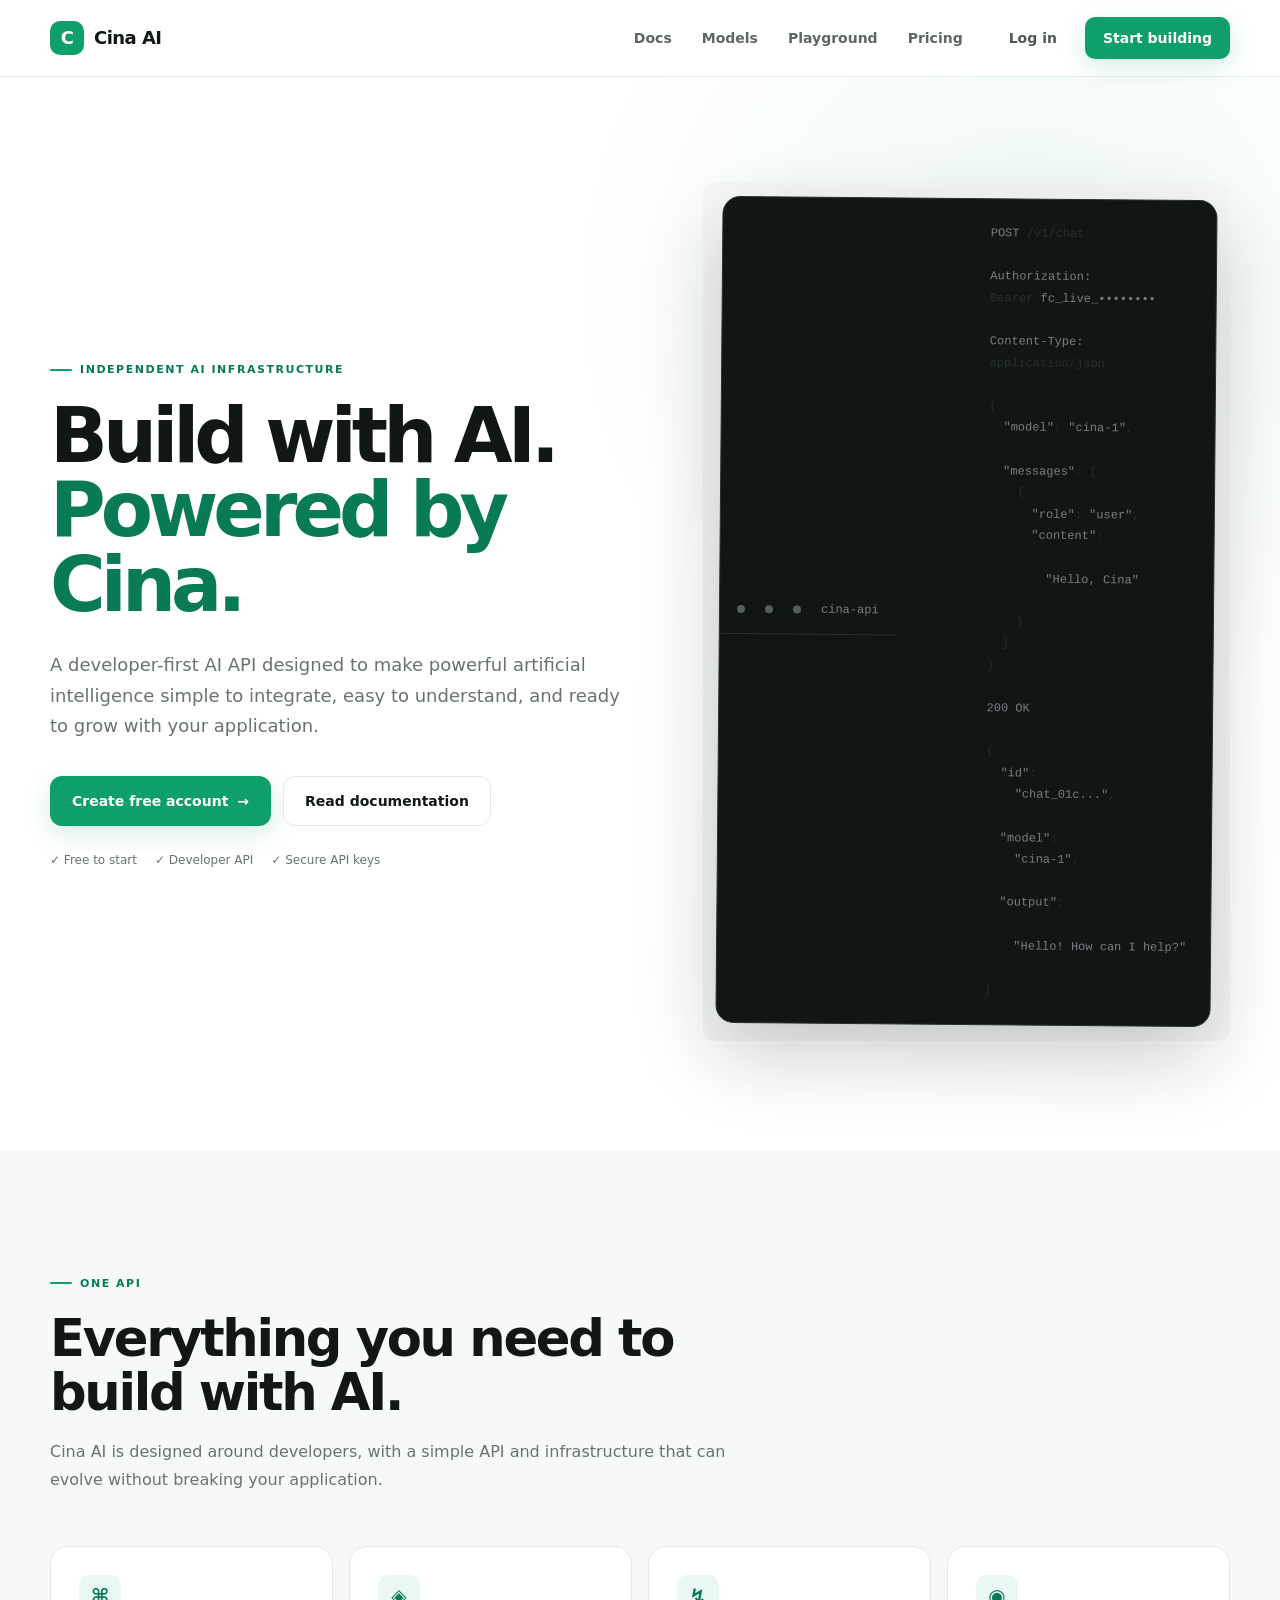
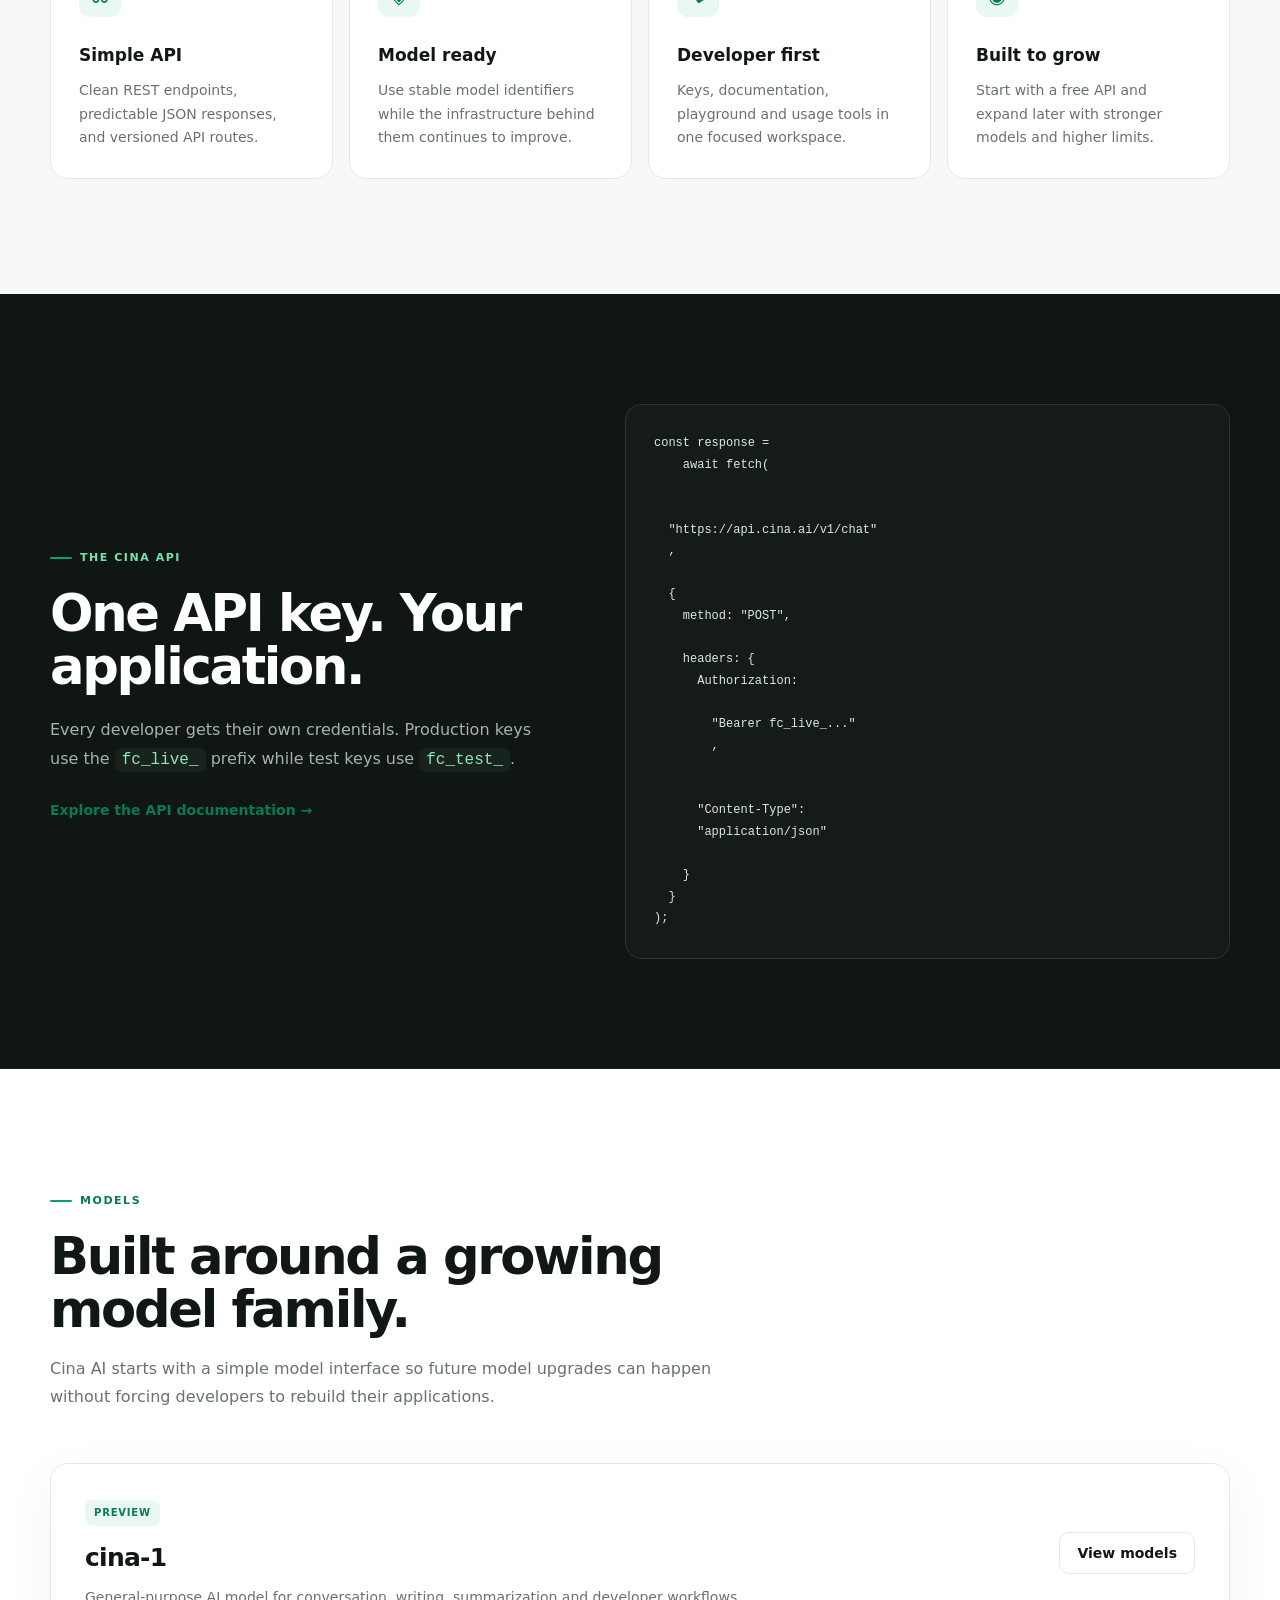
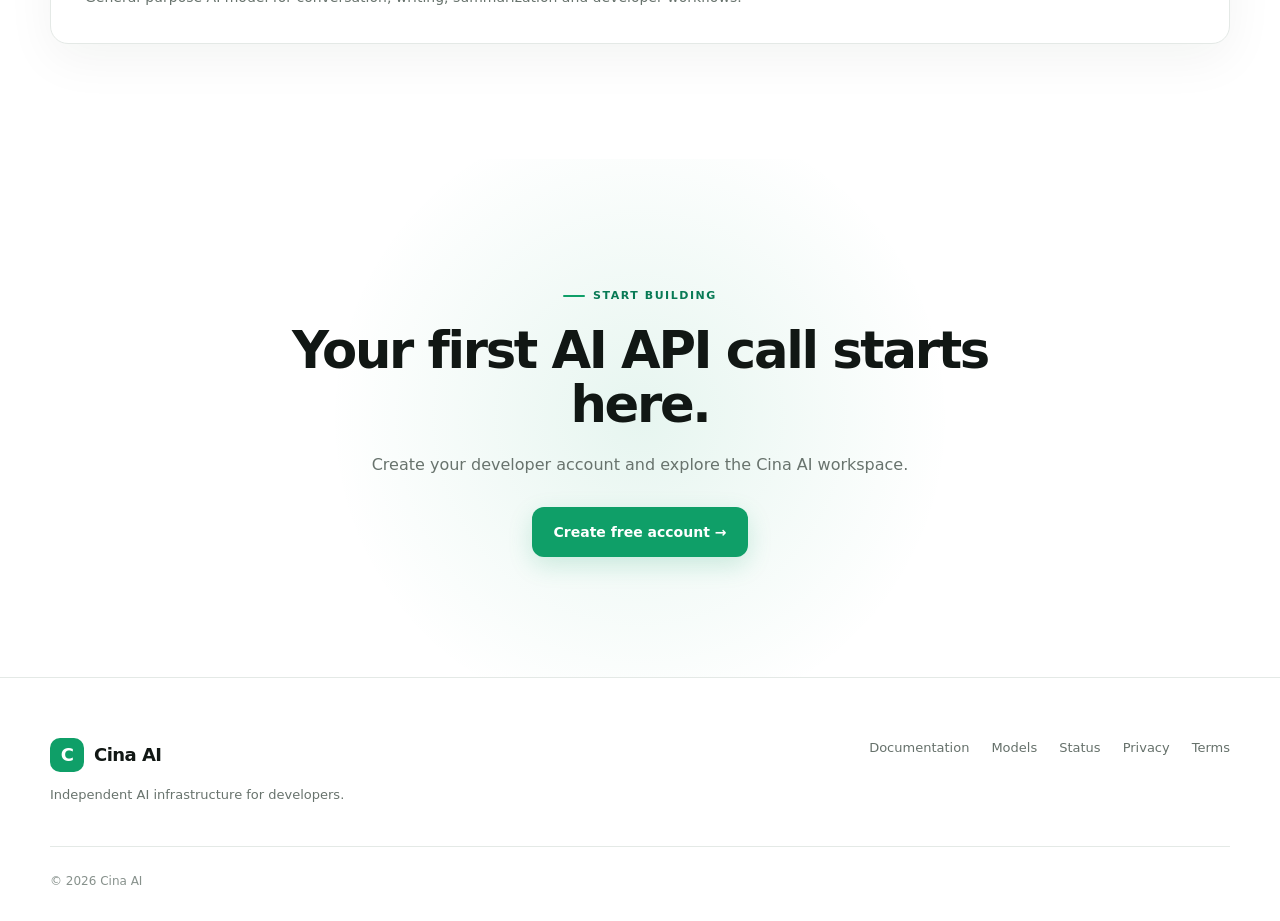
<file: index.html>
<!DOCTYPE html>
<html lang="en">
<head>
    <meta charset="UTF-8">
    <meta name="viewport" content="width=device-width, initial-scale=1.0">

    <title>Cina AI — Independent AI Infrastructure</title>

    <meta
        name="description"
        content="Cina AI is an independent AI API built for developers."
    >

    <link rel="stylesheet" href="assets/css/style.css">
</head>

<body>

<header class="site-header">
    <div class="container nav">

        <a href="index.html" class="brand">
            <span class="brand-mark">C</span>
            <span class="brand-name">Cina AI</span>
        </a>

        <nav class="main-nav">
            <a href="docs/index.html">Docs</a>
            <a href="models/index.html">Models</a>
            <a href="playground/index.html">Playground</a>
            <a href="pricing.html">Pricing</a>
        </nav>

        <div class="nav-actions">
            <a href="auth/login.html" class="btn btn-ghost">
                Log in
            </a>

            <a href="auth/signup.html" class="btn btn-primary">
                Start building
            </a>
        </div>

        <button class="mobile-menu" id="mobileMenu">
            ☰
        </button>

    </div>
</header>


<main>

    <!-- HERO -->

    <section class="hero">
        <div class="container hero-grid">

            <div class="hero-content">

                <div class="eyebrow">
                    INDEPENDENT AI INFRASTRUCTURE
                </div>

                <h1>
                    Build with AI.
                    <span>Powered by Cina.</span>
                </h1>

                <p class="hero-description">
                    A developer-first AI API designed to make powerful
                    artificial intelligence simple to integrate, easy to
                    understand, and ready to grow with your application.
                </p>

                <div class="hero-actions">

                    <a
                        href="auth/signup.html"
                        class="btn btn-primary btn-large"
                    >
                        Create free account
                        <span>→</span>
                    </a>

                    <a
                        href="docs/index.html"
                        class="btn btn-secondary btn-large"
                    >
                        Read documentation
                    </a>

                </div>

                <div class="hero-points">
                    <span>✓ Free to start</span>
                    <span>✓ Developer API</span>
                    <span>✓ Secure API keys</span>
                </div>

            </div>


            <div class="api-preview">

                <div class="terminal">

                    <div class="terminal-header">

                        <div class="terminal-dots">
                            <span></span>
                            <span></span>
                            <span></span>
                        </div>

                        <span class="terminal-title">
                            cina-api
                        </span>

                    </div>


                    <div class="terminal-body">

<pre><code><span class="code-method">POST</span> /v1/chat

<span class="code-label">Authorization:</span>
Bearer <span class="code-key">fc_live_••••••••</span>

<span class="code-label">Content-Type:</span>
application/json

{
  <span class="code-property">"model"</span>: <span class="code-string">"cina-1"</span>,

  <span class="code-property">"messages"</span>: [
    {
      <span class="code-property">"role"</span>: <span class="code-string">"user"</span>,
      <span class="code-property">"content"</span>:
        <span class="code-string">
        "Hello, Cina"
        </span>
    }
  ]
}

<span class="code-success">200 OK</span>

{
  <span class="code-property">"id"</span>:
    <span class="code-string">"chat_01c..."</span>,

  <span class="code-property">"model"</span>:
    <span class="code-string">"cina-1"</span>,

  <span class="code-property">"output"</span>:
    <span class="code-string">
    "Hello! How can I help?"
    </span>
}</code></pre>

                    </div>

                </div>

            </div>

        </div>
    </section>


    <!-- FEATURES -->

    <section class="section features-section">

        <div class="container">

            <div class="section-heading">

                <div class="eyebrow">
                    ONE API
                </div>

                <h2>
                    Everything you need to build with AI.
                </h2>

                <p>
                    Cina AI is designed around developers,
                    with a simple API and infrastructure that
                    can evolve without breaking your application.
                </p>

            </div>


            <div class="feature-grid">

                <article class="feature-card">

                    <div class="feature-icon">
                        ⌘
                    </div>

                    <h3>
                        Simple API
                    </h3>

                    <p>
                        Clean REST endpoints, predictable JSON
                        responses, and versioned API routes.
                    </p>

                </article>


                <article class="feature-card">

                    <div class="feature-icon">
                        ◈
                    </div>

                    <h3>
                        Model ready
                    </h3>

                    <p>
                        Use stable model identifiers while the
                        infrastructure behind them continues to improve.
                    </p>

                </article>


                <article class="feature-card">

                    <div class="feature-icon">
                        ↯
                    </div>

                    <h3>
                        Developer first
                    </h3>

                    <p>
                        Keys, documentation, playground and
                        usage tools in one focused workspace.
                    </p>

                </article>


                <article class="feature-card">

                    <div class="feature-icon">
                        ◉
                    </div>

                    <h3>
                        Built to grow
                    </h3>

                    <p>
                        Start with a free API and expand later
                        with stronger models and higher limits.
                    </p>

                </article>

            </div>

        </div>

    </section>


    <!-- API SECTION -->

    <section class="api-section">

        <div class="container api-grid">

            <div class="api-content">

                <div class="eyebrow">
                    THE CINA API
                </div>

                <h2>
                    One API key.
                    Your application.
                </h2>

                <p>
                    Every developer gets their own credentials.
                    Production keys use the
                    <code>fc_live_</code> prefix while test
                    keys use <code>fc_test_</code>.
                </p>

                <a
                    href="docs/index.html"
                    class="text-link"
                >
                    Explore the API documentation →
                </a>

            </div>


            <div class="mini-terminal">

<pre><code><span>const</span> response =
    <span>await</span> fetch(

  <span class="string">
  "https://api.cina.ai/v1/chat"
  </span>,

  {
    method: <span class="string">"POST"</span>,

    headers: {
      Authorization:
        <span class="string">
        "Bearer fc_live_..."
        </span>,

      <span class="string">
      "Content-Type":
      "application/json"
      </span>
    }
  }
);</code></pre>

            </div>

        </div>

    </section>


    <!-- MODELS -->

    <section class="section">

        <div class="container">

            <div class="section-heading">

                <div class="eyebrow">
                    MODELS
                </div>

                <h2>
                    Built around a growing model family.
                </h2>

                <p>
                    Cina AI starts with a simple model interface
                    so future model upgrades can happen without
                    forcing developers to rebuild their applications.
                </p>

            </div>


            <div class="model-preview">

                <div class="model-preview-content">

                    <span class="status-badge">
                        PREVIEW
                    </span>

                    <h3>
                        cina-1
                    </h3>

                    <p>
                        General-purpose AI model for conversation,
                        writing, summarization and developer workflows.
                    </p>

                </div>

                <a
                    href="models/index.html"
                    class="btn btn-secondary"
                >
                    View models
                </a>

            </div>

        </div>

    </section>


    <!-- CTA -->

    <section class="cta-section">

        <div class="container">

            <div class="eyebrow">
                START BUILDING
            </div>

            <h2>
                Your first AI API call starts here.
            </h2>

            <p>
                Create your developer account and explore
                the Cina AI workspace.
            </p>

            <a
                href="auth/signup.html"
                class="btn btn-primary btn-large"
            >
                Create free account →
            </a>

        </div>

    </section>

</main>


<footer class="site-footer">

    <div class="container footer-grid">

        <div>

            <a href="index.html" class="brand">

                <span class="brand-mark">
                    C
                </span>

                <span class="brand-name">
                    Cina AI
                </span>

            </a>

            <p>
                Independent AI infrastructure
                for developers.
            </p>

        </div>


        <div class="footer-links">

            <a href="docs/index.html">
                Documentation
            </a>

            <a href="models/index.html">
                Models
            </a>

            <a href="status/index.html">
                Status
            </a>

            <a href="legal/privacy.html">
                Privacy
            </a>

            <a href="legal/terms.html">
                Terms
            </a>

        </div>


        <div class="footer-bottom">

            © 2026 Cina AI

        </div>

    </div>

</footer>


<script src="assets/js/app.js"></script>

</body>
</html>
</file>
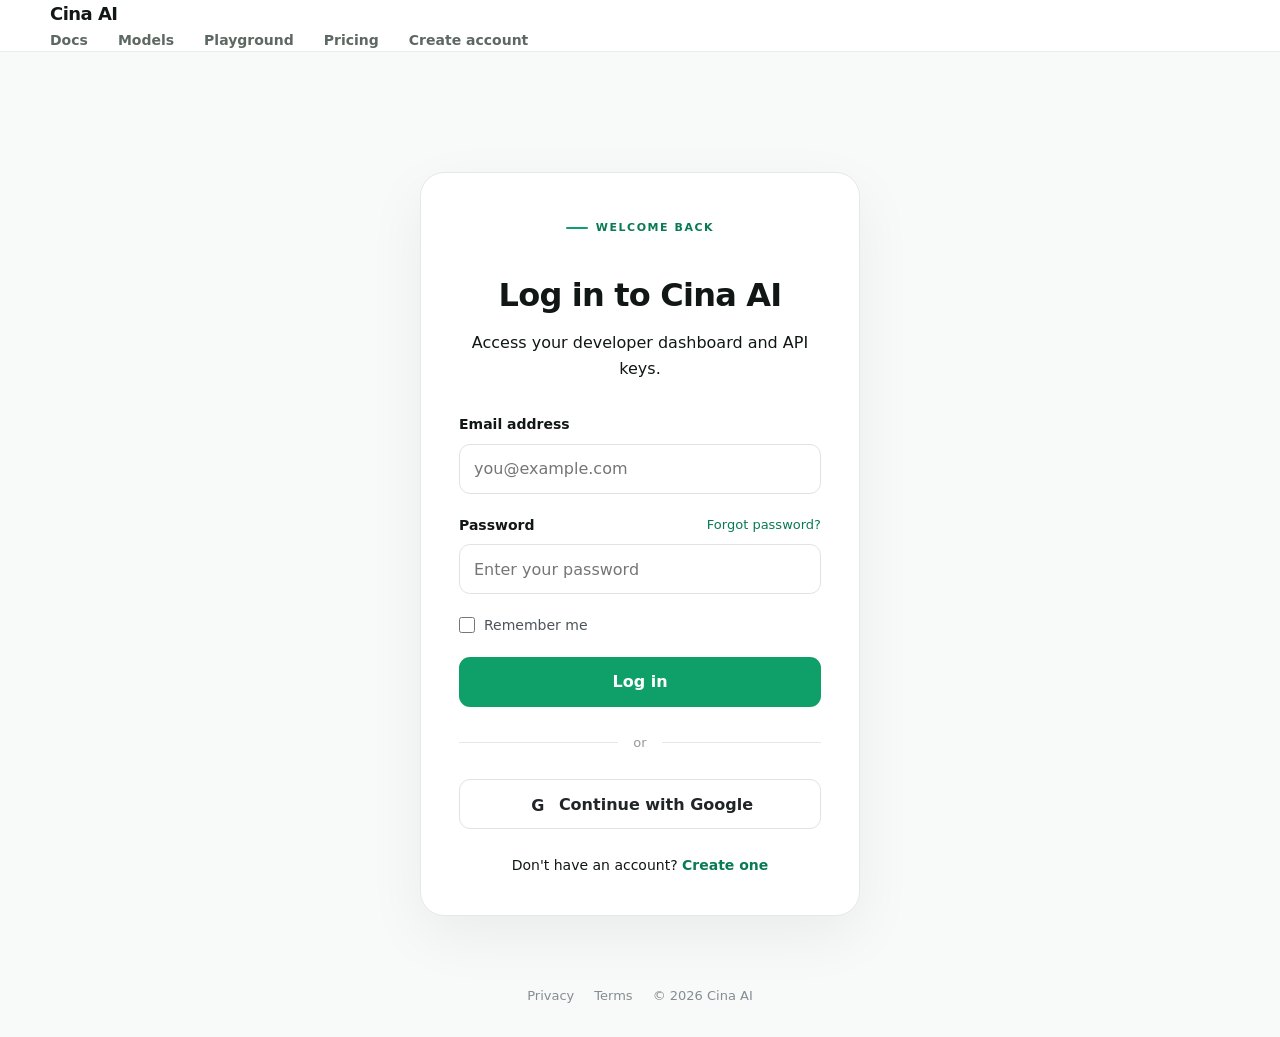
<file: dashboard/index.html>
<!DOCTYPE html>
<html lang="en">
<head>
  <meta charset="UTF-8">
  <meta name="viewport" content="width=device-width, initial-scale=1.0">
  <meta name="description" content="Cina AI developer dashboard.">
  <title>Dashboard — Cina AI</title>
  <link rel="stylesheet" href="../assets/css/style.css">
</head>
<body class="dashboard-page">

<header class="dashboard-header">
  <div class="container dashboard-nav">
    <a href="../index.html" class="brand">Cina AI</a>

    <div class="dashboard-user">
      <span class="user-avatar" id="userAvatar">A</span>
      <span class="user-name" id="userName">Developer</span>
    </div>
  </div>
</header>

<div class="dashboard-layout">

  <aside class="dashboard-sidebar">
    <nav class="dashboard-menu">

      <div class="dashboard-menu-group">
        <span class="dashboard-menu-title">Workspace</span>

        <a href="index.html" class="dashboard-link active">
          <span>⌂</span>
          Overview
        </a>

        <a href="usage.html" class="dashboard-link">
          <span>◷</span>
          Usage
        </a>

        <a href="keys.html" class="dashboard-link">
          <span>⚿</span>
          API Keys
        </a>

        <a href="activity.html" class="dashboard-link">
          <span>↕</span>
          Activity
        </a>
      </div>

      <div class="dashboard-menu-group">
        <span class="dashboard-menu-title">Platform</span>

        <a href="../models/index.html" class="dashboard-link">
          <span>◈</span>
          Models
        </a>

        <a href="../playground/index.html" class="dashboard-link">
          <span>▷</span>
          Playground
        </a>

        <a href="../docs/index.html" class="dashboard-link">
          <span>?</span>
          Documentation
        </a>
      </div>

      <div class="dashboard-menu-group">
        <span class="dashboard-menu-title">Account</span>

        <a href="settings.html" class="dashboard-link">
          <span>⚙</span>
          Settings
        </a>

        <a href="../index.html" class="dashboard-link" id="signOutLink">
          <span>↪</span>
          Sign out
        </a>
      </div>

    </nav>
  </aside>

  <main class="dashboard-content">

    <div class="dashboard-top">
      <div>
        <span class="eyebrow">DEVELOPER DASHBOARD</span>
        <h1 id="welcomeTitle">Welcome back.</h1>
        <p>Manage your Cina AI API access and development activity.</p>
      </div>

      <a href="../playground/index.html" class="dashboard-primary-button">
        Open Playground
      </a>
    </div>

    <section class="dashboard-stats">

      <article class="dashboard-stat-card">
        <span class="stat-label">API requests</span>
        <strong id="requestCount">0</strong>
        <small>This month</small>
      </article>

      <article class="dashboard-stat-card">
        <span class="stat-label">Tokens used</span>
        <strong id="tokenCount">0</strong>
        <small>This month</small>
      </article>

      <article class="dashboard-stat-card">
        <span class="stat-label">API keys</span>
        <strong id="apiKeyCount">0</strong>
        <small>Active keys</small>
      </article>

      <article class="dashboard-stat-card">
        <span class="stat-label">Current plan</span>
        <strong>Free</strong>
        <small>Cina AI</small>
      </article>

    </section>

    <section class="dashboard-grid">

      <article class="dashboard-panel">
        <div class="panel-header">
          <div>
            <h2>API access</h2>
            <p>Your connection to the Cina AI API.</p>
          </div>

          <span class="status-pill" id="apiStatus">Checking...</span>
        </div>

        <div class="api-preview">
          <div>
            <span>Base URL</span>
            <code>https://infections-learning-jar-strategic.trycloudflare.com/v1</code>
          </div>

          <div>
            <span>Default model</span>
            <code>cina-1</code>
          </div>

          <div>
            <span>Authentication</span>
            <code>Bearer fc_live_...</code>
          </div>
        </div>

        <a href="keys.html" class="panel-link">
          Manage API keys →
        </a>
      </article>

      <article class="dashboard-panel">
        <div class="panel-header">
          <div>
            <h2>Quick start</h2>
            <p>Make your first API request.</p>
          </div>
        </div>

        <div class="quick-actions">
          <a href="../docs/index.html" class="quick-action">
            <strong>Read the docs</strong>
            <span>Learn how the API works →</span>
          </a>

          <a href="../playground/index.html" class="quick-action">
            <strong>Try the Playground</strong>
            <span>Test Cina AI in your browser →</span>
          </a>

          <a href="keys.html" class="quick-action">
            <strong>Create an API key</strong>
            <span>Connect your application →</span>
          </a>
        </div>
      </article>

    </section>

    <section class="dashboard-panel activity-panel">

      <div class="panel-header">
        <div>
          <h2>Recent activity</h2>
          <p>Your latest API and account activity.</p>
        </div>

        <a href="activity.html" class="panel-link">
          View all →
        </a>
      </div>

      <div class="empty-state" id="emptyActivity">
        <div class="empty-icon">◷</div>
        <h3>No activity yet</h3>
        <p>
          Your API requests and account activity will appear here
          once you start using Cina AI.
        </p>

        <a href="../playground/index.html" class="dashboard-secondary-button">
          Try Cina AI
        </a>
      </div>

    </section>

  </main>
</div>

<script src="../assets/js/app.js"></script>
<script src="../assets/js/api.js"></script>

<script>
  const jwt =
    localStorage.getItem("cina_jwt") ||
    sessionStorage.getItem("cina_jwt");

  if (!jwt) {
    window.location.href = "../auth/login.html";
  }

  const userName = document.getElementById("userName");
  const userAvatar = document.getElementById("userAvatar");
  const welcomeTitle = document.getElementById("welcomeTitle");
  const apiKeyCount = document.getElementById("apiKeyCount");
  const apiStatus = document.getElementById("apiStatus");
  const signOutLink = document.getElementById("signOutLink");

  function loadUser() {
    const savedUser = localStorage.getItem("cina_user");

    if (!savedUser) {
      const email =
        localStorage.getItem("cina_user_email") ||
        sessionStorage.getItem("cina_user_email");

      if (email) {
        userName.textContent = email;
        welcomeTitle.textContent = "Welcome back.";
        userAvatar.textContent = email.charAt(0).toUpperCase();
      }

      return;
    }

    try {
      const user = JSON.parse(savedUser);

      const name =
        user.name ||
        user.full_name ||
        user.email ||
        "Developer";

      userName.textContent = name;
      welcomeTitle.textContent = `Welcome back, ${name.split(" ")[0]}.`;
      userAvatar.textContent = name.charAt(0).toUpperCase();

    } catch {
      userName.textContent = "Developer";
    }
  }

  async function loadDashboard() {
    try {
      const keysResult = await CinaAPI.getApiKeys(jwt);

      const keys =
        Array.isArray(keysResult)
          ? keysResult
          : keysResult.data?.keys ||
            keysResult.data ||
            keysResult.keys ||
            [];

      const activeKeys = keys.filter((key) => {
        return (
          key.revoked !== true &&
          key.is_revoked !== true &&
          key.status !== "revoked"
        );
      });

      apiKeyCount.textContent = activeKeys.length;
      apiStatus.textContent = "Ready";
      apiStatus.classList.remove("error");

    } catch (error) {
      apiStatus.textContent = "Unavailable";
      apiStatus.classList.add("error");

      if (
        error.message &&
        (
          error.message.toLowerCase().includes("unauthorized") ||
          error.message.toLowerCase().includes("token") ||
          error.message.includes("401")
        )
      ) {
        localStorage.removeItem("cina_jwt");
        sessionStorage.removeItem("cina_jwt");
        localStorage.removeItem("cina_user");
        localStorage.removeItem("cina_user_email");

        window.location.href = "../auth/login.html";
      }
    }
  }

  signOutLink.addEventListener("click", (event) => {
    event.preventDefault();

    localStorage.removeItem("cina_jwt");
    sessionStorage.removeItem("cina_jwt");

    localStorage.removeItem("cina_user");
    localStorage.removeItem("cina_user_email");

    sessionStorage.removeItem("cina_user_email");

    window.location.href = "../index.html";
  });

  loadUser();
  loadDashboard();
</script>

</body>
</html>
</file>
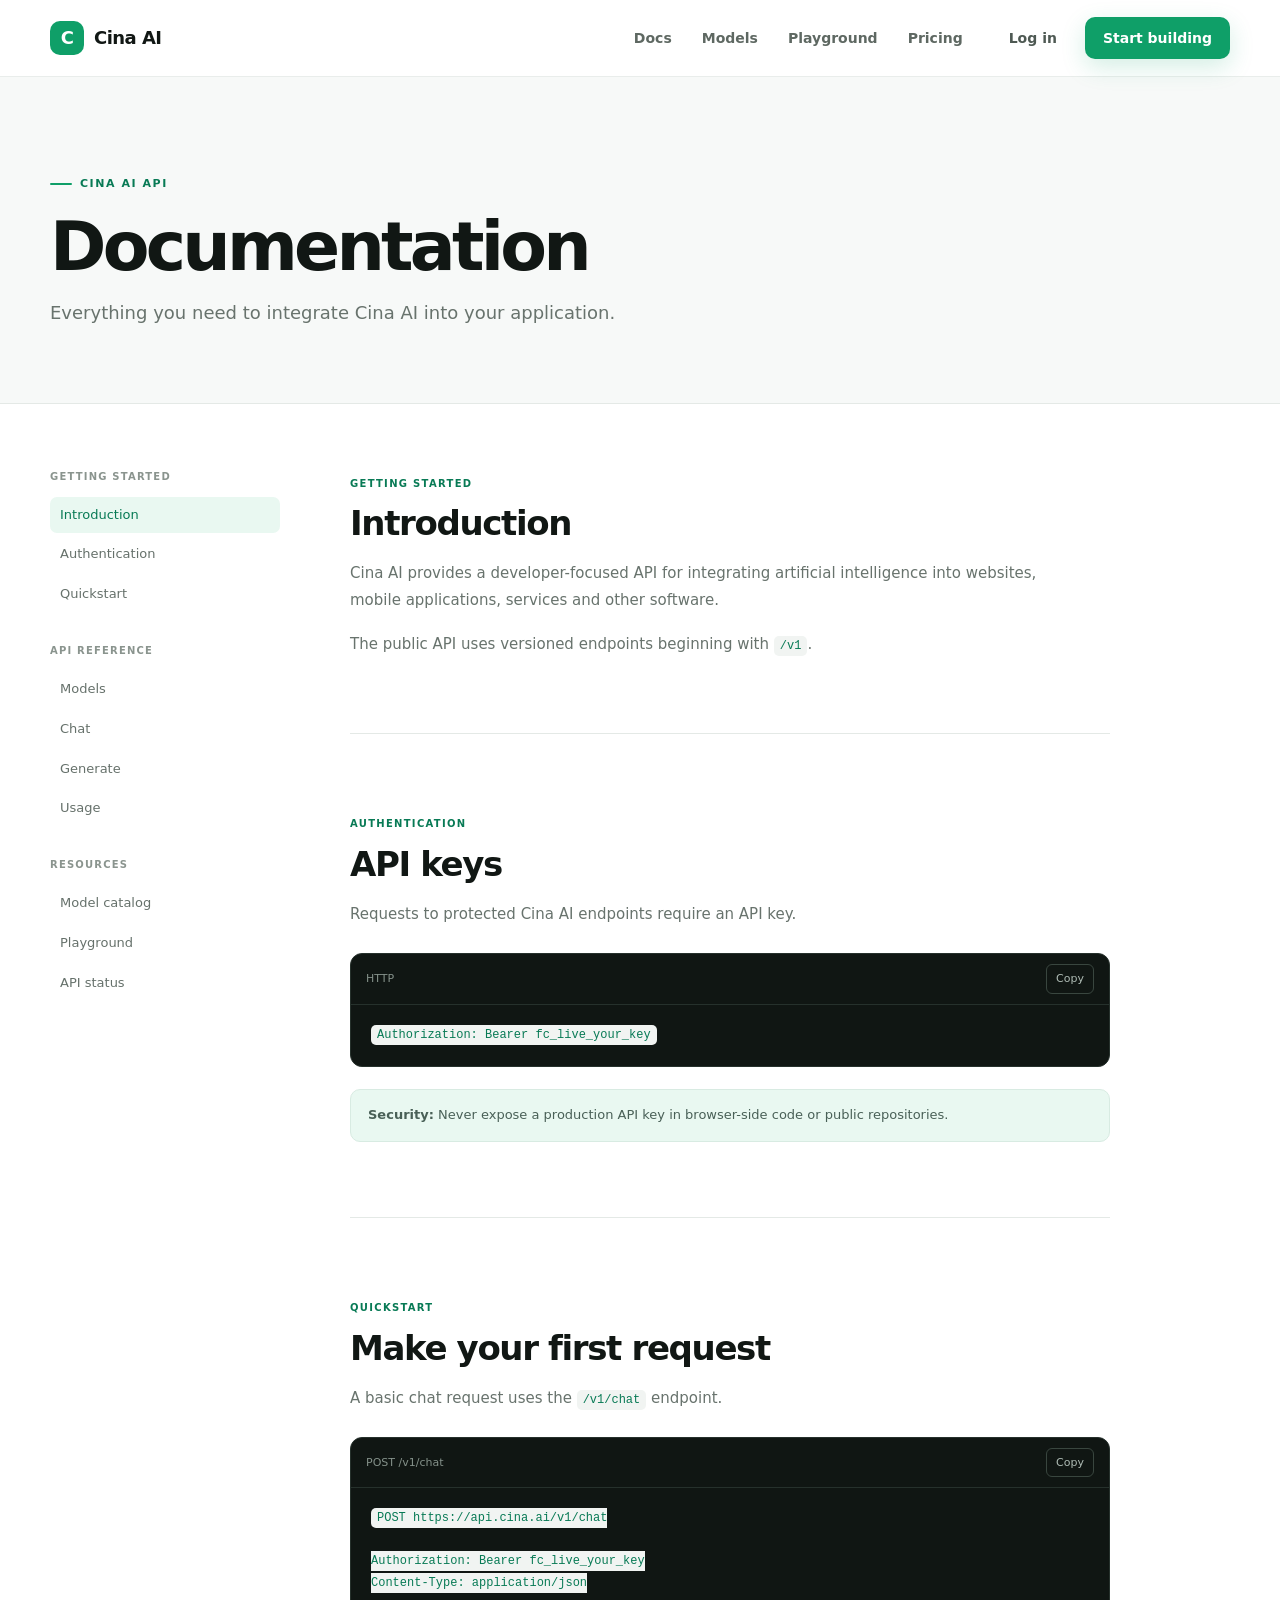
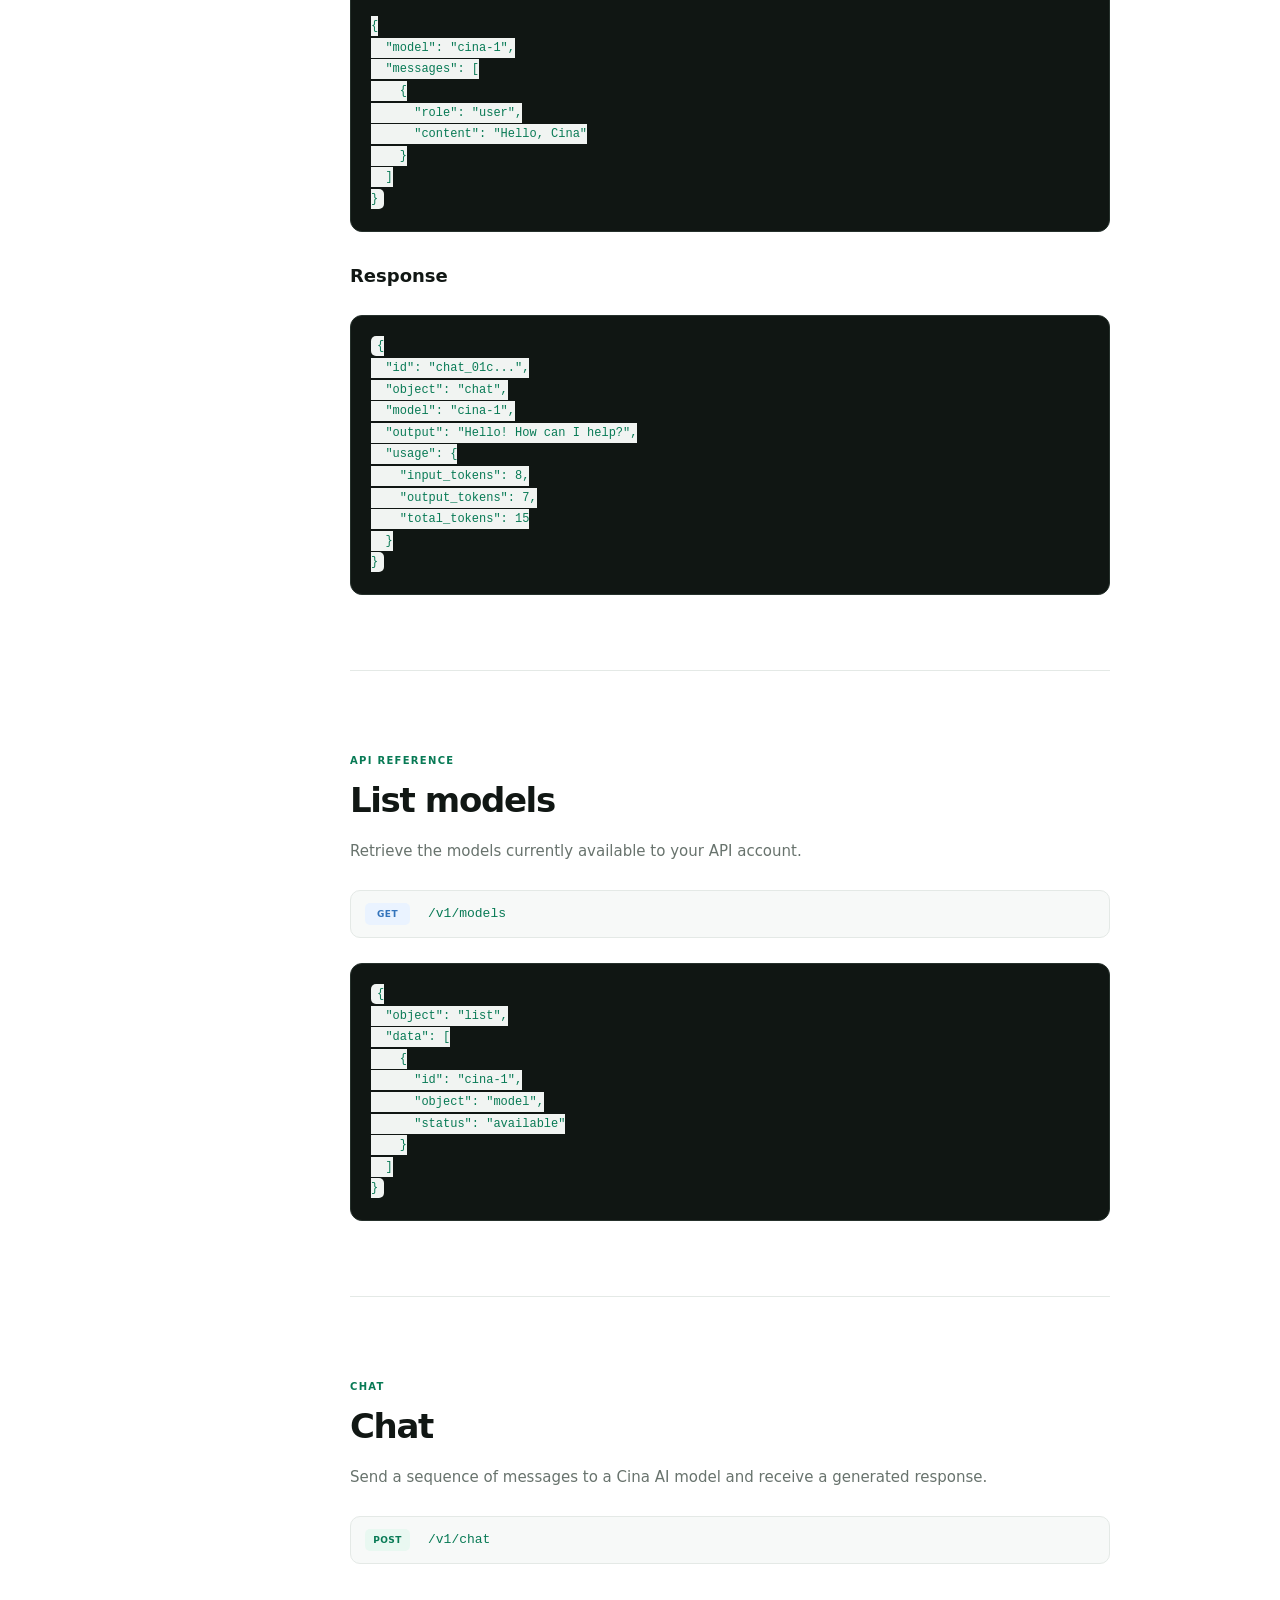
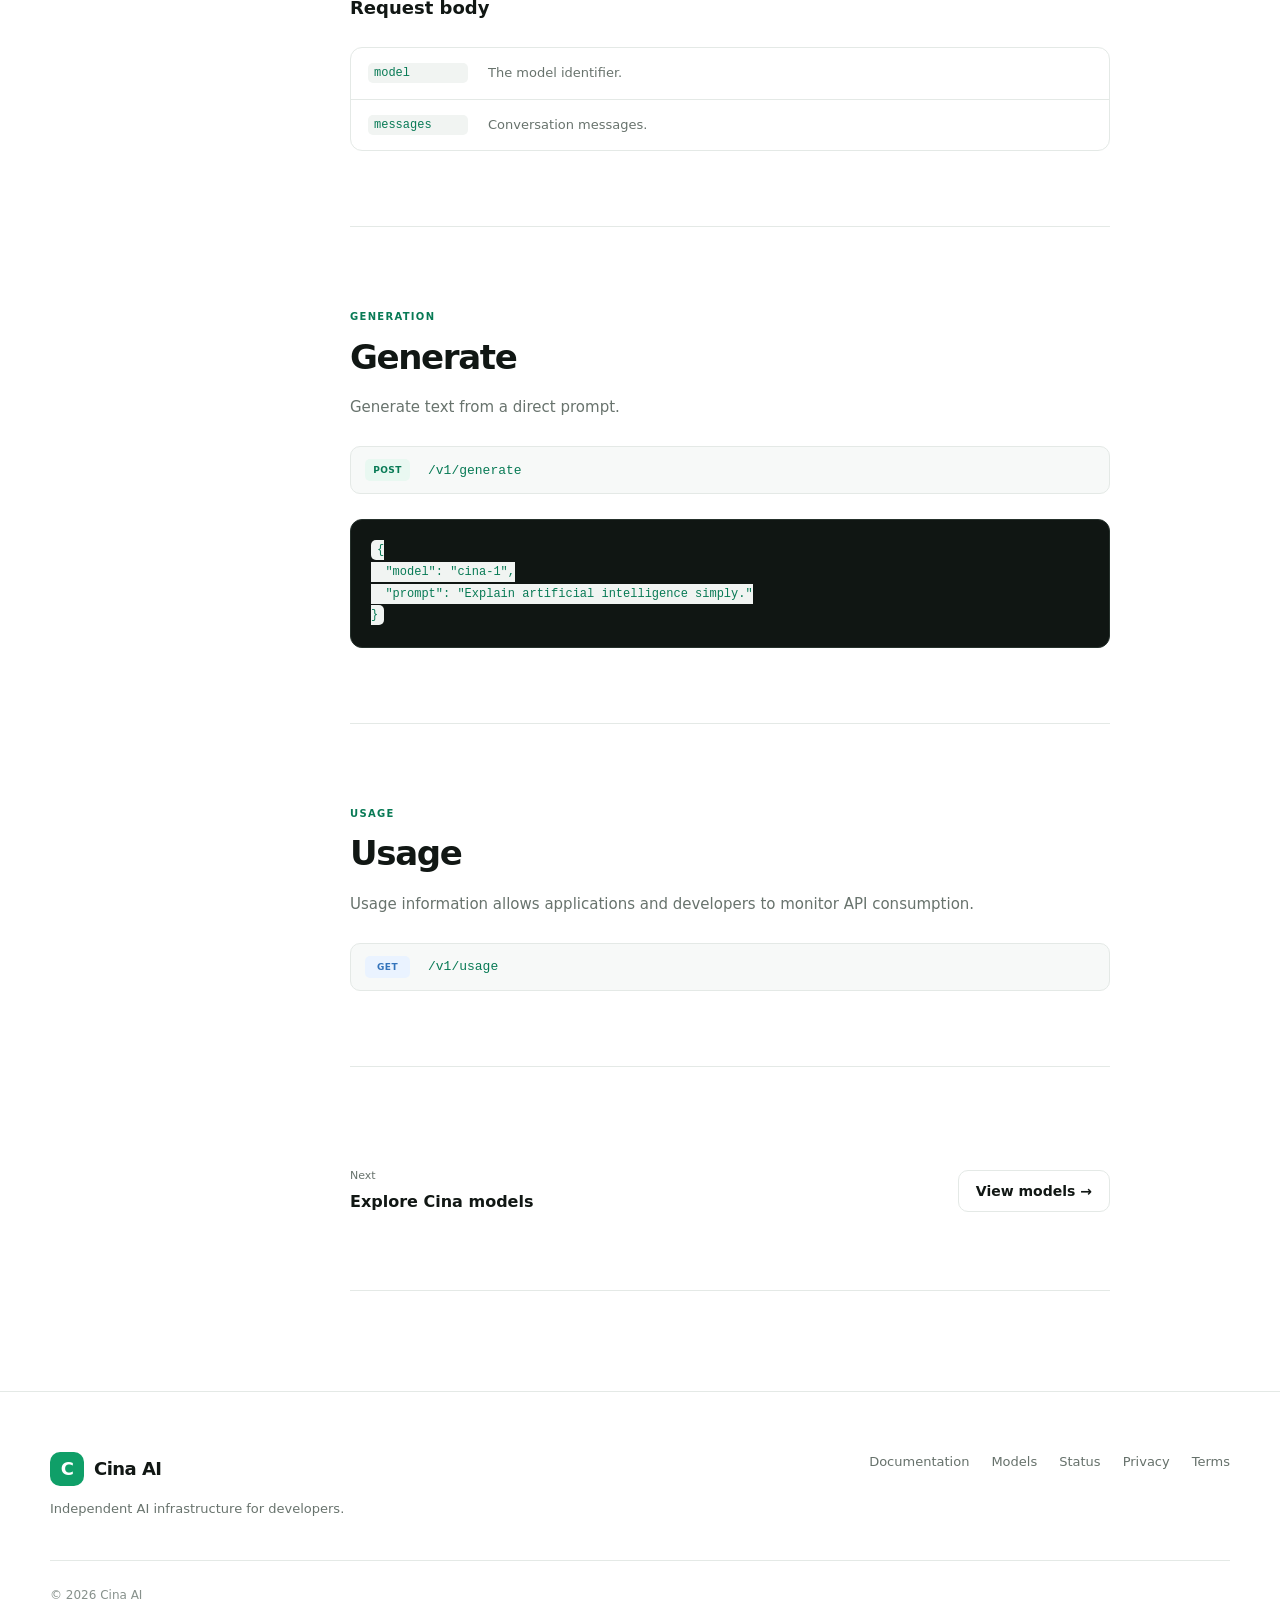
<file: docs/index.html>
<!DOCTYPE html>
<html lang="en">
<head>
    <meta charset="UTF-8">
    <meta name="viewport" content="width=device-width, initial-scale=1.0">

    <title>Documentation — Cina AI</title>

    <meta
        name="description"
        content="Cina AI API documentation for developers."
    >

    <link rel="stylesheet" href="../assets/css/style.css">
</head>

<body>

<header class="site-header">
    <div class="container nav">

        <a href="../index.html" class="brand">
            <span class="brand-mark">C</span>
            <span class="brand-name">Cina AI</span>
        </a>

        <nav class="main-nav">
            <a href="index.html">Docs</a>
            <a href="../models/index.html">Models</a>
            <a href="../playground/index.html">Playground</a>
            <a href="../pricing.html">Pricing</a>
        </nav>

        <div class="nav-actions">
            <a href="../auth/login.html" class="btn btn-ghost">
                Log in
            </a>

            <a href="../auth/signup.html" class="btn btn-primary">
                Start building
            </a>
        </div>

        <button class="mobile-menu" id="mobileMenu">
            ☰
        </button>

    </div>
</header>


<main class="docs-page">

    <section class="docs-hero">
        <div class="container">

            <div class="eyebrow">
                CINA AI API
            </div>

            <h1>
                Documentation
            </h1>

            <p>
                Everything you need to integrate Cina AI
                into your application.
            </p>

        </div>
    </section>


    <section class="docs-layout">

        <div class="container docs-grid">

            <aside class="docs-sidebar">

                <div class="docs-sidebar-group">

                    <span>GETTING STARTED</span>

                    <a href="#introduction" class="active">
                        Introduction
                    </a>

                    <a href="#authentication">
                        Authentication
                    </a>

                    <a href="#quickstart">
                        Quickstart
                    </a>

                </div>


                <div class="docs-sidebar-group">

                    <span>API REFERENCE</span>

                    <a href="#models">
                        Models
                    </a>

                    <a href="#chat">
                        Chat
                    </a>

                    <a href="#generate">
                        Generate
                    </a>

                    <a href="#usage">
                        Usage
                    </a>

                </div>


                <div class="docs-sidebar-group">

                    <span>RESOURCES</span>

                    <a href="../models/index.html">
                        Model catalog
                    </a>

                    <a href="../playground/index.html">
                        Playground
                    </a>

                    <a href="../status/index.html">
                        API status
                    </a>

                </div>

            </aside>


            <article class="docs-content">

                <section id="introduction">

                    <span class="docs-label">
                        GETTING STARTED
                    </span>

                    <h2>
                        Introduction
                    </h2>

                    <p>
                        Cina AI provides a developer-focused API
                        for integrating artificial intelligence
                        into websites, mobile applications,
                        services and other software.
                    </p>

                    <p>
                        The public API uses versioned endpoints
                        beginning with <code>/v1</code>.
                    </p>

                </section>


                <section id="authentication">

                    <span class="docs-label">
                        AUTHENTICATION
                    </span>

                    <h2>
                        API keys
                    </h2>

                    <p>
                        Requests to protected Cina AI endpoints
                        require an API key.
                    </p>

                    <div class="code-block">

                        <div class="code-header">
                            <span>HTTP</span>
                            <button
                                data-copy="Authorization: Bearer fc_live_your_key"
                            >
                                Copy
                            </button>
                        </div>

<pre><code>Authorization: Bearer fc_live_your_key</code></pre>

                    </div>

                    <div class="docs-note">
                        <strong>Security:</strong>
                        Never expose a production API key in
                        browser-side code or public repositories.
                    </div>

                </section>


                <section id="quickstart">

                    <span class="docs-label">
                        QUICKSTART
                    </span>

                    <h2>
                        Make your first request
                    </h2>

                    <p>
                        A basic chat request uses the
                        <code>/v1/chat</code> endpoint.
                    </p>

                    <div class="code-block">

                        <div class="code-header">
                            <span>POST /v1/chat</span>
                            <button
                                data-copy="POST /v1/chat"
                            >
                                Copy
                            </button>
                        </div>

<pre><code>POST https://api.cina.ai/v1/chat

Authorization: Bearer fc_live_your_key
Content-Type: application/json

{
  "model": "cina-1",
  "messages": [
    {
      "role": "user",
      "content": "Hello, Cina"
    }
  ]
}</code></pre>

                    </div>


                    <h3>
                        Response
                    </h3>

                    <div class="code-block">

<pre><code>{
  "id": "chat_01c...",
  "object": "chat",
  "model": "cina-1",
  "output": "Hello! How can I help?",
  "usage": {
    "input_tokens": 8,
    "output_tokens": 7,
    "total_tokens": 15
  }
}</code></pre>

                    </div>

                </section>


                <section id="models">

                    <span class="docs-label">
                        API REFERENCE
                    </span>

                    <h2>
                        List models
                    </h2>

                    <p>
                        Retrieve the models currently available
                        to your API account.
                    </p>

                    <div class="endpoint">
                        <span class="method get">
                            GET
                        </span>

                        <code>
                            /v1/models
                        </code>
                    </div>

                    <div class="code-block">

<pre><code>{
  "object": "list",
  "data": [
    {
      "id": "cina-1",
      "object": "model",
      "status": "available"
    }
  ]
}</code></pre>

                    </div>

                </section>


                <section id="chat">

                    <span class="docs-label">
                        CHAT
                    </span>

                    <h2>
                        Chat
                    </h2>

                    <p>
                        Send a sequence of messages to a Cina AI
                        model and receive a generated response.
                    </p>

                    <div class="endpoint">
                        <span class="method post">
                            POST
                        </span>

                        <code>
                            /v1/chat
                        </code>
                    </div>

                    <h3>
                        Request body
                    </h3>

                    <div class="parameter-list">

                        <div>
                            <code>model</code>
                            <span>
                                The model identifier.
                            </span>
                        </div>

                        <div>
                            <code>messages</code>
                            <span>
                                Conversation messages.
                            </span>
                        </div>

                    </div>

                </section>


                <section id="generate">

                    <span class="docs-label">
                        GENERATION
                    </span>

                    <h2>
                        Generate
                    </h2>

                    <p>
                        Generate text from a direct prompt.
                    </p>

                    <div class="endpoint">
                        <span class="method post">
                            POST
                        </span>

                        <code>
                            /v1/generate
                        </code>
                    </div>

                    <div class="code-block">

<pre><code>{
  "model": "cina-1",
  "prompt": "Explain artificial intelligence simply."
}</code></pre>

                    </div>

                </section>


                <section id="usage">

                    <span class="docs-label">
                        USAGE
                    </span>

                    <h2>
                        Usage
                    </h2>

                    <p>
                        Usage information allows applications
                        and developers to monitor API consumption.
                    </p>

                    <div class="endpoint">
                        <span class="method get">
                            GET
                        </span>

                        <code>
                            /v1/usage
                        </code>
                    </div>

                </section>


                <section class="docs-next">

                    <div>
                        <span>Next</span>

                        <strong>
                            Explore Cina models
                        </strong>
                    </div>

                    <a
                        href="../models/index.html"
                        class="btn btn-secondary"
                    >
                        View models →
                    </a>

                </section>

            </article>

        </div>

    </section>

</main>


<footer class="site-footer">

    <div class="container footer-grid">

        <div>

            <a href="../index.html" class="brand">
                <span class="brand-mark">C</span>
                <span class="brand-name">Cina AI</span>
            </a>

            <p>
                Independent AI infrastructure for developers.
            </p>

        </div>

        <div class="footer-links">

            <a href="index.html">Documentation</a>
            <a href="../models/index.html">Models</a>
            <a href="../status/index.html">Status</a>
            <a href="../legal/privacy.html">Privacy</a>
            <a href="../legal/terms.html">Terms</a>

        </div>

        <div class="footer-bottom">
            © 2026 Cina AI
        </div>

    </div>

</footer>


<script src="../assets/js/app.js"></script>

</body>
</html>
</file>
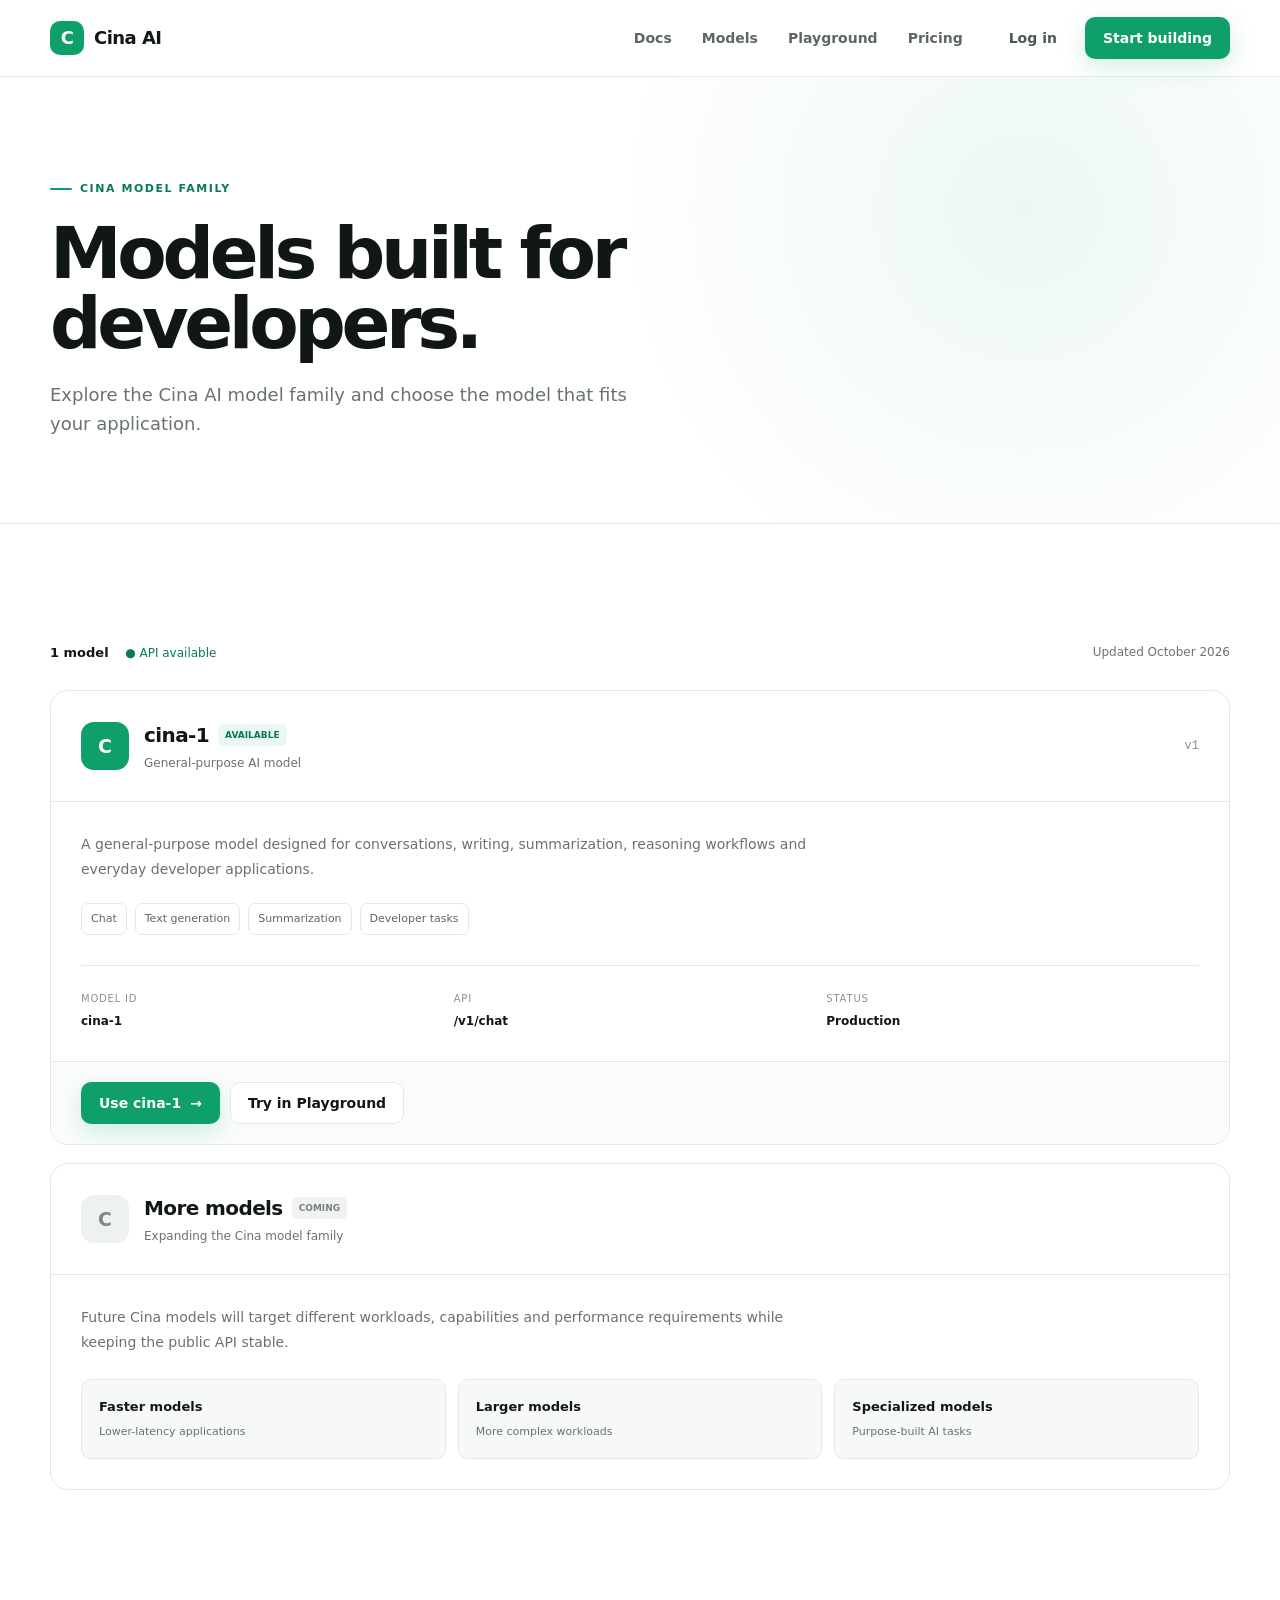
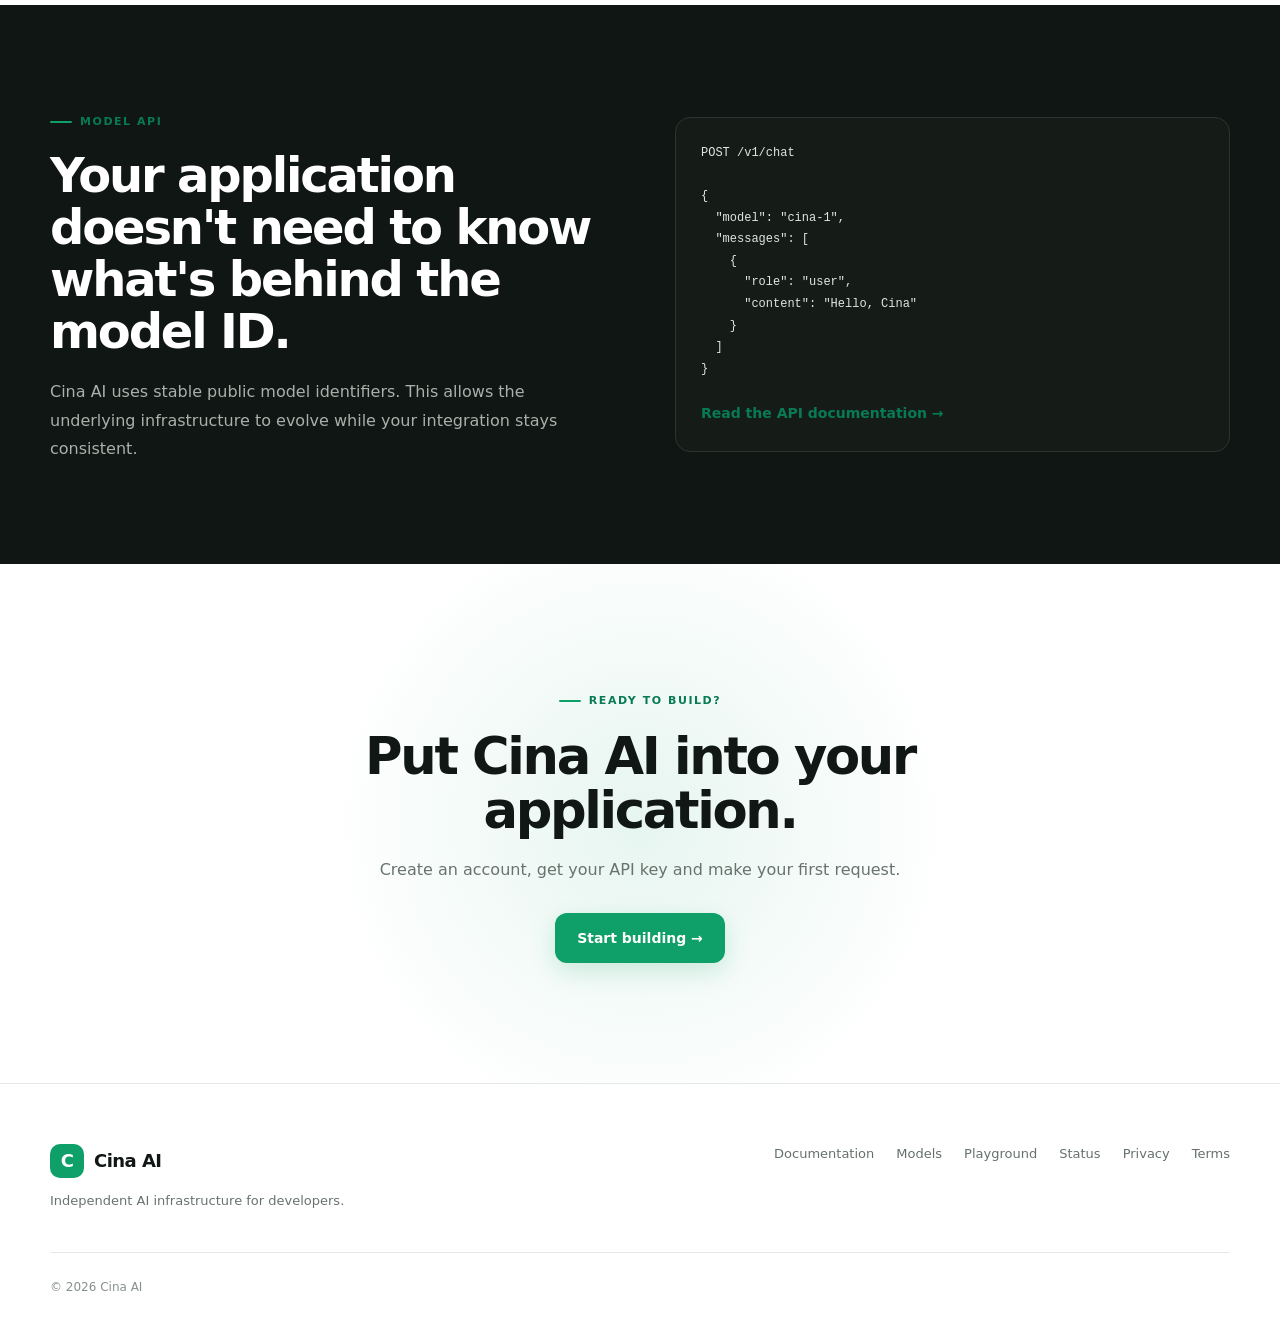
<file: models/index.html>
<!DOCTYPE html>
<html lang="en">
<head>
    <meta charset="UTF-8">
    <meta name="viewport" content="width=device-width, initial-scale=1.0">

    <title>Models — Cina AI</title>

    <meta
        name="description"
        content="Explore models available through the Cina AI API."
    >

    <link rel="stylesheet" href="../assets/css/style.css">
</head>

<body>

<header class="site-header">
    <div class="container nav">

        <a href="../index.html" class="brand">
            <span class="brand-mark">C</span>
            <span class="brand-name">Cina AI</span>
        </a>

        <nav class="main-nav">
            <a href="../docs/index.html">Docs</a>
            <a href="index.html">Models</a>
            <a href="../playground/index.html">Playground</a>
            <a href="../pricing.html">Pricing</a>
        </nav>

        <div class="nav-actions">
            <a href="../auth/login.html" class="btn btn-ghost">
                Log in
            </a>

            <a href="../auth/signup.html" class="btn btn-primary">
                Start building
            </a>
        </div>

        <button class="mobile-menu" id="mobileMenu">
            ☰
        </button>

    </div>
</header>


<main>

    <section class="models-hero">
        <div class="container">

            <div class="eyebrow">
                CINA MODEL FAMILY
            </div>

            <h1>
                Models built for<br>
                developers.
            </h1>

            <p>
                Explore the Cina AI model family and choose
                the model that fits your application.
            </p>

        </div>
    </section>


    <section class="section">

        <div class="container">

            <div class="models-toolbar">

                <div>
                    <span class="models-count">
                        1 model
                    </span>

                    <span class="models-live">
                        ● API available
                    </span>
                </div>

                <span class="models-updated">
                    Updated October 2026
                </span>

            </div>


            <div class="model-list">

                <article class="model-card featured-model">

                    <div class="model-card-top">

                        <div class="model-identity">

                            <div class="model-symbol">
                                C
                            </div>

                            <div>
                                <div class="model-name-row">

                                    <h2>
                                        cina-1
                                    </h2>

                                    <span class="model-status">
                                        Available
                                    </span>

                                </div>

                                <p>
                                    General-purpose AI model
                                </p>
                            </div>

                        </div>

                        <span class="model-version">
                            v1
                        </span>

                    </div>


                    <div class="model-card-body">

                        <p class="model-description">
                            A general-purpose model designed for
                            conversations, writing, summarization,
                            reasoning workflows and everyday
                            developer applications.
                        </p>


                        <div class="model-capabilities">

                            <span>
                                Chat
                            </span>

                            <span>
                                Text generation
                            </span>

                            <span>
                                Summarization
                            </span>

                            <span>
                                Developer tasks
                            </span>

                        </div>


                        <div class="model-details">

                            <div>
                                <span>Model ID</span>
                                <strong>cina-1</strong>
                            </div>

                            <div>
                                <span>API</span>
                                <strong>/v1/chat</strong>
                            </div>

                            <div>
                                <span>Status</span>
                                <strong>Production</strong>
                            </div>

                        </div>

                    </div>


                    <div class="model-card-footer">

                        <a
                            href="../docs/index.html#chat"
                            class="btn btn-primary"
                        >
                            Use cina-1
                            <span>→</span>
                        </a>

                        <a
                            href="../playground/index.html"
                            class="btn btn-secondary"
                        >
                            Try in Playground
                        </a>

                    </div>

                </article>


                <article class="model-card upcoming-model">

                    <div class="model-card-top">

                        <div class="model-identity">

                            <div class="model-symbol muted">
                                C
                            </div>

                            <div>

                                <div class="model-name-row">

                                    <h2>
                                        More models
                                    </h2>

                                    <span class="model-status upcoming">
                                        Coming
                                    </span>

                                </div>

                                <p>
                                    Expanding the Cina model family
                                </p>

                            </div>

                        </div>

                    </div>


                    <div class="model-card-body">

                        <p class="model-description">
                            Future Cina models will target different
                            workloads, capabilities and performance
                            requirements while keeping the public API
                            stable.
                        </p>


                        <div class="future-model-grid">

                            <div>
                                <strong>
                                    Faster models
                                </strong>

                                <span>
                                    Lower-latency applications
                                </span>
                            </div>

                            <div>
                                <strong>
                                    Larger models
                                </strong>

                                <span>
                                    More complex workloads
                                </span>
                            </div>

                            <div>
                                <strong>
                                    Specialized models
                                </strong>

                                <span>
                                    Purpose-built AI tasks
                                </span>
                            </div>

                        </div>

                    </div>

                </article>

            </div>

        </div>

    </section>


    <section class="api-model-section">

        <div class="container api-model-grid">

            <div>

                <div class="eyebrow">
                    MODEL API
                </div>

                <h2>
                    Your application doesn't need to know
                    what's behind the model ID.
                </h2>

                <p>
                    Cina AI uses stable public model identifiers.
                    This allows the underlying infrastructure
                    to evolve while your integration stays consistent.
                </p>

            </div>


            <div class="model-code-card">

<pre><code>POST /v1/chat

{
  "model": "cina-1",
  "messages": [
    {
      "role": "user",
      "content": "Hello, Cina"
    }
  ]
}</code></pre>

                <a
                    href="../docs/index.html#chat"
                    class="text-link"
                >
                    Read the API documentation →
                </a>

            </div>

        </div>

    </section>


    <section class="cta-section">

        <div class="container">

            <div class="eyebrow">
                READY TO BUILD?
            </div>

            <h2>
                Put Cina AI into your application.
            </h2>

            <p>
                Create an account, get your API key and
                make your first request.
            </p>

            <a
                href="../auth/signup.html"
                class="btn btn-primary btn-large"
            >
                Start building →

            </a>

        </div>

    </section>

</main>


<footer class="site-footer">

    <div class="container footer-grid">

        <div>

            <a href="../index.html" class="brand">
                <span class="brand-mark">C</span>
                <span class="brand-name">Cina AI</span>
            </a>

            <p>
                Independent AI infrastructure for developers.
            </p>

        </div>


        <div class="footer-links">

            <a href="../docs/index.html">
                Documentation
            </a>

            <a href="index.html">
                Models
            </a>

            <a href="../playground/index.html">
                Playground
            </a>

            <a href="../status/index.html">
                Status
            </a>

            <a href="../legal/privacy.html">
                Privacy
            </a>

            <a href="../legal/terms.html">
                Terms
            </a>

        </div>


        <div class="footer-bottom">
            © 2026 Cina AI
        </div>

    </div>

</footer>


<script src="../assets/js/app.js"></script>

</body>
</html>
</file>
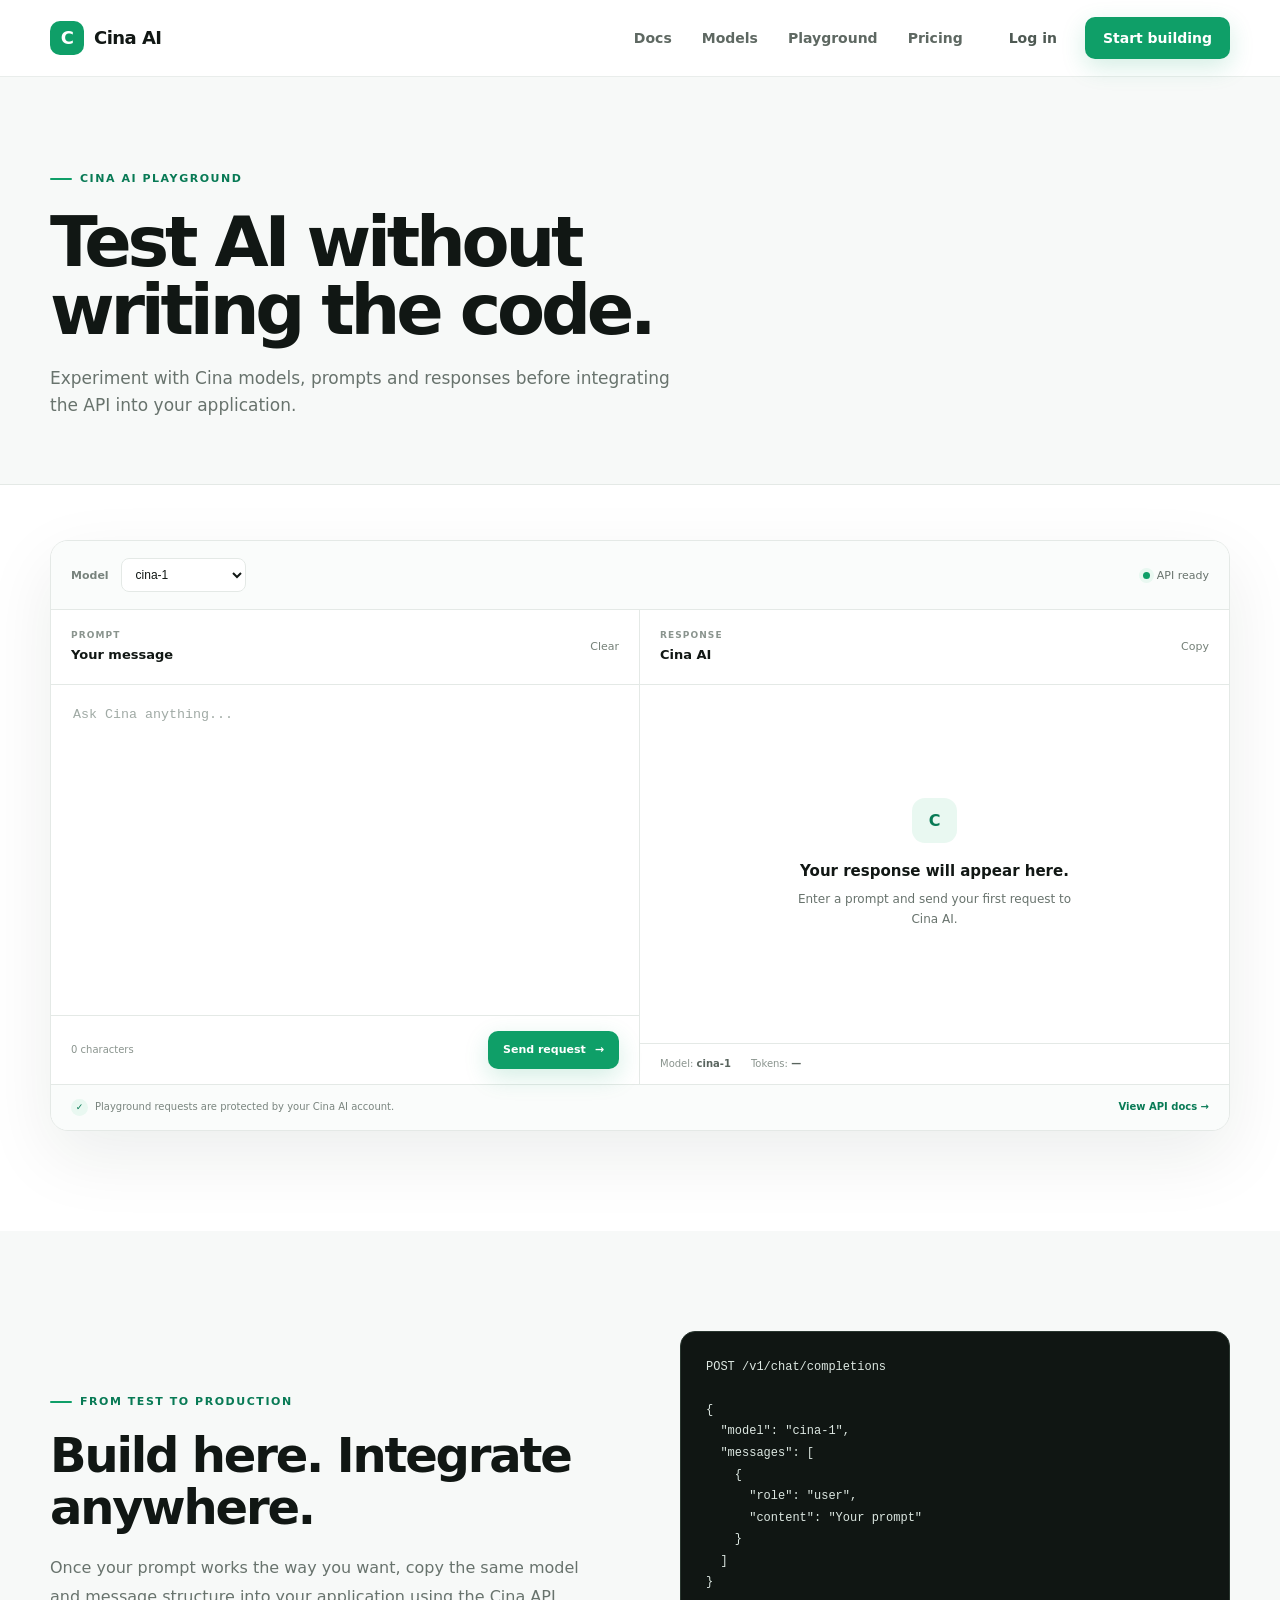
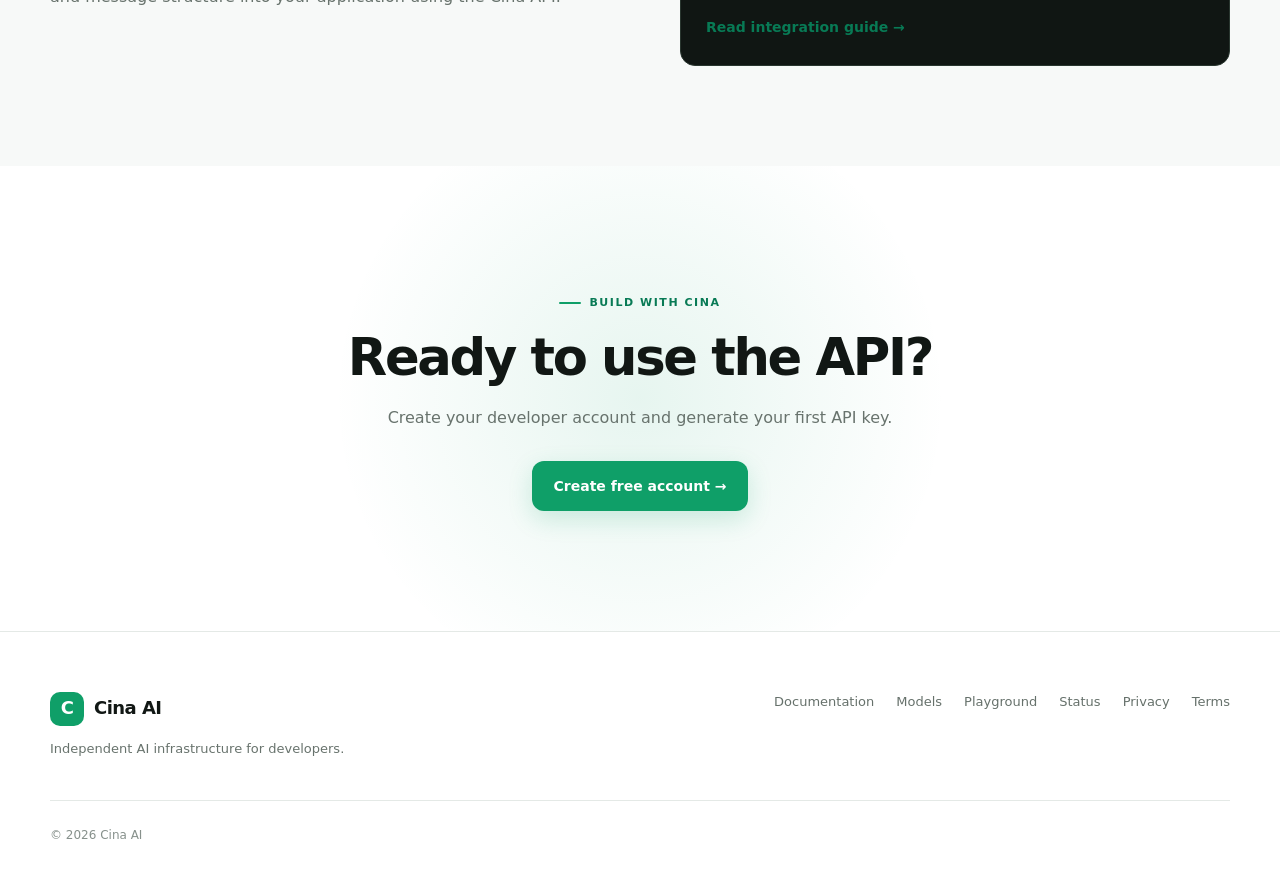
<file: playground/index.html>
<!DOCTYPE html>
<html lang="en">
<head>
    <meta charset="UTF-8">
    <meta name="viewport" content="width=device-width, initial-scale=1.0">

    <title>Playground — Cina AI</title>

    <meta
        name="description"
        content="Test Cina AI models directly in the developer playground."
    >

    <link rel="stylesheet" href="../assets/css/style.css">
</head>

<body>

<header class="site-header">
    <div class="container nav">

        <a href="../index.html" class="brand">
            <span class="brand-mark">C</span>
            <span class="brand-name">Cina AI</span>
        </a>

        <nav class="main-nav">
            <a href="../docs/index.html">Docs</a>
            <a href="../models/index.html">Models</a>
            <a href="index.html">Playground</a>
            <a href="../pricing.html">Pricing</a>
        </nav>

        <div class="nav-actions">
            <a href="../auth/login.html" class="btn btn-ghost">
                Log in
            </a>

            <a href="../auth/signup.html" class="btn btn-primary">
                Start building
            </a>
        </div>

        <button class="mobile-menu" id="mobileMenu">
            ☰
        </button>

    </div>
</header>


<main>

    <section class="playground-hero">

        <div class="container">

            <div class="eyebrow">
                CINA AI PLAYGROUND
            </div>

            <h1>
                Test AI without<br>
                writing the code.
            </h1>

            <p>
                Experiment with Cina models, prompts and
                responses before integrating the API into
                your application.
            </p>

        </div>

    </section>


    <section class="playground-section">

        <div class="container">

            <div class="playground-shell">

                <div class="playground-toolbar">

                    <div class="toolbar-group">

                        <label for="model">
                            Model
                        </label>

                        <select id="model">
                            <option value="cina-1">
                                cina-1
                            </option>
                        </select>

                    </div>


                    <div class="toolbar-status">

                        <span class="status-dot"></span>

                        <span id="apiStatus">
                            API ready
                        </span>

                    </div>

                </div>


                <div class="playground-body">

                    <div class="prompt-panel">

                        <div class="panel-heading">

                            <div>
                                <span>
                                    PROMPT
                                </span>

                                <strong>
                                    Your message
                                </strong>
                            </div>

                            <button
                                type="button"
                                class="clear-button"
                                id="clearPrompt"
                            >
                                Clear
                            </button>

                        </div>


                        <textarea
                            id="prompt"
                            placeholder="Ask Cina anything..."
                            spellcheck="true"
                        ></textarea>


                        <div class="prompt-footer">

                            <span>
                                <span id="charCount">0</span>
                                characters
                            </span>

                            <button
                                type="button"
                                class="btn btn-primary"
                                id="sendPrompt"
                            >
                                Send request
                                <span>→</span>
                            </button>

                        </div>

                    </div>


                    <div class="response-panel">

                        <div class="panel-heading">

                            <div>
                                <span>
                                    RESPONSE
                                </span>

                                <strong>
                                    Cina AI
                                </strong>
                            </div>

                            <button
                                type="button"
                                class="clear-button"
                                id="copyResponse"
                            >
                                Copy
                            </button>

                        </div>


                        <div
                            class="response-content"
                            id="response"
                        >

                            <div class="response-empty">

                                <div class="response-icon">
                                    C
                                </div>

                                <h3>
                                    Your response will appear here.
                                </h3>

                                <p>
                                    Enter a prompt and send your
                                    first request to Cina AI.
                                </p>

                            </div>

                        </div>


                        <div class="response-meta">

                            <span>
                                Model:
                                <strong id="responseModel">
                                    cina-1
                                </strong>
                            </span>

                            <span>
                                Tokens:
                                <strong id="responseTokens">
                                    —
                                </strong>
                            </span>

                        </div>

                    </div>

                </div>


                <div class="playground-footer">

                    <div>
                        <span class="secure-icon">
                            ✓
                        </span>

                        Playground requests are protected
                        by your Cina AI account.
                    </div>

                    <a href="../docs/index.html#chat">
                        View API docs →
                    </a>

                </div>

            </div>

        </div>

    </section>


    <section class="playground-info">

        <div class="container">

            <div class="info-grid">

                <div>
                    <span class="eyebrow">
                        FROM TEST TO PRODUCTION
                    </span>

                    <h2>
                        Build here.
                        Integrate anywhere.
                    </h2>

                    <p>
                        Once your prompt works the way you want,
                        copy the same model and message structure
                        into your application using the Cina API.
                    </p>
                </div>


                <div class="playground-code">

<pre><code>POST /v1/chat/completions

{
  "model": "cina-1",
  "messages": [
    {
      "role": "user",
      "content": "Your prompt"
    }
  ]
}</code></pre>

                    <a
                        href="../docs/index.html#chat"
                        class="text-link"
                    >
                        Read integration guide →
                    </a>

                </div>

            </div>

        </div>

    </section>


    <section class="cta-section">

        <div class="container">

            <div class="eyebrow">
                BUILD WITH CINA
            </div>

            <h2>
                Ready to use the API?
            </h2>

            <p>
                Create your developer account and generate
                your first API key.
            </p>

            <a
                href="../auth/signup.html"
                class="btn btn-primary btn-large"
            >
                Create free account →
            </a>

        </div>

    </section>

</main>


<footer class="site-footer">

    <div class="container footer-grid">

        <div>

            <a href="../index.html" class="brand">
                <span class="brand-mark">C</span>
                <span class="brand-name">Cina AI</span>
            </a>

            <p>
                Independent AI infrastructure for developers.
            </p>

        </div>


        <div class="footer-links">

            <a href="../docs/index.html">
                Documentation
            </a>

            <a href="../models/index.html">
                Models
            </a>

            <a href="index.html">
                Playground
            </a>

            <a href="../status/index.html">
                Status
            </a>

            <a href="../legal/privacy.html">
                Privacy
            </a>

            <a href="../legal/terms.html">
                Terms
            </a>

        </div>


        <div class="footer-bottom">
            © 2026 Cina AI
        </div>

    </div>

</footer>


<script src="../assets/js/app.js"></script>
<script src="../assets/js/api.js"></script>

<script>
const promptInput = document.getElementById("prompt");
const charCount = document.getElementById("charCount");
const clearPrompt = document.getElementById("clearPrompt");
const sendPrompt = document.getElementById("sendPrompt");
const response = document.getElementById("response");
const copyResponse = document.getElementById("copyResponse");
const responseModel = document.getElementById("responseModel");
const responseTokens = document.getElementById("responseTokens");
const modelInput = document.getElementById("model");
const apiStatus = document.getElementById("apiStatus");

promptInput.addEventListener("input", () => {
    charCount.textContent = promptInput.value.length;
});


clearPrompt.addEventListener("click", () => {
    promptInput.value = "";
    charCount.textContent = "0";
    promptInput.focus();
});


copyResponse.addEventListener("click", async () => {
    const text = response.innerText.trim();

    if (!text || text === "Your response will appear here.") {
        return;
    }

    try {
        await navigator.clipboard.writeText(text);

        copyResponse.textContent = "Copied";

        setTimeout(() => {
            copyResponse.textContent = "Copy";
        }, 1400);

    } catch {
        copyResponse.textContent = "Failed";

        setTimeout(() => {
            copyResponse.textContent = "Copy";
        }, 1400);
    }
});


function getApiKey() {
    let apiKey = sessionStorage.getItem("cina_playground_api_key");

    if (apiKey) {
        return apiKey;
    }

    apiKey = window.prompt(
        "Enter your Cina AI API key:"
    );

    if (!apiKey) {
        return null;
    }

    apiKey = apiKey.trim();

    if (!apiKey) {
        return null;
    }

    sessionStorage.setItem(
        "cina_playground_api_key",
        apiKey
    );

    return apiKey;
}


function extractResponseText(result) {
    return (
        result?.data?.choices?.[0]?.message?.content ||
        result?.choices?.[0]?.message?.content ||
        result?.data?.message?.content ||
        result?.message?.content ||
        result?.data?.response ||
        result?.response ||
        result?.data?.text ||
        result?.text ||
        null
    );
}


function extractTokenCount(result) {
    return (
        result?.data?.usage?.total_tokens ??
        result?.usage?.total_tokens ??
        result?.data?.tokens ??
        result?.tokens ??
        "—"
    );
}


sendPrompt.addEventListener("click", async () => {

    const prompt = promptInput.value.trim();

    if (!prompt) {
        promptInput.focus();
        return;
    }

    const apiKey = getApiKey();

    if (!apiKey) {
        return;
    }

    sendPrompt.disabled = true;
    sendPrompt.innerHTML = "Thinking...";

    apiStatus.textContent = "Connecting...";

    response.innerHTML = `
        <div class="response-loading">
            <div class="loading-dot"></div>
            <div class="loading-dot"></div>
            <div class="loading-dot"></div>
        </div>
    `;

    try {

        const model = modelInput.value;

        const result = await CinaAPI.chat(
            [
                {
                    role: "user",
                    content: prompt
                }
            ],
            apiKey,
            {
                model,
                temperature: 0.7,
                max_tokens: 500
            }
        );

        const answer = extractResponseText(result);

        if (!answer) {
            throw new Error(
                "The API returned an empty response."
            );
        }

        response.innerHTML = `
            <div class="response-message">
                <span class="response-role">
                    CINA-1
                </span>

                <p></p>
            </div>
        `;

        response.querySelector("p").textContent = answer;

        responseModel.textContent = model;
        responseTokens.textContent = extractTokenCount(result);

        apiStatus.textContent = "API ready";

    } catch (error) {

        if (
            error.message.includes("401") ||
            error.message.toLowerCase().includes("api key") ||
            error.message.toLowerCase().includes("unauthorized")
        ) {
            sessionStorage.removeItem(
                "cina_playground_api_key"
            );
        }

        response.innerHTML = `
            <div class="response-error"></div>
        `;

        response.querySelector(".response-error").textContent =
            error.message ||
            "Unable to process the request.";

        apiStatus.textContent = "API error";

    } finally {

        sendPrompt.disabled = false;

        sendPrompt.innerHTML = `
            Send request
            <span>→</span>
        `;

    }

});
</script>

</body>
</html>
</file>
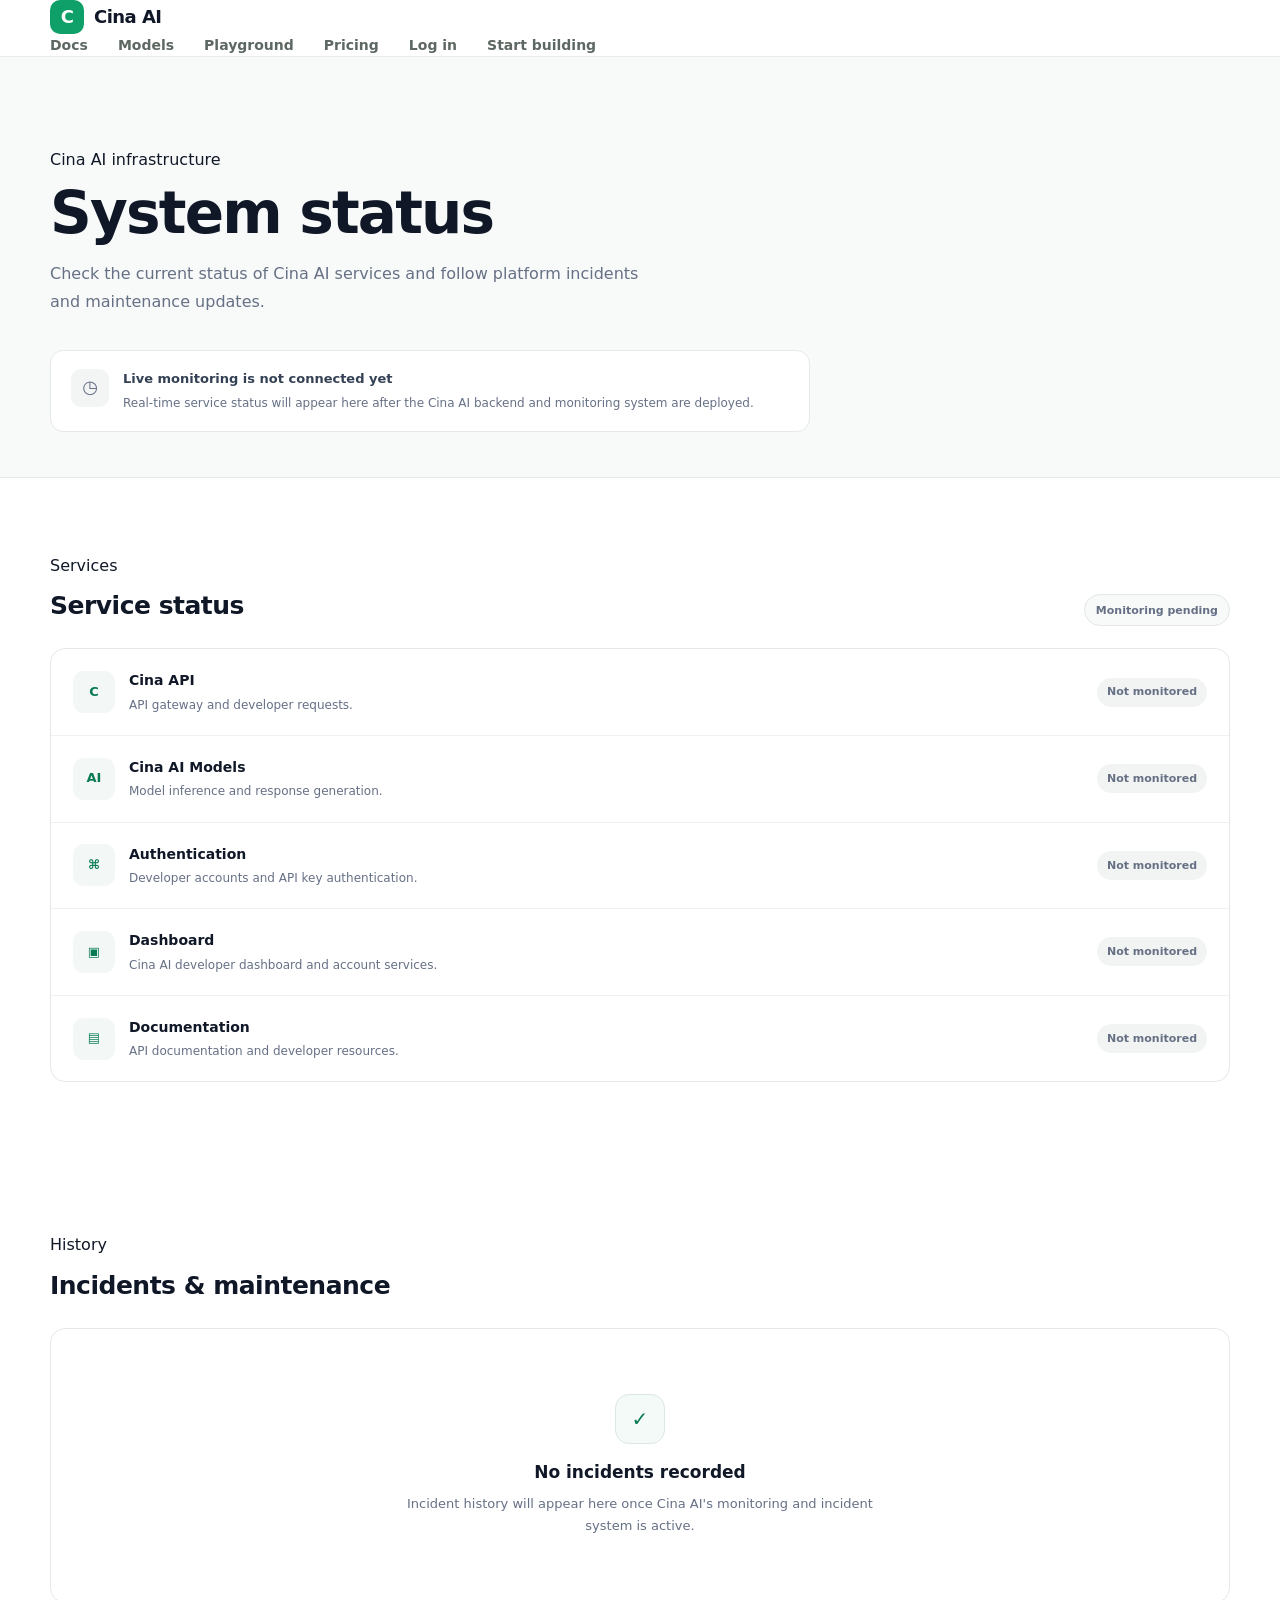
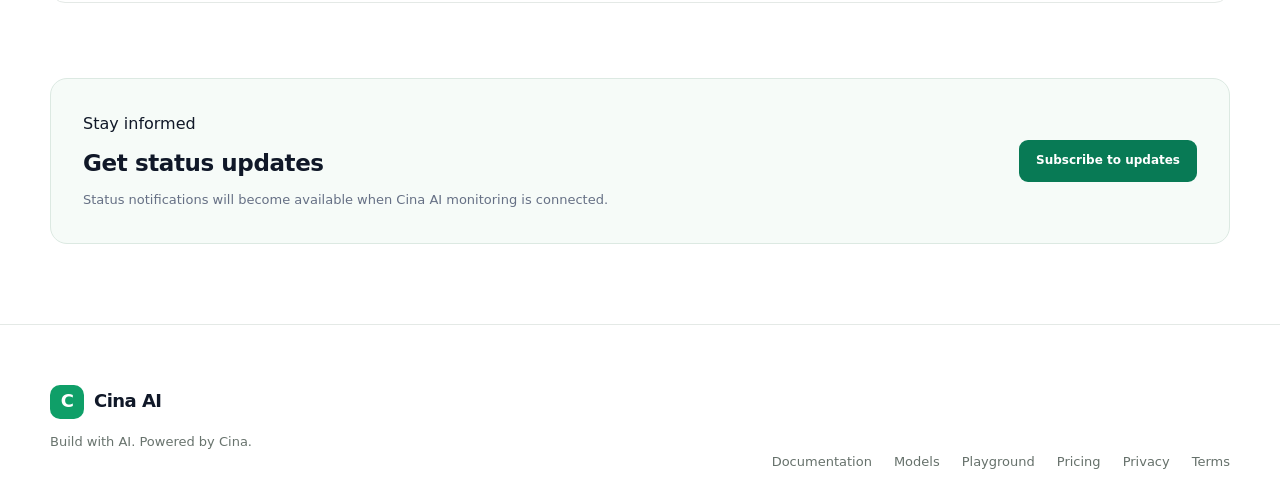
<file: status/index.html>
<!DOCTYPE html>
<html lang="en">
<head>
  <meta charset="UTF-8">
  <meta name="viewport" content="width=device-width, initial-scale=1.0">
  <meta name="theme-color" content="#087a55">
  <title>System Status — Cina AI</title>
  <link rel="stylesheet" href="../assets/css/style.css">
</head>
<body class="status-page">

  <header class="site-header">
    <div class="container nav-container">
      <a href="../index.html" class="brand">
        <span class="brand-mark">C</span>
        <span>Cina AI</span>
      </a>

      <nav class="main-nav">
        <a href="../docs/index.html">Docs</a>
        <a href="../models/index.html">Models</a>
        <a href="../playground/index.html">Playground</a>
        <a href="../pricing.html">Pricing</a>
        <a href="../auth/login.html">Log in</a>
        <a href="../auth/signup.html" class="nav-cta">Start building</a>
      </nav>

      <button class="mobile-menu" aria-label="Open menu">
        <span></span>
        <span></span>
        <span></span>
      </button>
    </div>
  </header>

  <main>

    <section class="status-hero">
      <div class="container">

        <div class="status-hero-content">
          <span class="section-kicker">Cina AI infrastructure</span>

          <h1>System status</h1>

          <p>
            Check the current status of Cina AI services and
            follow platform incidents and maintenance updates.
          </p>
        </div>

        <div class="status-notice">
          <div class="status-notice-icon">◷</div>

          <div>
            <strong>Live monitoring is not connected yet</strong>
            <span>
              Real-time service status will appear here after the
              Cina AI backend and monitoring system are deployed.
            </span>
          </div>
        </div>

      </div>
    </section>

    <section class="status-services">
      <div class="container">

        <div class="status-section-heading">
          <div>
            <span class="section-kicker">Services</span>
            <h2>Service status</h2>
          </div>

          <span class="status-pending-badge">
            Monitoring pending
          </span>
        </div>

        <div class="status-service-list">

          <div class="status-service">
            <div class="status-service-main">
              <div class="status-service-icon">C</div>

              <div>
                <h3>Cina API</h3>
                <p>
                  API gateway and developer requests.
                </p>
              </div>
            </div>

            <span class="status-service-state pending">
              Not monitored
            </span>
          </div>

          <div class="status-service">
            <div class="status-service-main">
              <div class="status-service-icon">AI</div>

              <div>
                <h3>Cina AI Models</h3>
                <p>
                  Model inference and response generation.
                </p>
              </div>
            </div>

            <span class="status-service-state pending">
              Not monitored
            </span>
          </div>

          <div class="status-service">
            <div class="status-service-main">
              <div class="status-service-icon">⌘</div>

              <div>
                <h3>Authentication</h3>
                <p>
                  Developer accounts and API key authentication.
                </p>
              </div>
            </div>

            <span class="status-service-state pending">
              Not monitored
            </span>
          </div>

          <div class="status-service">
            <div class="status-service-main">
              <div class="status-service-icon">▣</div>

              <div>
                <h3>Dashboard</h3>
                <p>
                  Cina AI developer dashboard and account services.
                </p>
              </div>
            </div>

            <span class="status-service-state pending">
              Not monitored
            </span>
          </div>

          <div class="status-service">
            <div class="status-service-main">
              <div class="status-service-icon">▤</div>

              <div>
                <h3>Documentation</h3>
                <p>
                  API documentation and developer resources.
                </p>
              </div>
            </div>

            <span class="status-service-state pending">
              Not monitored
            </span>
          </div>

        </div>

      </div>
    </section>

    <section class="status-incidents">
      <div class="container">

        <div class="status-section-heading">
          <div>
            <span class="section-kicker">History</span>
            <h2>Incidents & maintenance</h2>
          </div>
        </div>

        <div class="status-empty">

          <div class="status-empty-icon">✓</div>

          <h3>No incidents recorded</h3>

          <p>
            Incident history will appear here once Cina AI's
            monitoring and incident system is active.
          </p>

        </div>

      </div>
    </section>

    <section class="status-subscribe">
      <div class="container">

        <div class="status-subscribe-card">

          <div>
            <span class="section-kicker">Stay informed</span>

            <h2>Get status updates</h2>

            <p>
              Status notifications will become available when
              Cina AI monitoring is connected.
            </p>
          </div>

          <button class="status-subscribe-btn" id="subscribeButton">
            Subscribe to updates
          </button>

        </div>

      </div>
    </section>

  </main>

  <footer class="site-footer">
    <div class="container footer-inner">

      <div class="footer-brand">
        <a href="../index.html" class="brand">
          <span class="brand-mark">C</span>
          <span>Cina AI</span>
        </a>

        <p>Build with AI. Powered by Cina.</p>
      </div>

      <div class="footer-links">
        <a href="../docs/index.html">Documentation</a>
        <a href="../models/index.html">Models</a>
        <a href="../playground/index.html">Playground</a>
        <a href="../pricing.html">Pricing</a>
        <a href="../legal/privacy.html">Privacy</a>
        <a href="../legal/terms.html">Terms</a>
      </div>

    </div>
  </footer>

  <div class="status-toast" id="statusToast"></div>

  <script src="../assets/js/app.js"></script>

  <script>
    const subscribeButton = document.getElementById("subscribeButton");
    const statusToast = document.getElementById("statusToast");

    function showStatusToast(message) {
      statusToast.textContent = message;
      statusToast.classList.add("show");

      setTimeout(() => {
        statusToast.classList.remove("show");
      }, 2400);
    }

    if (subscribeButton) {
      subscribeButton.addEventListener("click", () => {
        showStatusToast(
          "Status notifications will be available after backend deployment."
        );
      });
    }
  </script>

</body>
</html>
</file>
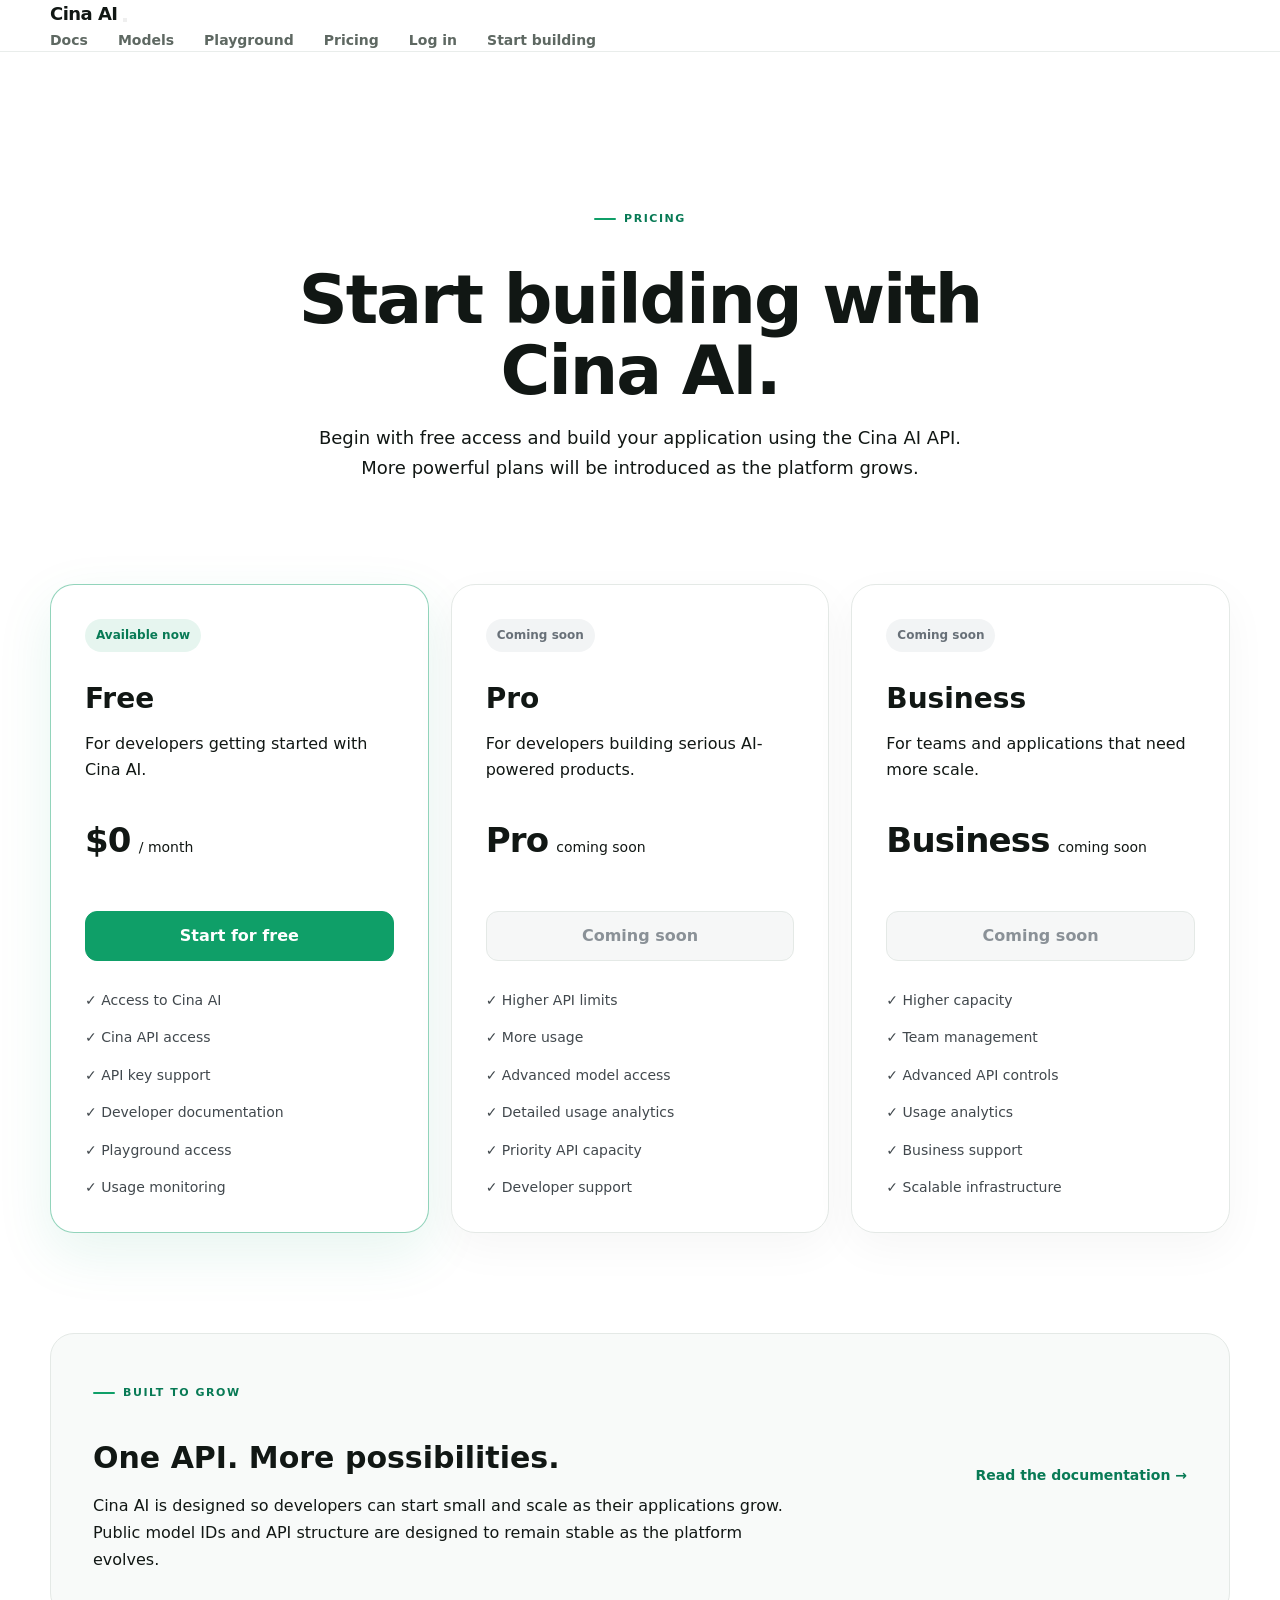
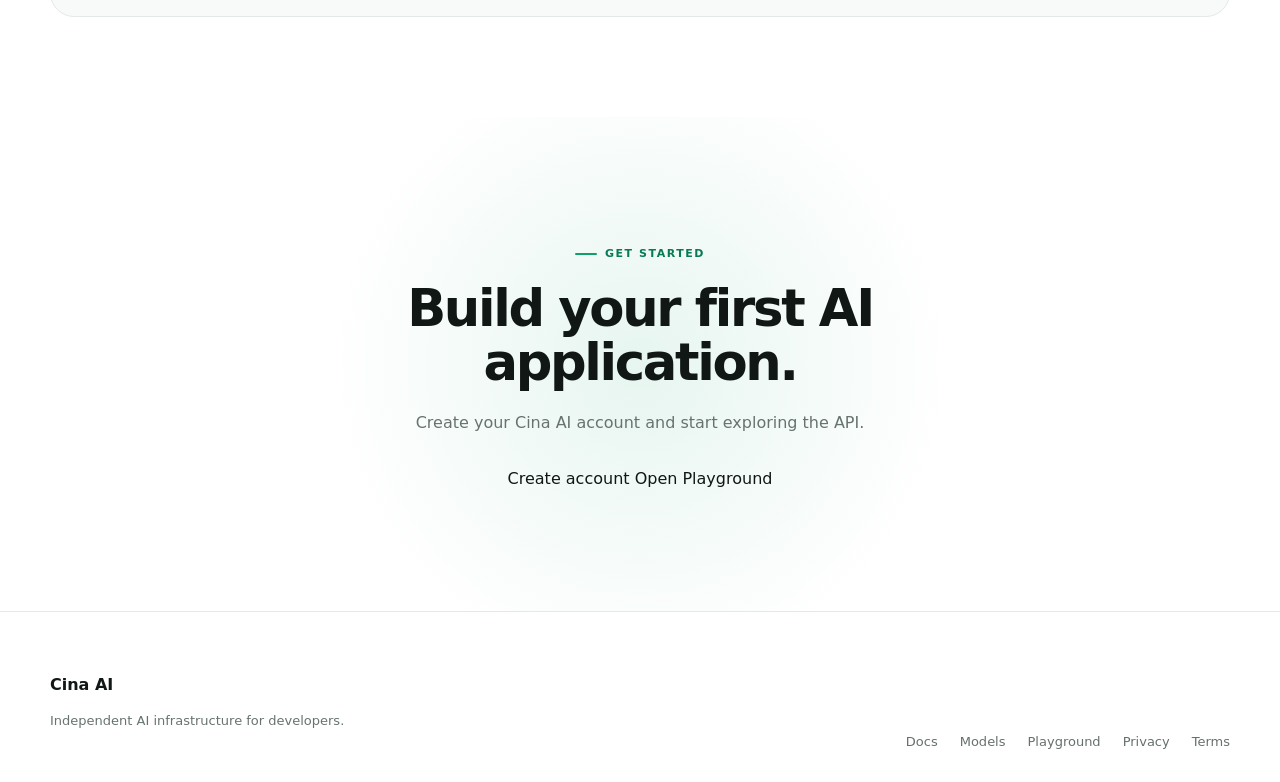
<file: pricing.html>
<!DOCTYPE html>
<html lang="en">
<head>
  <meta charset="UTF-8">
  <meta name="viewport" content="width=device-width, initial-scale=1.0">
  <meta name="description" content="Cina AI pricing plans for developers.">
  <title>Pricing — Cina AI</title>
  <link rel="stylesheet" href="../assets/css/style.css">
</head>
<body>

<header class="site-header">
  <div class="container nav-wrap">
    <a href="index.html" class="brand">Cina AI</a>

    <button class="menu-toggle" aria-label="Open menu">
      <span></span>
      <span></span>
      <span></span>
    </button>

    <nav class="main-nav">
      <a href="docs/index.html">Docs</a>
      <a href="models/index.html">Models</a>
      <a href="playground/index.html">Playground</a>
      <a href="pricing.html" class="active">Pricing</a>
      <a href="auth/login.html">Log in</a>
      <a href="auth/signup.html" class="nav-button">Start building</a>
    </nav>
  </div>
</header>

<main>

  <section class="pricing-hero">
    <div class="container">
      <span class="eyebrow">PRICING</span>

      <h1>Start building with Cina AI.</h1>

      <p>
        Begin with free access and build your application using the Cina AI API.
        More powerful plans will be introduced as the platform grows.
      </p>
    </div>
  </section>

  <section class="pricing-section">
    <div class="container">

      <div class="pricing-grid">

        <article class="pricing-card featured">
          <div class="pricing-badge">Available now</div>

          <div class="pricing-card-top">
            <h2>Free</h2>
            <p>For developers getting started with Cina AI.</p>
          </div>

          <div class="price">
            <strong>$0</strong>
            <span>/ month</span>
          </div>

          <a href="auth/signup.html" class="pricing-button primary">
            Start for free
          </a>

          <ul class="pricing-features">
            <li>✓ Access to Cina AI</li>
            <li>✓ Cina API access</li>
            <li>✓ API key support</li>
            <li>✓ Developer documentation</li>
            <li>✓ Playground access</li>
            <li>✓ Usage monitoring</li>
          </ul>
        </article>

        <article class="pricing-card">
          <div class="pricing-badge muted">Coming soon</div>

          <div class="pricing-card-top">
            <h2>Pro</h2>
            <p>For developers building serious AI-powered products.</p>
          </div>

          <div class="price">
            <strong>Pro</strong>
            <span>coming soon</span>
          </div>

          <button class="pricing-button disabled" disabled>
            Coming soon
          </button>

          <ul class="pricing-features">
            <li>✓ Higher API limits</li>
            <li>✓ More usage</li>
            <li>✓ Advanced model access</li>
            <li>✓ Detailed usage analytics</li>
            <li>✓ Priority API capacity</li>
            <li>✓ Developer support</li>
          </ul>
        </article>

        <article class="pricing-card">
          <div class="pricing-badge muted">Coming soon</div>

          <div class="pricing-card-top">
            <h2>Business</h2>
            <p>For teams and applications that need more scale.</p>
          </div>

          <div class="price">
            <strong>Business</strong>
            <span>coming soon</span>
          </div>

          <button class="pricing-button disabled" disabled>
            Coming soon
          </button>

          <ul class="pricing-features">
            <li>✓ Higher capacity</li>
            <li>✓ Team management</li>
            <li>✓ Advanced API controls</li>
            <li>✓ Usage analytics</li>
            <li>✓ Business support</li>
            <li>✓ Scalable infrastructure</li>
          </ul>
        </article>

      </div>
    </div>
  </section>

  <section class="pricing-note">
    <div class="container">
      <div class="pricing-note-box">
        <div>
          <span class="eyebrow">BUILT TO GROW</span>
          <h2>One API. More possibilities.</h2>
          <p>
            Cina AI is designed so developers can start small and scale as
            their applications grow. Public model IDs and API structure are
            designed to remain stable as the platform evolves.
          </p>
        </div>

        <a href="docs/index.html" class="text-link">
          Read the documentation →
        </a>
      </div>
    </div>
  </section>

  <section class="cta-section">
    <div class="container">
      <div class="cta-box">
        <span class="eyebrow">GET STARTED</span>
        <h2>Build your first AI application.</h2>
        <p>
          Create your Cina AI account and start exploring the API.
        </p>

        <div class="cta-actions">
          <a href="auth/signup.html" class="button primary">
            Create account
          </a>

          <a href="playground/index.html" class="button secondary">
            Open Playground
          </a>
        </div>
      </div>
    </div>
  </section>

</main>

<footer class="site-footer">
  <div class="container footer-wrap">
    <div>
      <strong>Cina AI</strong>
      <p>Independent AI infrastructure for developers.</p>
    </div>

    <div class="footer-links">
      <a href="docs/index.html">Docs</a>
      <a href="models/index.html">Models</a>
      <a href="playground/index.html">Playground</a>
      <a href="legal/privacy.html">Privacy</a>
      <a href="legal/terms.html">Terms</a>
    </div>
  </div>
</footer>

<script src="../assets/js/app.js"></script>
</body>
</html>
</file>
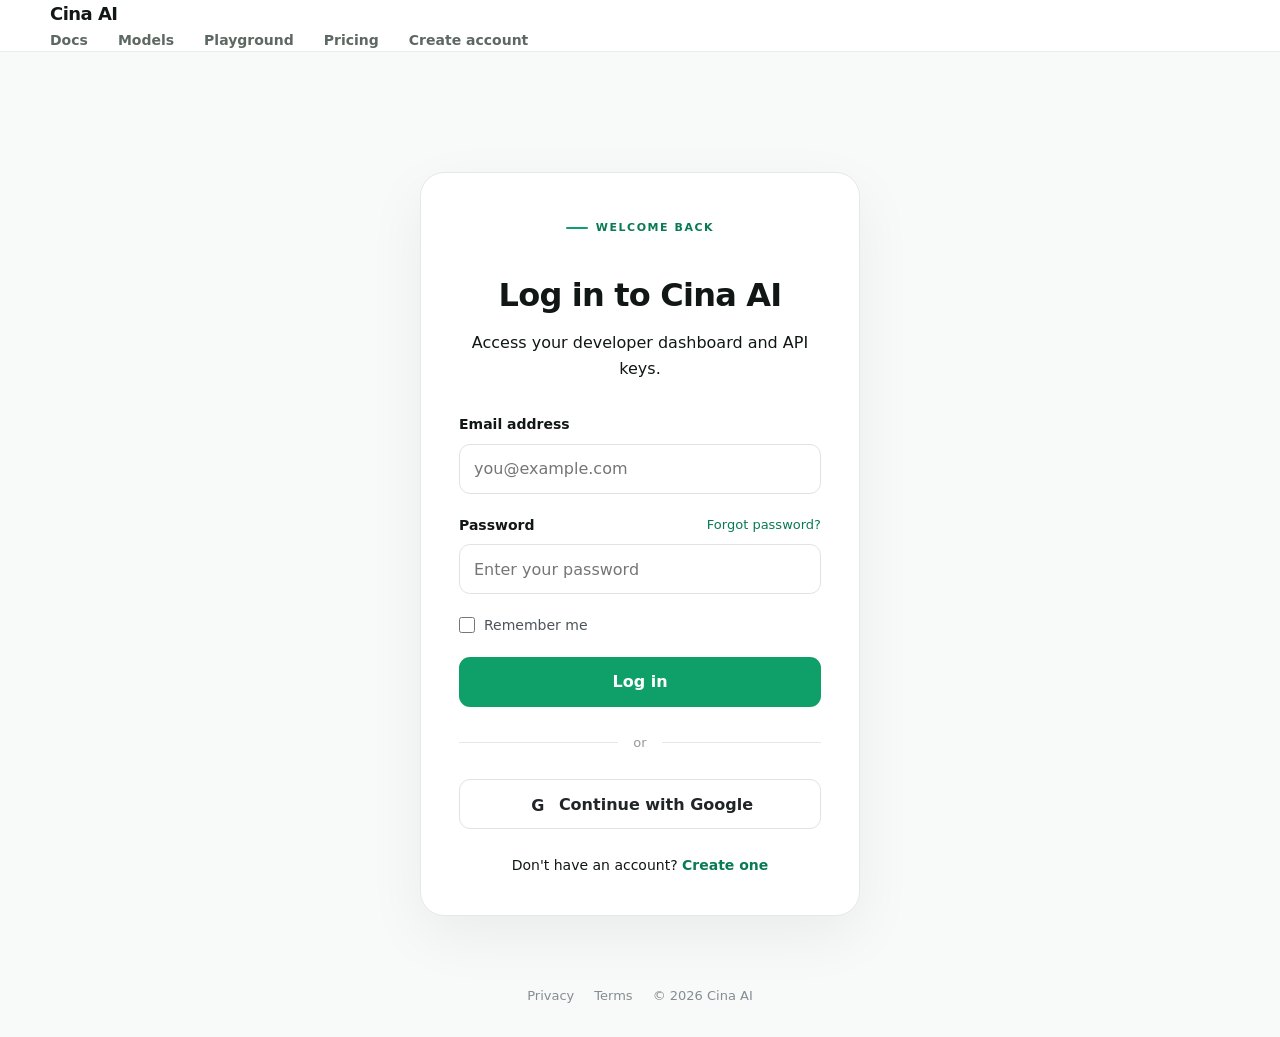
<file: auth/login.html>
<!DOCTYPE html>
<html lang="en">
<head>
  <meta charset="UTF-8">
  <meta name="viewport" content="width=device-width, initial-scale=1.0">
  <meta name="description" content="Log in to your Cina AI developer account.">
  <title>Log in — Cina AI</title>
  <link rel="stylesheet" href="../assets/css/style.css">
</head>
<body class="auth-page">

<header class="site-header">
  <div class="container nav-wrap">
    <a href="../index.html" class="brand">Cina AI</a>

    <nav class="main-nav">
      <a href="../docs/index.html">Docs</a>
      <a href="../models/index.html">Models</a>
      <a href="../playground/index.html">Playground</a>
      <a href="../pricing.html">Pricing</a>
      <a href="signup.html">Create account</a>
    </nav>
  </div>
</header>

<main class="auth-main">
  <section class="auth-card">
    <div class="auth-heading">
      <span class="eyebrow">WELCOME BACK</span>
      <h1>Log in to Cina AI</h1>
      <p>Access your developer dashboard and API keys.</p>
    </div>

    <form class="auth-form" id="loginForm">

      <div class="form-field">
        <label for="email">Email address</label>
        <input
          type="email"
          id="email"
          name="email"
          placeholder="you@example.com"
          autocomplete="email"
          required
        >
      </div>

      <div class="form-field">
        <div class="field-label-row">
          <label for="password">Password</label>
          <a href="#">Forgot password?</a>
        </div>

        <input
          type="password"
          id="password"
          name="password"
          placeholder="Enter your password"
          autocomplete="current-password"
          required
        >
      </div>

      <label class="remember-row">
        <input type="checkbox" id="remember">
        <span>Remember me</span>
      </label>

      <button type="submit" class="auth-submit" id="loginButton">
        Log in
      </button>

      <div class="auth-message" id="authMessage"></div>
    </form>

    <div class="auth-divider">
      <span>or</span>
    </div>

    <button type="button" class="social-button" id="googleLogin">
      <span class="social-icon">G</span>
      Continue with Google
    </button>

    <p class="auth-bottom">
      Don't have an account?
      <a href="signup.html">Create one</a>
    </p>
  </section>
</main>

<footer class="auth-footer">
  <a href="../legal/privacy.html">Privacy</a>
  <a href="../legal/terms.html">Terms</a>
  <span>© 2026 Cina AI</span>
</footer>

<script src="../assets/js/app.js"></script>
<script src="../assets/js/api.js"></script>

<script>
  const loginForm = document.getElementById("loginForm");
  const authMessage = document.getElementById("authMessage");
  const loginButton = document.getElementById("loginButton");
  const googleLogin = document.getElementById("googleLogin");
  const remember = document.getElementById("remember");

  loginForm.addEventListener("submit", async (event) => {
    event.preventDefault();

    const email = document.getElementById("email").value.trim();
    const password = document.getElementById("password").value;

    if (!email || !password) {
      authMessage.textContent = "Please enter your email and password.";
      authMessage.className = "auth-message visible";
      return;
    }

    loginButton.disabled = true;
    loginButton.textContent = "Logging in...";

    authMessage.textContent = "";
    authMessage.className = "auth-message";

    try {
      const result = await CinaAPI.login({
        email,
        password
      });

      const token =
        result.token ||
        result.access_token ||
        result.data?.token ||
        result.data?.access_token;

      if (!token) {
        throw new Error("Login succeeded but no authentication token was returned.");
      }

      const storage = remember.checked
        ? localStorage
        : sessionStorage;

      storage.setItem("cina_jwt", token);
      storage.setItem("cina_user_email", email);

      if (result.user) {
        storage.setItem("cina_user", JSON.stringify(result.user));
      }

      authMessage.textContent = "Login successful. Redirecting...";
      authMessage.className = "auth-message visible";

      window.location.href = "../dashboard/index.html";

    } catch (error) {
      console.error("Cina AI login error:", error);

      authMessage.textContent =
        error.message || "Login failed. Please check your credentials.";

      authMessage.className = "auth-message visible";

      loginButton.disabled = false;
      loginButton.textContent = "Log in";
    }
  });

  googleLogin.addEventListener("click", () => {
    authMessage.textContent =
      "Google authentication is not connected yet.";

    authMessage.className = "auth-message visible";
  });
</script>

</body>
</html>
</file>
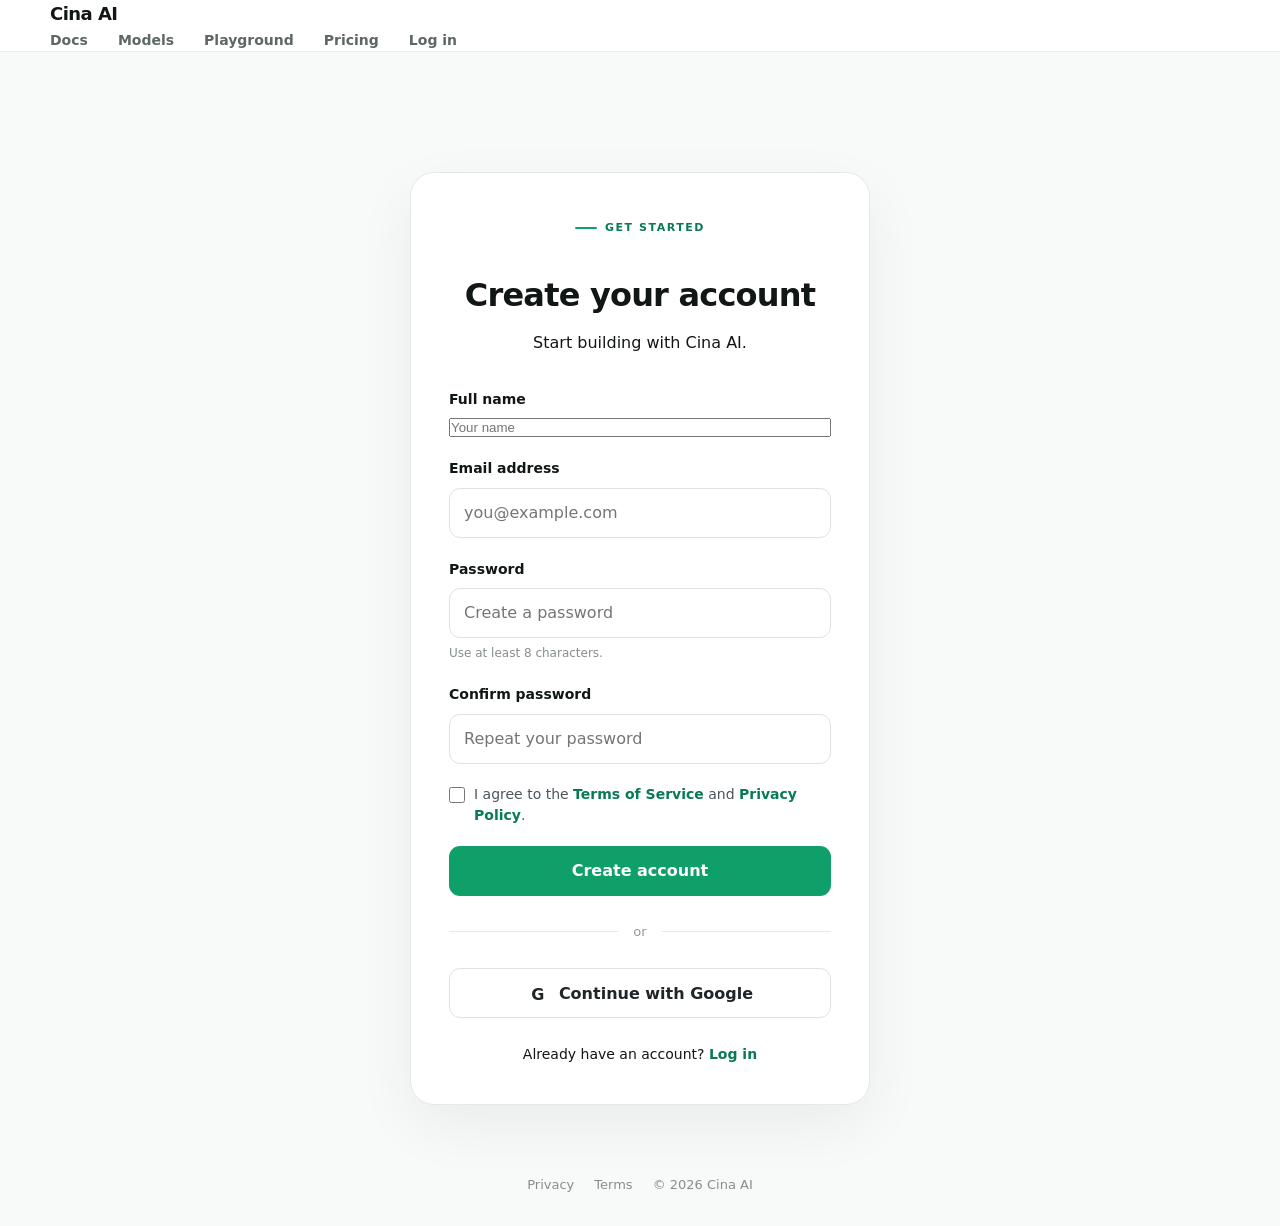
<file: auth/signup.html>
<!DOCTYPE html>
<html lang="en">
<head>
  <meta charset="UTF-8">
  <meta name="viewport" content="width=device-width, initial-scale=1.0">
  <meta name="description" content="Create your Cina AI developer account.">
  <title>Create account — Cina AI</title>
  <link rel="stylesheet" href="../assets/css/style.css">
</head>
<body class="auth-page">

<header class="site-header">
  <div class="container nav-wrap">
    <a href="../index.html" class="brand">Cina AI</a>

    <nav class="main-nav">
      <a href="../docs/index.html">Docs</a>
      <a href="../models/index.html">Models</a>
      <a href="../playground/index.html">Playground</a>
      <a href="../pricing.html">Pricing</a>
      <a href="login.html">Log in</a>
    </nav>
  </div>
</header>

<main class="auth-main">
  <section class="auth-card signup-card">

    <div class="auth-heading">
      <span class="eyebrow">GET STARTED</span>
      <h1>Create your account</h1>
      <p>Start building with Cina AI.</p>
    </div>

    <form class="auth-form" id="signupForm">

      <div class="form-field">
        <label for="name">Full name</label>
        <input
          type="text"
          id="name"
          name="name"
          placeholder="Your name"
          autocomplete="name"
          required
        >
      </div>

      <div class="form-field">
        <label for="email">Email address</label>
        <input
          type="email"
          id="email"
          name="email"
          placeholder="you@example.com"
          autocomplete="email"
          required
        >
      </div>

      <div class="form-field">
        <label for="password">Password</label>
        <input
          type="password"
          id="password"
          name="password"
          placeholder="Create a password"
          autocomplete="new-password"
          minlength="8"
          required
        >
        <div class="password-hint">
          Use at least 8 characters.
        </div>
      </div>

      <div class="form-field">
        <label for="confirmPassword">Confirm password</label>
        <input
          type="password"
          id="confirmPassword"
          name="confirmPassword"
          placeholder="Repeat your password"
          autocomplete="new-password"
          minlength="8"
          required
        >
      </div>

      <label class="remember-row terms-check">
        <input type="checkbox" id="terms" required>
        <span>
          I agree to the
          <a href="../legal/terms.html">Terms of Service</a>
          and
          <a href="../legal/privacy.html">Privacy Policy</a>.
        </span>
      </label>

      <button type="submit" class="auth-submit" id="signupButton">
        Create account
      </button>

      <div class="auth-message" id="authMessage"></div>
    </form>

    <div class="auth-divider">
      <span>or</span>
    </div>

    <button type="button" class="social-button" id="googleSignup">
      <span class="social-icon">G</span>
      Continue with Google
    </button>

    <p class="auth-bottom">
      Already have an account?
      <a href="login.html">Log in</a>
    </p>

  </section>
</main>

<footer class="auth-footer">
  <a href="../legal/privacy.html">Privacy</a>
  <a href="../legal/terms.html">Terms</a>
  <span>© 2026 Cina AI</span>
</footer>

<script src="../assets/js/app.js"></script>
<script src="../assets/js/api.js"></script>

<script>
  const signupForm = document.getElementById("signupForm");
  const authMessage = document.getElementById("authMessage");
  const googleSignup = document.getElementById("googleSignup");
  const signupButton = document.getElementById("signupButton");

  signupForm.addEventListener("submit", async (event) => {
    event.preventDefault();

    const name = document.getElementById("name").value.trim();
    const email = document.getElementById("email").value.trim();
    const password = document.getElementById("password").value;
    const confirmPassword =
      document.getElementById("confirmPassword").value;

    if (password !== confirmPassword) {
      authMessage.textContent = "Passwords do not match.";
      authMessage.className = "auth-message visible error";
      return;
    }

    if (password.length < 8) {
      authMessage.textContent =
        "Password must be at least 8 characters.";
      authMessage.className = "auth-message visible error";
      return;
    }

    signupButton.disabled = true;
    signupButton.textContent = "Creating account...";

    authMessage.textContent = "";
    authMessage.className = "auth-message";

    try {
      const result = await CinaAPI.signup({
        name,
        email,
        password,
        language: "en"
      });

      const token =
        result.access_token ||
        result.token ||
        result.data?.access_token ||
        result.data?.token;

      const user =
        result.user ||
        result.data?.user;

      if (!token) {
        throw new Error("Account created, but authentication token was not returned.");
      }

      localStorage.setItem("cina_jwt", token);
      localStorage.setItem("cina_user_email", email);

      if (user) {
        localStorage.setItem(
          "cina_user",
          JSON.stringify(user)
        );
      }

      authMessage.textContent =
        "Account created successfully. Redirecting...";
      authMessage.className = "auth-message visible";

      window.location.href = "../dashboard/index.html";

    } catch (error) {
      authMessage.textContent =
        error.message || "Unable to create your account.";
      authMessage.className = "auth-message visible error";

      signupButton.disabled = false;
      signupButton.textContent = "Create account";
    }
  });

  googleSignup.addEventListener("click", () => {
    authMessage.textContent =
      "Google authentication is not connected yet.";

    authMessage.className = "auth-message visible";
  });
</script>

</body>
</html>
</file>
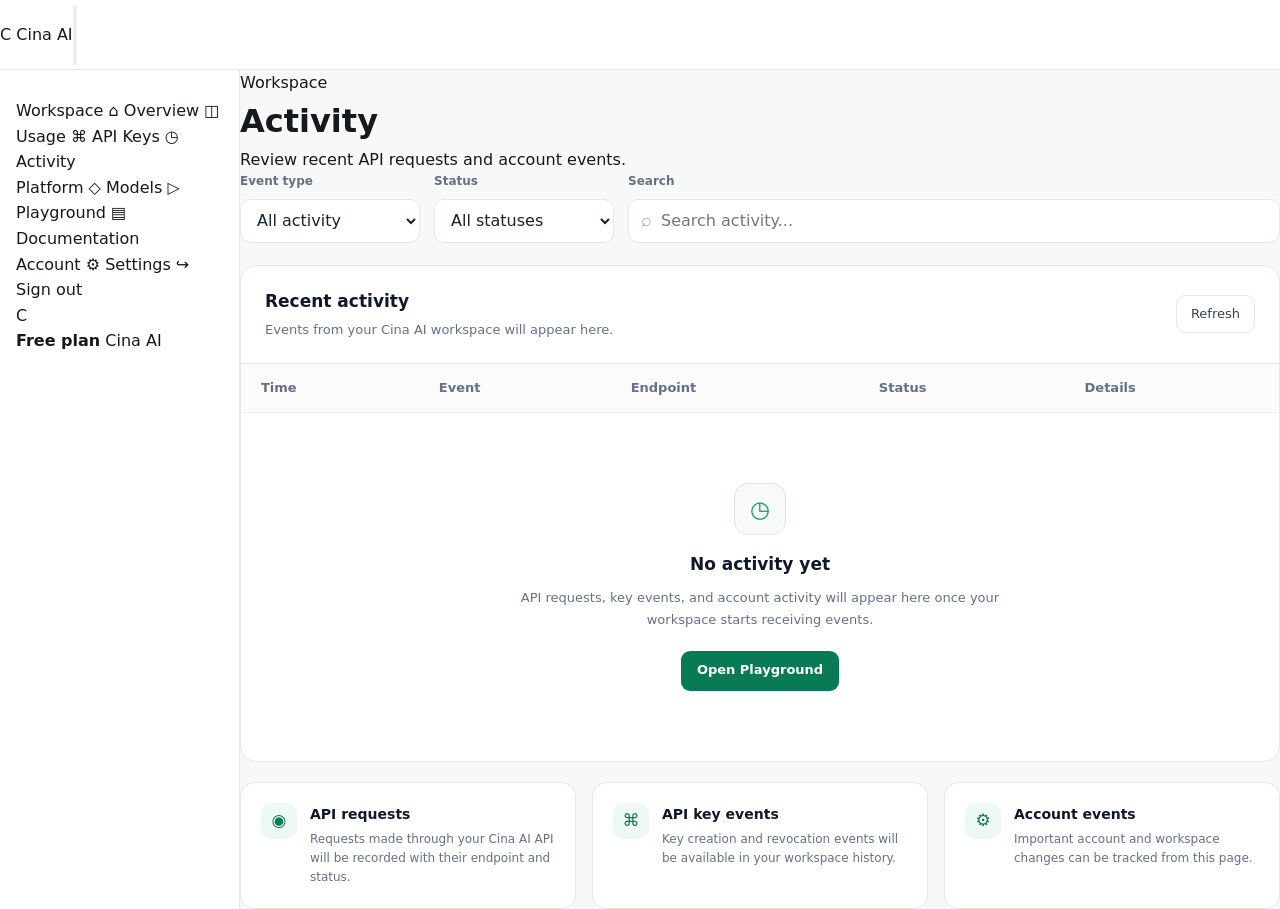
<file: dashboard/activity.html>
<!DOCTYPE html>
<html lang="en">
<head>
  <meta charset="UTF-8">
  <meta name="viewport" content="width=device-width, initial-scale=1.0">
  <meta name="theme-color" content="#087a55">
  <title>Activity — Cina AI</title>
  <link rel="stylesheet" href="../assets/css/style.css">
</head>
<body class="dashboard-page">

  <header class="dashboard-header">
    <a href="../index.html" class="dashboard-logo">
      <span class="logo-mark">C</span>
      <span>Cina AI</span>
    </a>

    <button class="dashboard-menu" id="dashboardMenu" aria-label="Open menu">
      <span></span>
      <span></span>
      <span></span>
    </button>
  </header>

  <div class="dashboard-layout">

    <aside class="dashboard-sidebar" id="dashboardSidebar">

      <div class="sidebar-workspace">
        <span class="sidebar-label">Workspace</span>

        <a href="index.html" class="sidebar-link">
          <span class="sidebar-icon">⌂</span>
          Overview
        </a>

        <a href="usage.html" class="sidebar-link">
          <span class="sidebar-icon">◫</span>
          Usage
        </a>

        <a href="keys.html" class="sidebar-link">
          <span class="sidebar-icon">⌘</span>
          API Keys
        </a>

        <a href="activity.html" class="sidebar-link active">
          <span class="sidebar-icon">◷</span>
          Activity
        </a>
      </div>

      <div class="sidebar-workspace">
        <span class="sidebar-label">Platform</span>

        <a href="../models/index.html" class="sidebar-link">
          <span class="sidebar-icon">◇</span>
          Models
        </a>

        <a href="../playground/index.html" class="sidebar-link">
          <span class="sidebar-icon">▷</span>
          Playground
        </a>

        <a href="../docs/index.html" class="sidebar-link">
          <span class="sidebar-icon">▤</span>
          Documentation
        </a>
      </div>

      <div class="sidebar-workspace">
        <span class="sidebar-label">Account</span>

        <a href="settings.html" class="sidebar-link">
          <span class="sidebar-icon">⚙</span>
          Settings
        </a>

        <a href="../auth/login.html" class="sidebar-link">
          <span class="sidebar-icon">↪</span>
          Sign out
        </a>
      </div>

      <div class="sidebar-bottom">
        <div class="sidebar-plan">
          <div class="plan-icon">C</div>
          <div>
            <strong>Free plan</strong>
            <span>Cina AI</span>
          </div>
        </div>
      </div>

    </aside>

    <main class="dashboard-main">

      <div class="dashboard-page-heading">
        <div>
          <span class="dashboard-eyebrow">Workspace</span>
          <h1>Activity</h1>
          <p>Review recent API requests and account events.</p>
        </div>
      </div>

      <section class="activity-toolbar">

        <div class="activity-filter">
          <label for="activityType">Event type</label>
          <select id="activityType">
            <option value="all">All activity</option>
            <option value="requests">API requests</option>
            <option value="keys">API keys</option>
            <option value="account">Account</option>
          </select>
        </div>

        <div class="activity-filter">
          <label for="activityStatus">Status</label>
          <select id="activityStatus">
            <option value="all">All statuses</option>
            <option value="success">Success</option>
            <option value="failed">Failed</option>
          </select>
        </div>

        <div class="activity-filter activity-search">
          <label for="activitySearch">Search</label>
          <div class="activity-search-box">
            <span>⌕</span>
            <input
              type="search"
              id="activitySearch"
              placeholder="Search activity..."
            >
          </div>
        </div>

      </section>

      <section class="activity-card">

        <div class="activity-card-header">
          <div>
            <h2>Recent activity</h2>
            <p>Events from your Cina AI workspace will appear here.</p>
          </div>

          <button class="activity-refresh" id="refreshActivity">
            Refresh
          </button>
        </div>

        <div class="activity-table-wrap">
          <table class="activity-table">
            <thead>
              <tr>
                <th>Time</th>
                <th>Event</th>
                <th>Endpoint</th>
                <th>Status</th>
                <th>Details</th>
              </tr>
            </thead>

            <tbody id="activityTableBody"></tbody>
          </table>

          <div class="activity-empty" id="activityEmpty">
            <div class="activity-empty-icon">◷</div>
            <h3>No activity yet</h3>
            <p>
              API requests, key events, and account activity
              will appear here once your workspace starts receiving events.
            </p>
            <a href="../playground/index.html" class="dashboard-primary-btn">
              Open Playground
            </a>
          </div>
        </div>

      </section>

      <section class="activity-info-grid">

        <div class="activity-info-card">
          <div class="activity-info-icon">◉</div>
          <div>
            <h3>API requests</h3>
            <p>
              Requests made through your Cina AI API will be recorded
              with their endpoint and status.
            </p>
          </div>
        </div>

        <div class="activity-info-card">
          <div class="activity-info-icon">⌘</div>
          <div>
            <h3>API key events</h3>
            <p>
              Key creation and revocation events will be available
              in your workspace history.
            </p>
          </div>
        </div>

        <div class="activity-info-card">
          <div class="activity-info-icon">⚙</div>
          <div>
            <h3>Account events</h3>
            <p>
              Important account and workspace changes can be tracked
              from this page.
            </p>
          </div>
        </div>

      </section>

    </main>

  </div>

  <script src="../assets/js/app.js"></script>

  <script>
    const menuButton = document.getElementById("dashboardMenu");
    const sidebar = document.getElementById("dashboardSidebar");

    if (menuButton && sidebar) {
      menuButton.addEventListener("click", () => {
        sidebar.classList.toggle("open");
        menuButton.classList.toggle("active");
      });
    }

    const refreshButton = document.getElementById("refreshActivity");

    if (refreshButton) {
      refreshButton.addEventListener("click", () => {
        refreshButton.textContent = "Refreshing...";
        refreshButton.disabled = true;

        setTimeout(() => {
          refreshButton.textContent = "Refresh";
          refreshButton.disabled = false;
        }, 500);
      });
    }
  </script>

</body>
</html>
</file>
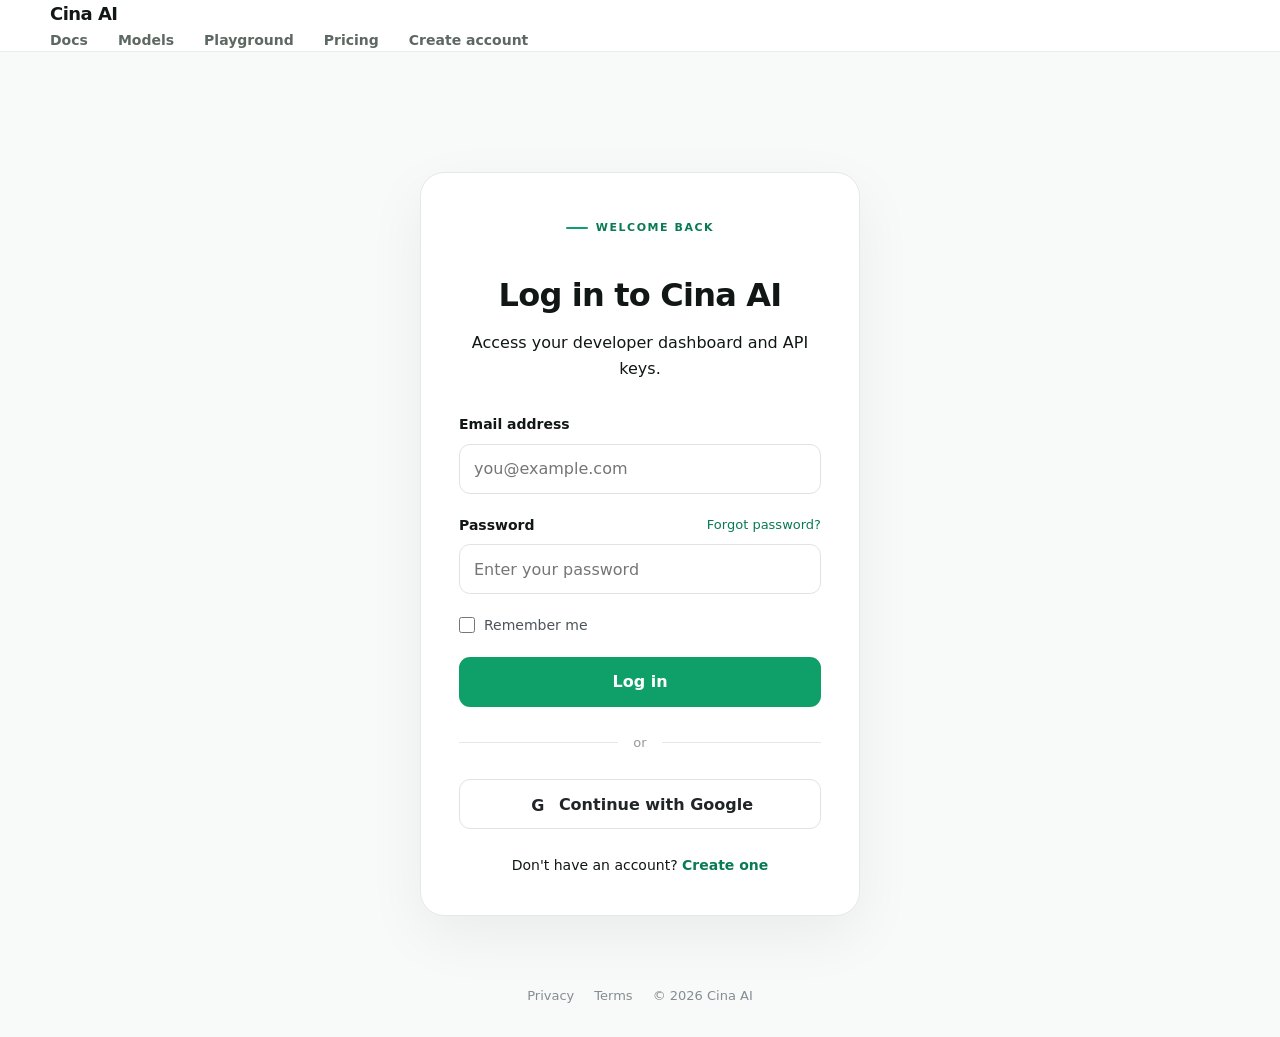
<file: dashboard/keys.html>
<!DOCTYPE html>
<html lang="en">
<head>
  <meta charset="UTF-8">
  <meta name="viewport" content="width=device-width, initial-scale=1.0">
  <meta name="description" content="Manage Cina AI API keys.">
  <title>API Keys — Cina AI</title>
  <link rel="stylesheet" href="../assets/css/style.css">
</head>
<body class="dashboard-page">

<header class="dashboard-header">
  <div class="container dashboard-nav">
    <a href="../index.html" class="brand">Cina AI</a>

    <div class="dashboard-user">
      <span class="user-avatar" id="userAvatar">A</span>
      <span class="user-name" id="userName">Developer</span>
    </div>
  </div>
</header>

<div class="dashboard-layout">

  <aside class="dashboard-sidebar">
    <nav class="dashboard-menu">

      <div class="dashboard-menu-group">
        <span class="dashboard-menu-title">Workspace</span>

        <a href="index.html" class="dashboard-link">
          <span>⌂</span>
          Overview
        </a>

        <a href="usage.html" class="dashboard-link">
          <span>◷</span>
          Usage
        </a>

        <a href="keys.html" class="dashboard-link active">
          <span>⚿</span>
          API Keys
        </a>

        <a href="activity.html" class="dashboard-link">
          <span>↕</span>
          Activity
        </a>
      </div>

      <div class="dashboard-menu-group">
        <span class="dashboard-menu-title">Platform</span>

        <a href="../models/index.html" class="dashboard-link">
          <span>◈</span>
          Models
        </a>

        <a href="../playground/index.html" class="dashboard-link">
          <span>▷</span>
          Playground
        </a>

        <a href="../docs/index.html" class="dashboard-link">
          <span>?</span>
          Documentation
        </a>
      </div>

      <div class="dashboard-menu-group">
        <span class="dashboard-menu-title">Account</span>

        <a href="settings.html" class="dashboard-link">
          <span>⚙</span>
          Settings
        </a>

        <a href="../index.html" class="dashboard-link" id="signOutLink">
          <span>↪</span>
          Sign out
        </a>

      </div>

    </nav>
  </aside>

  <main class="dashboard-content">

    <div class="dashboard-top">
      <div>
        <span class="eyebrow">DEVELOPER ACCESS</span>
        <h1>API Keys</h1>
        <p>Create and manage the keys used by your applications.</p>
      </div>

      <button class="dashboard-primary-button" id="createKeyButton">
        Create API key
      </button>
    </div>

    <section class="dashboard-panel keys-panel">

      <div class="panel-header">
        <div>
          <h2>Your API keys</h2>
          <p>
            Keep your API keys private. Never expose a production key
            in public client-side code.
          </p>
        </div>
      </div>

      <div class="key-list" id="keyList">

        <div class="key-empty" id="keyEmpty">
          <div class="empty-icon">⚿</div>
          <h3>No API keys yet</h3>
          <p>
            Create your first key to connect an application
            to the Cina AI API.
          </p>

          <button class="dashboard-secondary-button" id="emptyCreateButton">
            Create your first key
          </button>
        </div>

      </div>

    </section>

    <section class="dashboard-panel security-panel">

      <div class="panel-header">
        <div>
          <h2>API key security</h2>
          <p>Important practices for protecting your credentials.</p>
        </div>
      </div>

      <div class="security-grid">

        <div class="security-item">
          <strong>Keep keys private</strong>
          <span>Do not publish keys in GitHub repositories or frontend code.</span>
        </div>

        <div class="security-item">
          <strong>Use server-side requests</strong>
          <span>Production API calls should normally pass through your backend.</span>
        </div>

        <div class="security-item">
          <strong>Rotate compromised keys</strong>
          <span>Revoke a key immediately if you believe it has been exposed.</span>
        </div>

      </div>

    </section>

  </main>
</div>

<div class="dashboard-modal" id="createKeyModal">
  <div class="dashboard-modal-card">

    <button class="modal-close" id="closeKeyModal" aria-label="Close">
      ×
    </button>

    <span class="eyebrow">NEW API KEY</span>
    <h2>Create an API key</h2>

    <p>
      Give this key a recognizable name so you can identify it later.
    </p>

    <label class="modal-label" for="keyName">Key name</label>

    <input
      type="text"
      id="keyName"
      class="modal-input"
      placeholder="My application"
      maxlength="40"
      autocomplete="off"
    >

    <button class="dashboard-primary-button modal-create" id="confirmCreateKey">
      Create key
    </button>

    <div class="modal-error" id="keyError"></div>

  </div>
</div>

<div class="dashboard-modal" id="keyCreatedModal">
  <div class="dashboard-modal-card">

    <span class="eyebrow">KEY CREATED</span>
    <h2>Your API key is ready</h2>

    <p>
      Copy this key now. For security, the complete key will only
      be shown once.
    </p>

    <div class="generated-key">
      <code id="generatedKey"></code>
      <button id="copyGeneratedKey">Copy</button>
    </div>

    <button class="dashboard-primary-button modal-create" id="closeCreatedModal">
      Done
    </button>

  </div>
</div>

<script src="../assets/js/app.js"></script>
<script src="../assets/js/api.js"></script>

<script>
  const jwt =
    localStorage.getItem("cina_jwt") ||
    sessionStorage.getItem("cina_jwt");

  if (!jwt) {
    window.location.href = "../auth/login.html";
  }

  const createKeyButton =
    document.getElementById("createKeyButton");

  const emptyCreateButton =
    document.getElementById("emptyCreateButton");

  const createKeyModal =
    document.getElementById("createKeyModal");

  const keyCreatedModal =
    document.getElementById("keyCreatedModal");

  const closeKeyModal =
    document.getElementById("closeKeyModal");

  const closeCreatedModal =
    document.getElementById("closeCreatedModal");

  const confirmCreateKey =
    document.getElementById("confirmCreateKey");

  const keyName =
    document.getElementById("keyName");

  const keyError =
    document.getElementById("keyError");

  const generatedKey =
    document.getElementById("generatedKey");

  const copyGeneratedKey =
    document.getElementById("copyGeneratedKey");

  const keyEmpty =
    document.getElementById("keyEmpty");

  const keyList =
    document.getElementById("keyList");

  const userName =
    document.getElementById("userName");

  const userAvatar =
    document.getElementById("userAvatar");

  const signOutLink =
    document.getElementById("signOutLink");


  function loadUser() {
    const savedUser =
      localStorage.getItem("cina_user");

    if (!savedUser) {
      const email =
        localStorage.getItem("cina_user_email") ||
        sessionStorage.getItem("cina_user_email");

      if (email) {
        userName.textContent = email;
        userAvatar.textContent =
          email.charAt(0).toUpperCase();
      }

      return;
    }

    try {
      const user = JSON.parse(savedUser);

      const name =
        user.name ||
        user.full_name ||
        user.email ||
        "Developer";

      userName.textContent = name;
      userAvatar.textContent =
        name.charAt(0).toUpperCase();

    } catch {
      userName.textContent = "Developer";
    }
  }


  function openCreateModal() {
    keyError.textContent = "";
    keyName.value = "";
    confirmCreateKey.disabled = false;
    confirmCreateKey.textContent = "Create key";

    createKeyModal.classList.add("open");

    setTimeout(() => {
      keyName.focus();
    }, 100);
  }


  function closeCreateModal() {
    createKeyModal.classList.remove("open");
  }


  function openCreatedModal(apiKey) {
    generatedKey.textContent = apiKey;
    copyGeneratedKey.textContent = "Copy";
    keyCreatedModal.classList.add("open");
  }


  function closeCreatedKeyModal() {
    keyCreatedModal.classList.remove("open");
  }


  function escapeHtml(value) {
    return String(value)
      .replaceAll("&", "&amp;")
      .replaceAll("<", "&lt;")
      .replaceAll(">", "&gt;")
      .replaceAll('"', "&quot;")
      .replaceAll("'", "&#039;");
  }


  function formatDate(value) {
    if (!value) {
      return "Unknown date";
    }

    const date = new Date(value);

    if (Number.isNaN(date.getTime())) {
      return "Unknown date";
    }

    return date.toLocaleDateString(undefined, {
      year: "numeric",
      month: "short",
      day: "numeric"
    });
  }


  function isActiveKey(key) {
    return !key.revoked_at;
  }


  function renderKeys(keys) {
    keyList.innerHTML = "";

    if (!keys.length) {
      keyList.appendChild(keyEmpty);
      keyEmpty.style.display = "";
      return;
    }

    keyEmpty.style.display = "none";

    keys.forEach((key) => {
      const item = document.createElement("div");
      item.className = "api-key-item";

      const environment =
        key.environment === "test"
          ? "Test"
          : "Live";

      const status =
        isActiveKey(key)
          ? "Active"
          : "Revoked";

      const prefix =
        key.key_prefix || "fc_";

      item.innerHTML = `
        <div class="key-info">
          <div class="key-icon">⚿</div>

          <div>
            <strong>${escapeHtml(key.name || "Unnamed key")}</strong>
            <span>
              ${escapeHtml(prefix)}••••••••••••
            </span>
          </div>
        </div>

        <div class="key-meta">
          <span class="key-status">${status}</span>
          <small>
            ${environment} · Created ${formatDate(key.created_at)}
          </small>
        </div>

        ${
          isActiveKey(key)
            ? `
              <button
                class="revoke-button"
                type="button"
                data-key-id="${escapeHtml(key.id)}"
              >
                Revoke
              </button>
            `
            : ""
        }
      `;

      keyList.appendChild(item);
    });
  }


  async function loadKeys() {
    try {
      const result =
        await CinaAPI.getApiKeys(jwt);

      const keys =
        result?.data?.api_keys || [];

      renderKeys(keys);

    } catch (error) {
      if (
        error.message &&
        (
          error.message.toLowerCase().includes("unauthorized") ||
          error.message.toLowerCase().includes("token") ||
          error.message.includes("401")
        )
      ) {
        localStorage.removeItem("cina_jwt");
        sessionStorage.removeItem("cina_jwt");

        localStorage.removeItem("cina_user");
        localStorage.removeItem("cina_user_email");

        window.location.href = "../auth/login.html";
        return;
      }

      keyList.innerHTML = `
        <div class="key-empty">
          <div class="empty-icon">⚠</div>
          <h3>Unable to load API keys</h3>
          <p>${escapeHtml(error.message || "Please try again.")}</p>
        </div>
      `;
    }
  }


  async function createApiKey() {
    const name = keyName.value.trim();

    if (!name) {
      keyError.textContent =
        "Enter a name for this API key.";
      return;
    }

    confirmCreateKey.disabled = true;
    confirmCreateKey.textContent = "Creating...";
    keyError.textContent = "";

    try {
      const result =
        await CinaAPI.createApiKey(
          {
            name,
            environment: "live"
          },
          jwt
        );

      const createdKey =
        result?.data;

      if (!createdKey?.api_key) {
        throw new Error(
          "The API did not return the generated key."
        );
      }

      closeCreateModal();

      await loadKeys();

      openCreatedModal(
        createdKey.api_key
      );

    } catch (error) {
      keyError.textContent =
        error.message ||
        "Unable to create API key.";

      confirmCreateKey.disabled = false;
      confirmCreateKey.textContent =
        "Create key";
    }
  }


  async function revokeApiKey(id, button) {
    if (!id) {
      return;
    }

    const confirmed =
      confirm(
        "Revoke this API key? This action cannot be undone."
      );

    if (!confirmed) {
      return;
    }

    button.disabled = true;
    button.textContent = "Revoking...";

    try {
      await CinaAPI.revokeApiKey(
        id,
        jwt
      );

      await loadKeys();

    } catch (error) {
      button.disabled = false;
      button.textContent = "Revoke";

      alert(
        error.message ||
        "Unable to revoke API key."
      );
    }
  }


  createKeyButton.addEventListener(
    "click",
    openCreateModal
  );

  emptyCreateButton.addEventListener(
    "click",
    openCreateModal
  );

  closeKeyModal.addEventListener(
    "click",
    closeCreateModal
  );

  closeCreatedModal.addEventListener(
    "click",
    closeCreatedKeyModal
  );


  confirmCreateKey.addEventListener(
    "click",
    createApiKey
  );


  keyName.addEventListener(
    "keydown",
    (event) => {
      if (event.key === "Enter") {
        event.preventDefault();
        createApiKey();
      }
    }
  );


  copyGeneratedKey.addEventListener(
    "click",
    async () => {
      const value =
        generatedKey.textContent;

      try {
        await navigator.clipboard.writeText(value);

        copyGeneratedKey.textContent =
          "Copied";

        setTimeout(() => {
          copyGeneratedKey.textContent =
            "Copy";
        }, 1500);

      } catch {
        copyGeneratedKey.textContent =
          "Copy failed";
      }
    }
  );


  document.addEventListener(
    "click",
    (event) => {
      const button =
        event.target.closest(".revoke-button");

      if (!button) {
        return;
      }

      revokeApiKey(
        button.dataset.keyId,
        button
      );
    }
  );


  signOutLink.addEventListener(
    "click",
    (event) => {
      event.preventDefault();

      localStorage.removeItem("cina_jwt");
      sessionStorage.removeItem("cina_jwt");

      localStorage.removeItem("cina_user");
      localStorage.removeItem("cina_user_email");

      sessionStorage.removeItem("cina_user_email");

      window.location.href =
        "../index.html";
    }
  );


  loadUser();
  loadKeys();
</script>

</body>
</html>
</file>
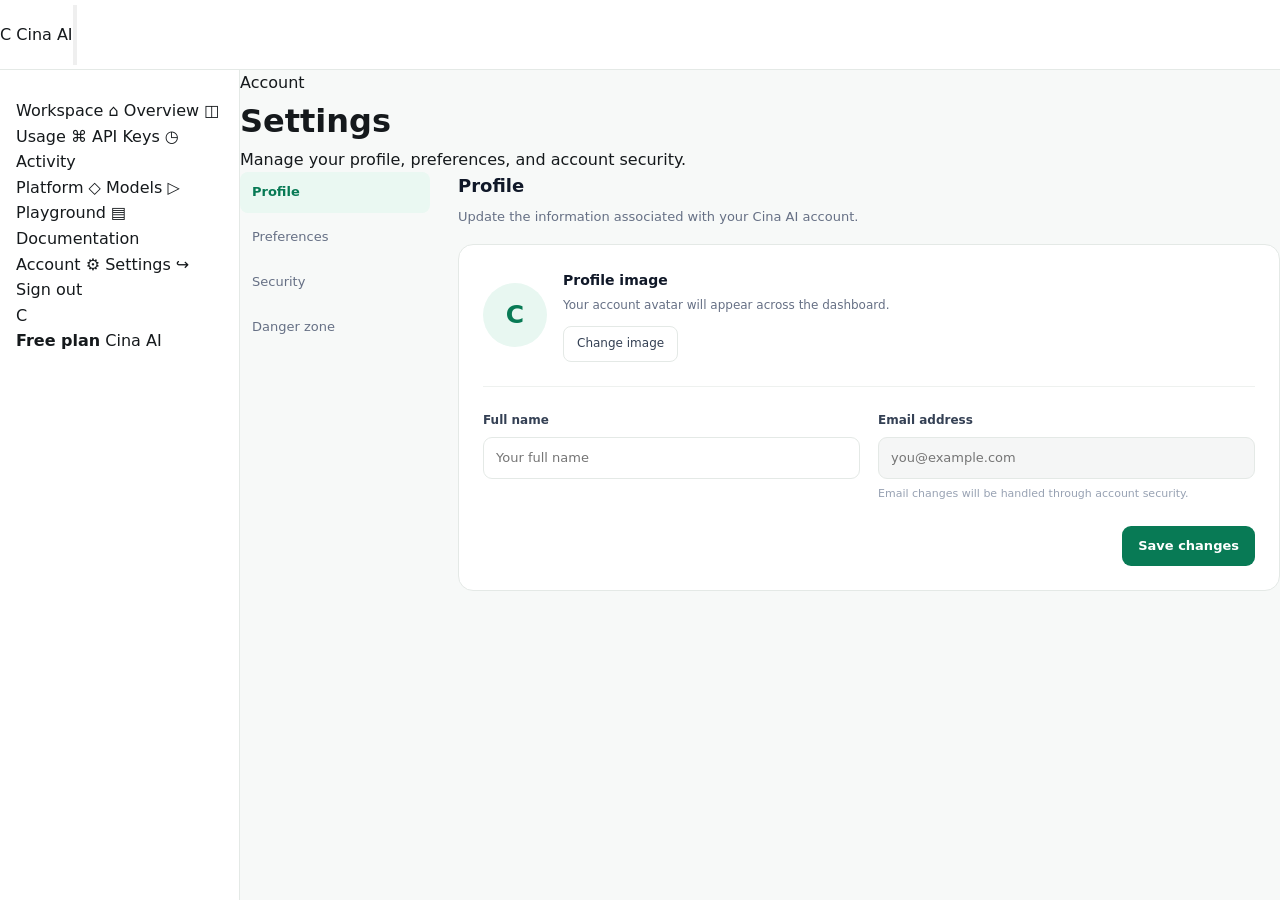
<file: dashboard/settings.html>
<!DOCTYPE html>
<html lang="en">
<head>
  <meta charset="UTF-8">
  <meta name="viewport" content="width=device-width, initial-scale=1.0">
  <meta name="theme-color" content="#087a55">
  <title>Settings — Cina AI</title>
  <link rel="stylesheet" href="../assets/css/style.css">
</head>
<body class="dashboard-page">

  <header class="dashboard-header">
    <a href="../index.html" class="dashboard-logo">
      <span class="logo-mark">C</span>
      <span>Cina AI</span>
    </a>

    <button class="dashboard-menu" id="dashboardMenu" aria-label="Open menu">
      <span></span>
      <span></span>
      <span></span>
    </button>
  </header>

  <div class="dashboard-layout">

    <aside class="dashboard-sidebar" id="dashboardSidebar">

      <div class="sidebar-workspace">
        <span class="sidebar-label">Workspace</span>

        <a href="index.html" class="sidebar-link">
          <span class="sidebar-icon">⌂</span>
          Overview
        </a>

        <a href="usage.html" class="sidebar-link">
          <span class="sidebar-icon">◫</span>
          Usage
        </a>

        <a href="keys.html" class="sidebar-link">
          <span class="sidebar-icon">⌘</span>
          API Keys
        </a>

        <a href="activity.html" class="sidebar-link">
          <span class="sidebar-icon">◷</span>
          Activity
        </a>
      </div>

      <div class="sidebar-workspace">
        <span class="sidebar-label">Platform</span>

        <a href="../models/index.html" class="sidebar-link">
          <span class="sidebar-icon">◇</span>
          Models
        </a>

        <a href="../playground/index.html" class="sidebar-link">
          <span class="sidebar-icon">▷</span>
          Playground
        </a>

        <a href="../docs/index.html" class="sidebar-link">
          <span class="sidebar-icon">▤</span>
          Documentation
        </a>
      </div>

      <div class="sidebar-workspace">
        <span class="sidebar-label">Account</span>

        <a href="settings.html" class="sidebar-link active">
          <span class="sidebar-icon">⚙</span>
          Settings
        </a>

        <a href="../auth/login.html" class="sidebar-link">
          <span class="sidebar-icon">↪</span>
          Sign out
        </a>
      </div>

      <div class="sidebar-bottom">
        <div class="sidebar-plan">
          <div class="plan-icon">C</div>
          <div>
            <strong>Free plan</strong>
            <span>Cina AI</span>
          </div>
        </div>
      </div>

    </aside>

    <main class="dashboard-main">

      <div class="dashboard-page-heading">
        <div>
          <span class="dashboard-eyebrow">Account</span>
          <h1>Settings</h1>
          <p>Manage your profile, preferences, and account security.</p>
        </div>
      </div>

      <div class="settings-layout">

        <aside class="settings-nav">
          <button class="settings-nav-link active" data-section="profile">
            Profile
          </button>

          <button class="settings-nav-link" data-section="preferences">
            Preferences
          </button>

          <button class="settings-nav-link" data-section="security">
            Security
          </button>

          <button class="settings-nav-link" data-section="danger">
            Danger zone
          </button>
        </aside>

        <div class="settings-content">

          <section class="settings-section active" id="profile">

            <div class="settings-section-heading">
              <h2>Profile</h2>
              <p>Update the information associated with your Cina AI account.</p>
            </div>

            <div class="settings-card">

              <div class="settings-avatar-row">
                <div class="settings-avatar">C</div>

                <div>
                  <h3>Profile image</h3>
                  <p>Your account avatar will appear across the dashboard.</p>

                  <button class="settings-secondary-btn" id="avatarButton">
                    Change image
                  </button>

                  <input
                    type="file"
                    id="avatarInput"
                    accept="image/*"
                    hidden
                  >
                </div>
              </div>

              <div class="settings-divider"></div>

              <div class="settings-form-grid">

                <div class="settings-field">
                  <label for="fullName">Full name</label>
                  <input
                    type="text"
                    id="fullName"
                    placeholder="Your full name"
                  >
                </div>

                <div class="settings-field">
                  <label for="email">Email address</label>
                  <input
                    type="email"
                    id="email"
                    placeholder="you@example.com"
                    disabled
                  >
                  <span class="settings-hint">
                    Email changes will be handled through account security.
                  </span>
                </div>

              </div>

              <div class="settings-actions">
                <button class="settings-primary-btn" id="saveProfile">
                  Save changes
                </button>
              </div>

            </div>

          </section>

          <section class="settings-section" id="preferences">

            <div class="settings-section-heading">
              <h2>Preferences</h2>
              <p>Customize how Cina AI behaves for your workspace.</p>
            </div>

            <div class="settings-card">

              <div class="settings-option">
                <div>
                  <h3>Theme</h3>
                  <p>Choose how the Cina AI dashboard looks.</p>
                </div>

                <select id="themePreference">
                  <option value="system">System</option>
                  <option value="light">Light</option>
                  <option value="dark">Dark</option>
                </select>
              </div>

              <div class="settings-divider"></div>

              <div class="settings-option">
                <div>
                  <h3>Documentation code style</h3>
                  <p>Choose the default language shown in API examples.</p>
                </div>

                <select id="codeLanguage">
                  <option value="curl">cURL</option>
                  <option value="javascript">JavaScript</option>
                  <option value="python">Python</option>
                </select>
              </div>

              <div class="settings-divider"></div>

              <div class="settings-option">
                <div>
                  <h3>Developer updates</h3>
                  <p>Receive important platform and API updates.</p>
                </div>

                <label class="settings-switch">
                  <input type="checkbox" id="developerUpdates" checked>
                  <span></span>
                </label>
              </div>

              <div class="settings-actions">
                <button class="settings-primary-btn" id="savePreferences">
                  Save preferences
                </button>
              </div>

            </div>

          </section>

          <section class="settings-section" id="security">

            <div class="settings-section-heading">
              <h2>Security</h2>
              <p>Manage your password and account security.</p>
            </div>

            <div class="settings-card">

              <div class="settings-row-heading">
                <div>
                  <h3>Password</h3>
                  <p>Change the password used to access your account.</p>
                </div>

                <button class="settings-secondary-btn" id="changePassword">
                  Change password
                </button>
              </div>

              <div class="settings-divider"></div>

              <div class="settings-row-heading">
                <div>
                  <h3>API keys</h3>
                  <p>
                    Manage production and test keys from your API Keys page.
                  </p>
                </div>

                <a href="keys.html" class="settings-secondary-btn">
                  Manage keys
                </a>
              </div>

              <div class="settings-divider"></div>

              <div class="settings-row-heading">
                <div>
                  <h3>Active sessions</h3>
                  <p>Review devices connected to your account.</p>
                </div>

                <button class="settings-secondary-btn" id="sessionsButton">
                  View sessions
                </button>
              </div>

            </div>

          </section>

          <section class="settings-section" id="danger">

            <div class="settings-section-heading">
              <h2>Danger zone</h2>
              <p>Actions in this section can affect your Cina AI account.</p>
            </div>

            <div class="settings-danger-card">

              <div>
                <h3>Delete account</h3>
                <p>
                  Permanently delete your Cina AI account, workspace,
                  API keys, and associated data.
                </p>
              </div>

              <button class="settings-danger-btn" id="deleteAccount">
                Delete account
              </button>

            </div>

          </section>

        </div>

      </div>

    </main>

  </div>

  <div class="settings-toast" id="settingsToast"></div>

  <script src="../assets/js/app.js"></script>

  <script>
    const menuButton = document.getElementById("dashboardMenu");
    const sidebar = document.getElementById("dashboardSidebar");

    if (menuButton && sidebar) {
      menuButton.addEventListener("click", () => {
        sidebar.classList.toggle("open");
        menuButton.classList.toggle("active");
      });
    }

    const navLinks = document.querySelectorAll(".settings-nav-link");
    const sections = document.querySelectorAll(".settings-section");

    navLinks.forEach(link => {
      link.addEventListener("click", () => {
        const target = link.dataset.section;

        navLinks.forEach(item => item.classList.remove("active"));
        sections.forEach(section => section.classList.remove("active"));

        link.classList.add("active");

        const section = document.getElementById(target);

        if (section) {
          section.classList.add("active");
        }
      });
    });

    const toast = document.getElementById("settingsToast");

    function showToast(message) {
      toast.textContent = message;
      toast.classList.add("show");

      setTimeout(() => {
        toast.classList.remove("show");
      }, 2200);
    }

    document.getElementById("saveProfile").addEventListener("click", () => {
      showToast("Profile changes are ready for backend connection.");
    });

    document.getElementById("savePreferences").addEventListener("click", () => {
      showToast("Preferences are ready for backend connection.");
    });

    document.getElementById("changePassword").addEventListener("click", () => {
      showToast("Password management will be connected to authentication.");
    });

    document.getElementById("sessionsButton").addEventListener("click", () => {
      showToast("Session management will be available after backend deployment.");
    });

    document.getElementById("avatarButton").addEventListener("click", () => {
      document.getElementById("avatarInput").click();
    });

    document.getElementById("avatarInput").addEventListener("change", event => {
      if (event.target.files.length) {
        showToast("Image selected. Upload will be connected later.");
      }
    });

    document.getElementById("deleteAccount").addEventListener("click", () => {
      const confirmed = confirm(
        "Are you sure you want to delete your Cina AI account?"
      );

      if (confirmed) {
        showToast("Account deletion will be connected to the backend.");
      }
    });
  </script>

</body>
</html>
</file>
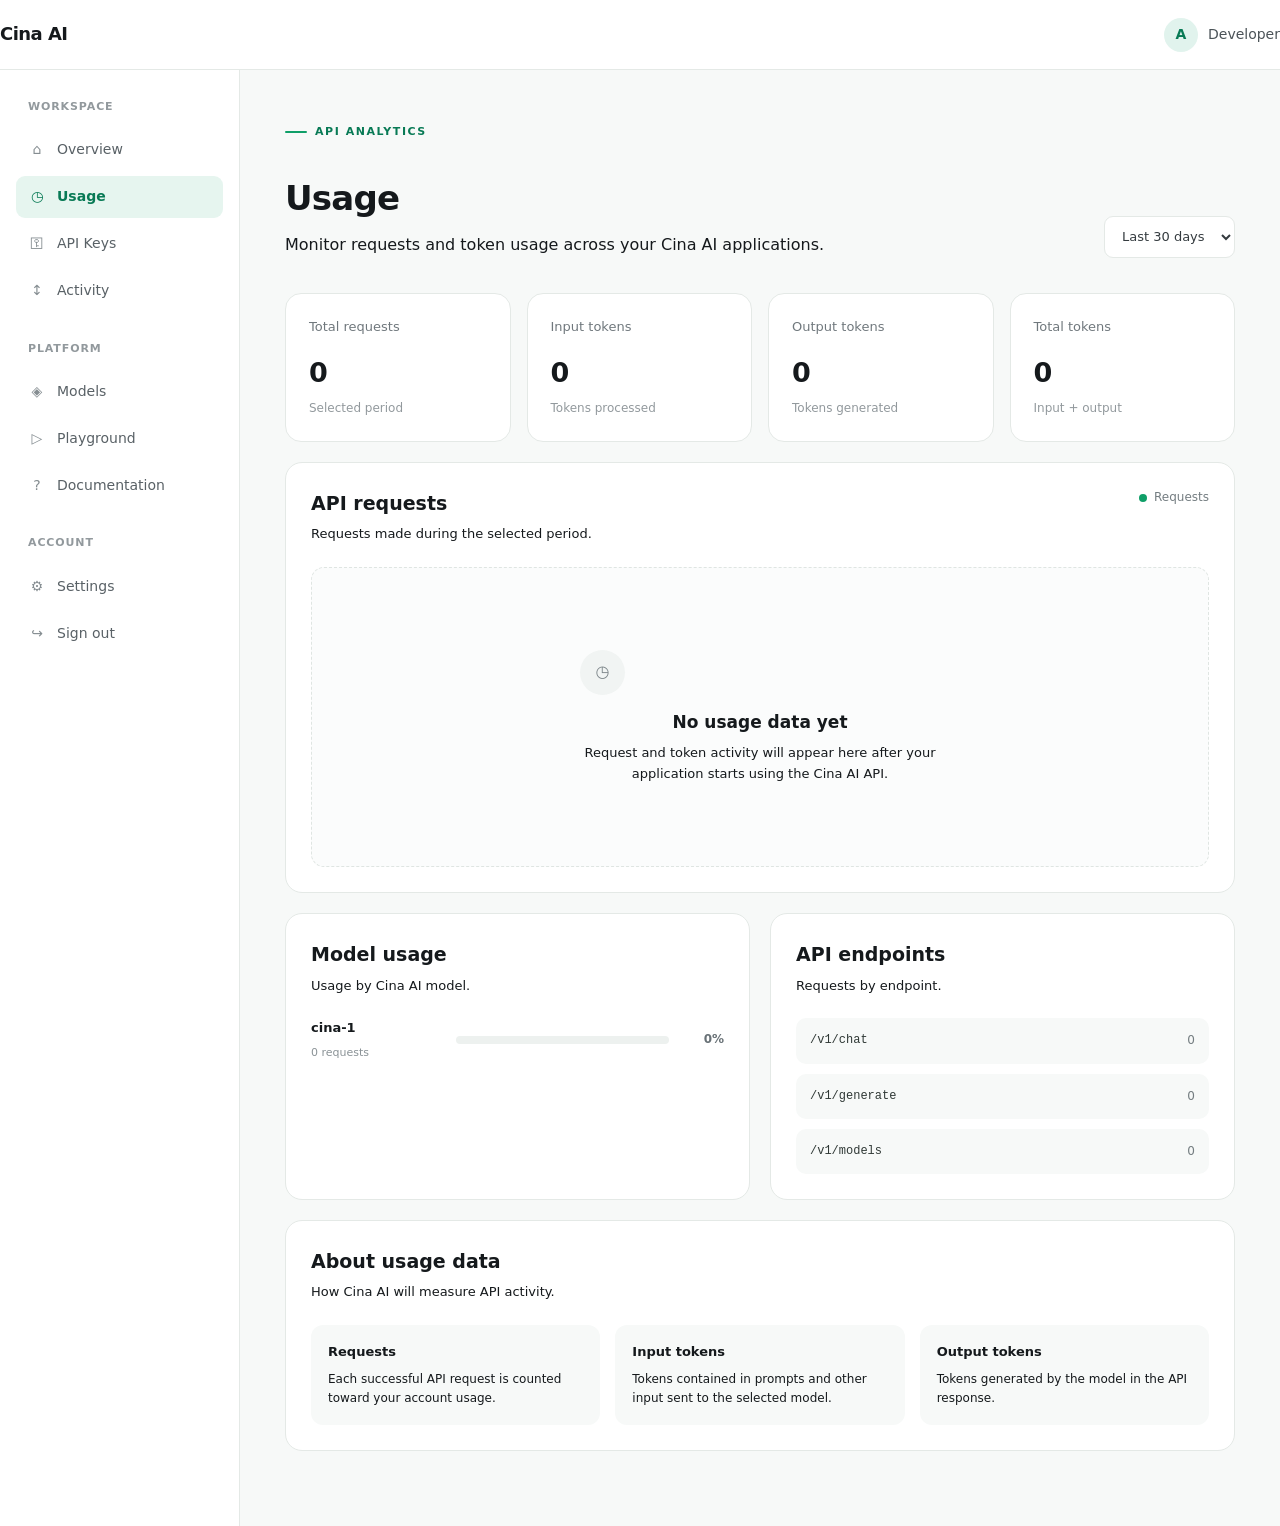
<file: dashboard/usage.html>
<!DOCTYPE html>
<html lang="en">
<head>
  <meta charset="UTF-8">
  <meta name="viewport" content="width=device-width, initial-scale=1.0">
  <meta name="description" content="Cina AI API usage dashboard.">
  <title>Usage — Cina AI</title>
  <link rel="stylesheet" href="../assets/css/style.css">
</head>
<body class="dashboard-page">

<header class="dashboard-header">
  <div class="container dashboard-nav">
    <a href="../index.html" class="brand">Cina AI</a>

    <div class="dashboard-user">
      <span class="user-avatar">A</span>
      <span class="user-name">Developer</span>
    </div>
  </div>
</header>

<div class="dashboard-layout">

  <aside class="dashboard-sidebar">
    <nav class="dashboard-menu">

      <div class="dashboard-menu-group">
        <span class="dashboard-menu-title">Workspace</span>

        <a href="index.html" class="dashboard-link">
          <span>⌂</span>
          Overview
        </a>

        <a href="usage.html" class="dashboard-link active">
          <span>◷</span>
          Usage
        </a>

        <a href="keys.html" class="dashboard-link">
          <span>⚿</span>
          API Keys
        </a>

        <a href="activity.html" class="dashboard-link">
          <span>↕</span>
          Activity
        </a>
      </div>

      <div class="dashboard-menu-group">
        <span class="dashboard-menu-title">Platform</span>

        <a href="../models/index.html" class="dashboard-link">
          <span>◈</span>
          Models
        </a>

        <a href="../playground/index.html" class="dashboard-link">
          <span>▷</span>
          Playground
        </a>

        <a href="../docs/index.html" class="dashboard-link">
          <span>?</span>
          Documentation
        </a>
      </div>

      <div class="dashboard-menu-group">
        <span class="dashboard-menu-title">Account</span>

        <a href="settings.html" class="dashboard-link">
          <span>⚙</span>
          Settings
        </a>

        <a href="../index.html" class="dashboard-link">
          <span>↪</span>
          Sign out
        </a>
      </div>

    </nav>
  </aside>

  <main class="dashboard-content">

    <div class="dashboard-top">
      <div>
        <span class="eyebrow">API ANALYTICS</span>
        <h1>Usage</h1>
        <p>Monitor requests and token usage across your Cina AI applications.</p>
      </div>

      <select class="usage-period" id="usagePeriod">
        <option value="7">Last 7 days</option>
        <option value="30" selected>Last 30 days</option>
        <option value="90">Last 90 days</option>
      </select>
    </div>

    <section class="dashboard-stats usage-stats">

      <article class="dashboard-stat-card">
        <span class="stat-label">Total requests</span>
        <strong id="totalRequests">0</strong>
        <small>Selected period</small>
      </article>

      <article class="dashboard-stat-card">
        <span class="stat-label">Input tokens</span>
        <strong id="inputTokens">0</strong>
        <small>Tokens processed</small>
      </article>

      <article class="dashboard-stat-card">
        <span class="stat-label">Output tokens</span>
        <strong id="outputTokens">0</strong>
        <small>Tokens generated</small>
      </article>

      <article class="dashboard-stat-card">
        <span class="stat-label">Total tokens</span>
        <strong id="totalTokens">0</strong>
        <small>Input + output</small>
      </article>

    </section>

    <section class="dashboard-panel usage-chart-panel">

      <div class="panel-header">
        <div>
          <h2>API requests</h2>
          <p>Requests made during the selected period.</p>
        </div>

        <span class="chart-legend">
          <i></i>
          Requests
        </span>
      </div>

      <div class="usage-chart" id="usageChart">
        <div class="chart-empty">
          <div class="empty-icon">◷</div>
          <h3>No usage data yet</h3>
          <p>
            Request and token activity will appear here after
            your application starts using the Cina AI API.
          </p>
        </div>
      </div>

    </section>

    <section class="usage-two-column">

      <article class="dashboard-panel">
        <div class="panel-header">
          <div>
            <h2>Model usage</h2>
            <p>Usage by Cina AI model.</p>
          </div>
        </div>

        <div class="usage-row">
          <div class="usage-row-info">
            <strong>cina-1</strong>
            <span>0 requests</span>
          </div>

          <div class="usage-bar">
            <span style="width: 0%"></span>
          </div>

          <strong>0%</strong>
        </div>
      </article>

      <article class="dashboard-panel">
        <div class="panel-header">
          <div>
            <h2>API endpoints</h2>
            <p>Requests by endpoint.</p>
          </div>
        </div>

        <div class="endpoint-list">

          <div class="endpoint-row">
            <code>/v1/chat</code>
            <span>0</span>
          </div>

          <div class="endpoint-row">
            <code>/v1/generate</code>
            <span>0</span>
          </div>

          <div class="endpoint-row">
            <code>/v1/models</code>
            <span>0</span>
          </div>

        </div>
      </article>

    </section>

    <section class="dashboard-panel usage-info-panel">

      <div class="panel-header">
        <div>
          <h2>About usage data</h2>
          <p>How Cina AI will measure API activity.</p>
        </div>
      </div>

      <div class="usage-info-grid">

        <div>
          <strong>Requests</strong>
          <p>
            Each successful API request is counted toward your
            account usage.
          </p>
        </div>

        <div>
          <strong>Input tokens</strong>
          <p>
            Tokens contained in prompts and other input sent to
            the selected model.
          </p>
        </div>

        <div>
          <strong>Output tokens</strong>
          <p>
            Tokens generated by the model in the API response.
          </p>
        </div>

      </div>

    </section>

  </main>
</div>

<script src="../assets/js/app.js"></script>

<script>
  const usagePeriod = document.getElementById("usagePeriod");

  usagePeriod.addEventListener("change", () => {
    document.getElementById("totalRequests").textContent = "0";
    document.getElementById("inputTokens").textContent = "0";
    document.getElementById("outputTokens").textContent = "0";
    document.getElementById("totalTokens").textContent = "0";
  });
</script>

</body>
</html>
</file>
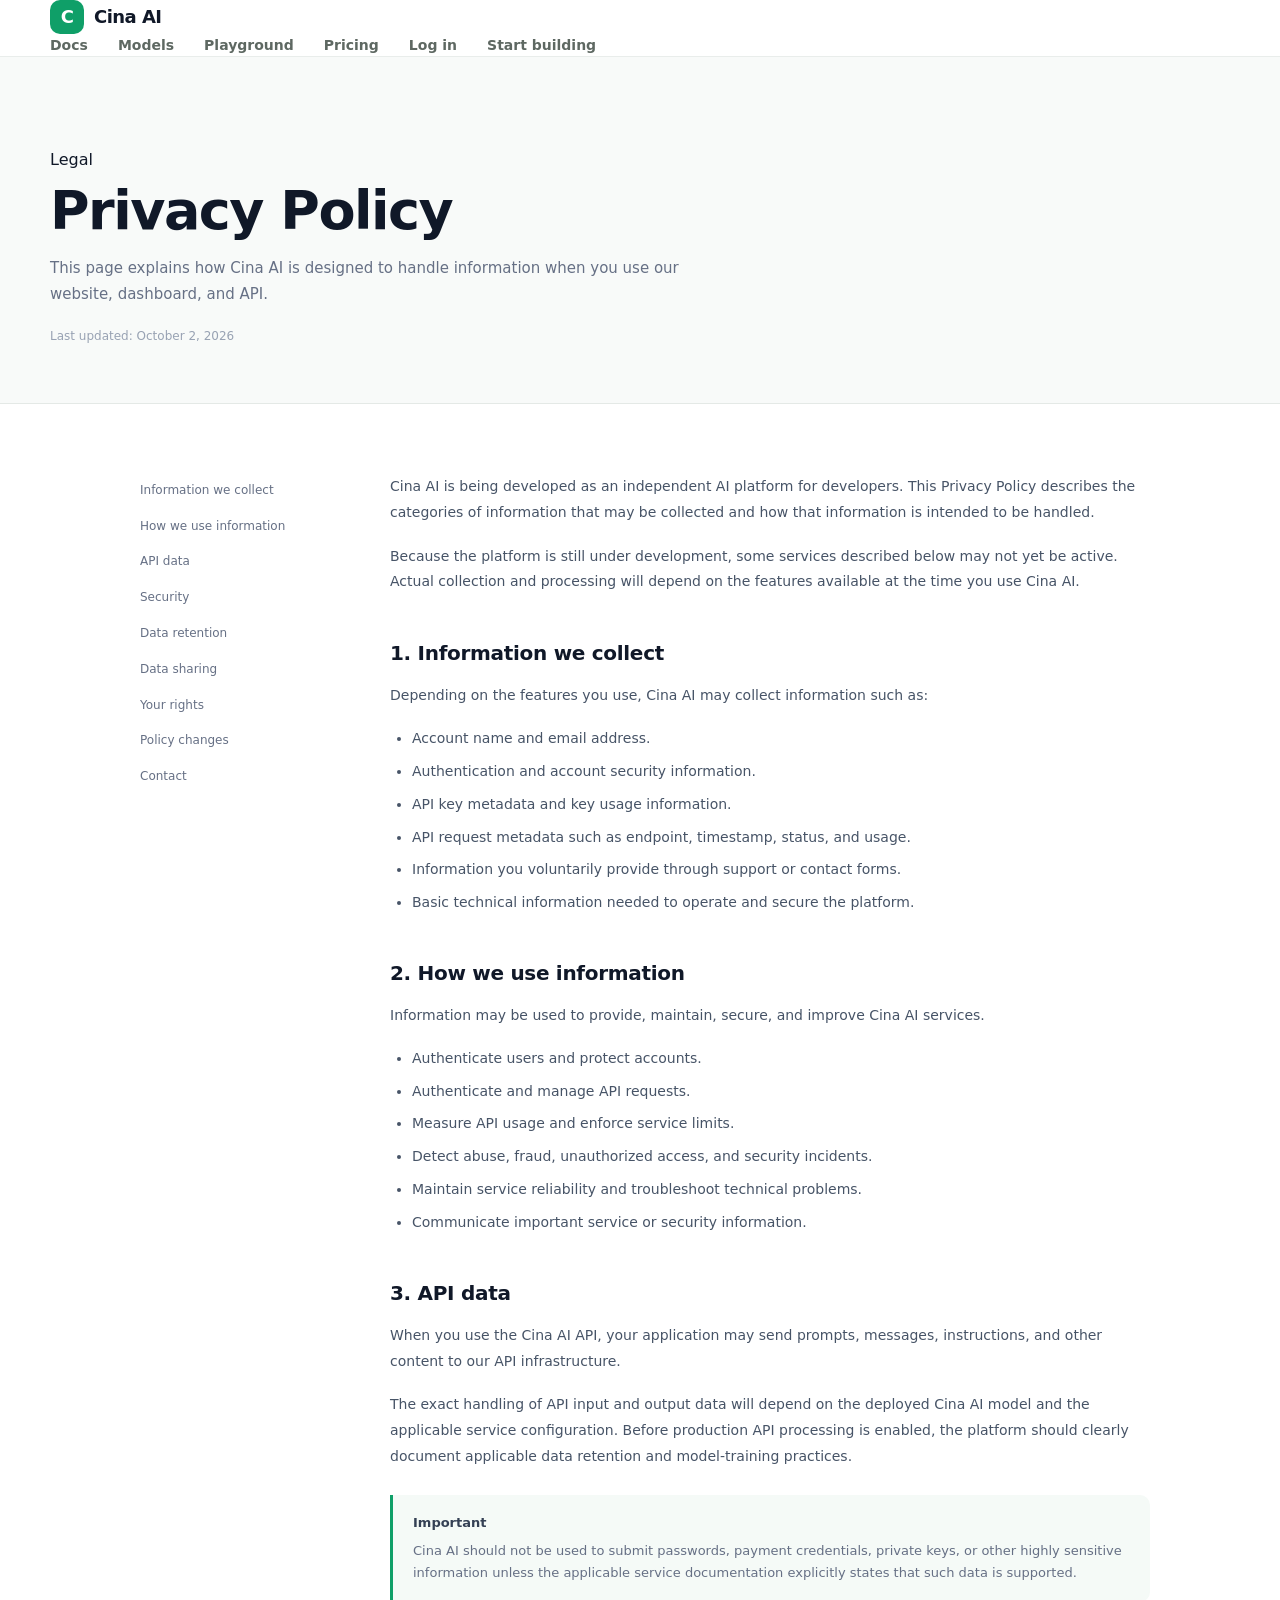
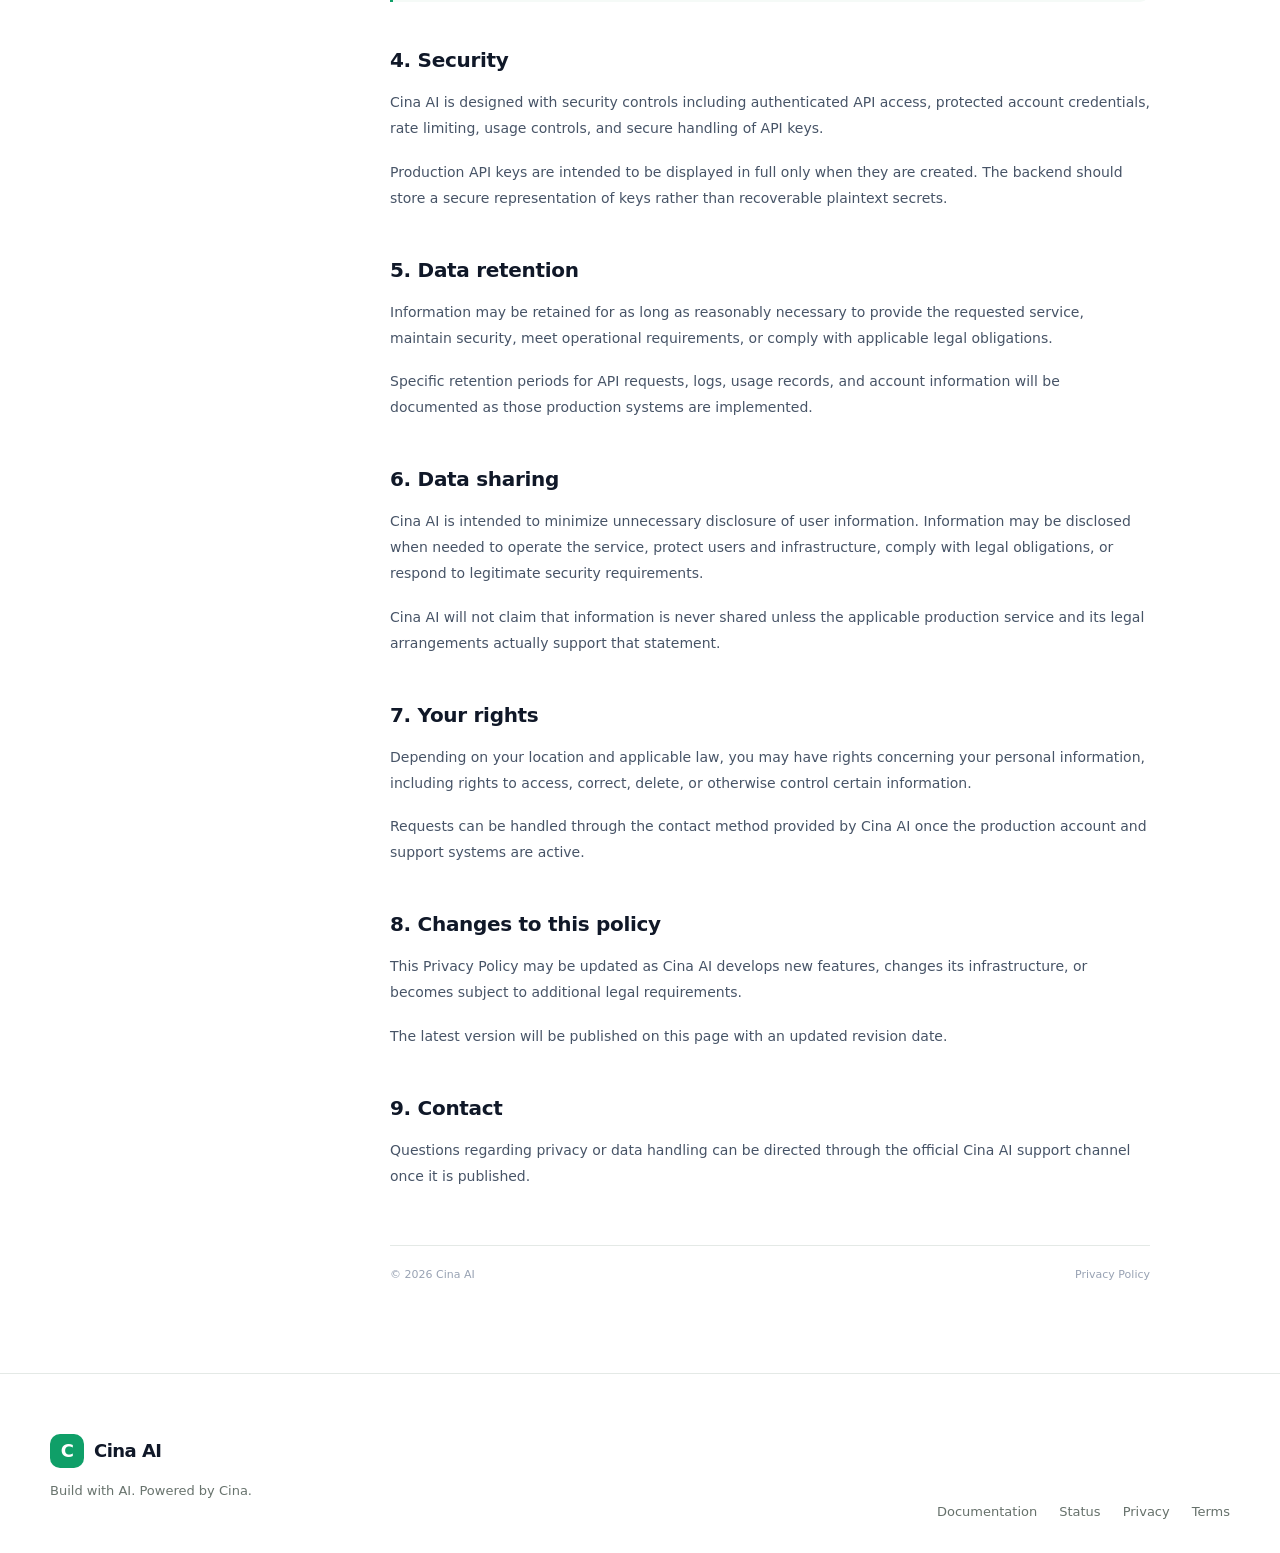
<file: legal/privacy.html>
<!DOCTYPE html>
<html lang="en">
<head>
  <meta charset="UTF-8">
  <meta name="viewport" content="width=device-width, initial-scale=1.0">
  <meta name="theme-color" content="#087a55">
  <title>Privacy Policy — Cina AI</title>
  <link rel="stylesheet" href="../assets/css/style.css">
</head>
<body class="legal-page">

  <header class="site-header">
    <div class="container nav-container">
      <a href="../index.html" class="brand">
        <span class="brand-mark">C</span>
        <span>Cina AI</span>
      </a>

      <nav class="main-nav">
        <a href="../docs/index.html">Docs</a>
        <a href="../models/index.html">Models</a>
        <a href="../playground/index.html">Playground</a>
        <a href="../pricing.html">Pricing</a>
        <a href="../auth/login.html">Log in</a>
        <a href="../auth/signup.html" class="nav-cta">Start building</a>
      </nav>

      <button class="mobile-menu" aria-label="Open menu">
        <span></span>
        <span></span>
        <span></span>
      </button>
    </div>
  </header>

  <main>

    <section class="legal-hero">
      <div class="container">
        <span class="section-kicker">Legal</span>
        <h1>Privacy Policy</h1>
        <p>
          This page explains how Cina AI is designed to handle
          information when you use our website, dashboard, and API.
        </p>
        <span class="legal-updated">Last updated: October 2, 2026</span>
      </div>
    </section>

    <section class="legal-content">
      <div class="container legal-container">

        <aside class="legal-sidebar">
          <a href="#information">Information we collect</a>
          <a href="#use">How we use information</a>
          <a href="#api">API data</a>
          <a href="#security">Security</a>
          <a href="#retention">Data retention</a>
          <a href="#sharing">Data sharing</a>
          <a href="#rights">Your rights</a>
          <a href="#changes">Policy changes</a>
          <a href="#contact">Contact</a>
        </aside>

        <article class="legal-article">

          <p>
            Cina AI is being developed as an independent AI platform for
            developers. This Privacy Policy describes the categories of
            information that may be collected and how that information
            is intended to be handled.
          </p>

          <p>
            Because the platform is still under development, some
            services described below may not yet be active. Actual
            collection and processing will depend on the features
            available at the time you use Cina AI.
          </p>

          <h2 id="information">1. Information we collect</h2>

          <p>
            Depending on the features you use, Cina AI may collect
            information such as:
          </p>

          <ul>
            <li>Account name and email address.</li>
            <li>Authentication and account security information.</li>
            <li>API key metadata and key usage information.</li>
            <li>API request metadata such as endpoint, timestamp, status, and usage.</li>
            <li>Information you voluntarily provide through support or contact forms.</li>
            <li>Basic technical information needed to operate and secure the platform.</li>
          </ul>

          <h2 id="use">2. How we use information</h2>

          <p>
            Information may be used to provide, maintain, secure, and
            improve Cina AI services.
          </p>

          <ul>
            <li>Authenticate users and protect accounts.</li>
            <li>Authenticate and manage API requests.</li>
            <li>Measure API usage and enforce service limits.</li>
            <li>Detect abuse, fraud, unauthorized access, and security incidents.</li>
            <li>Maintain service reliability and troubleshoot technical problems.</li>
            <li>Communicate important service or security information.</li>
          </ul>

          <h2 id="api">3. API data</h2>

          <p>
            When you use the Cina AI API, your application may send
            prompts, messages, instructions, and other content to our
            API infrastructure.
          </p>

          <p>
            The exact handling of API input and output data will depend
            on the deployed Cina AI model and the applicable service
            configuration. Before production API processing is enabled,
            the platform should clearly document applicable data
            retention and model-training practices.
          </p>

          <div class="legal-callout">
            <strong>Important</strong>
            <p>
              Cina AI should not be used to submit passwords, payment
              credentials, private keys, or other highly sensitive
              information unless the applicable service documentation
              explicitly states that such data is supported.
            </p>
          </div>

          <h2 id="security">4. Security</h2>

          <p>
            Cina AI is designed with security controls including
            authenticated API access, protected account credentials,
            rate limiting, usage controls, and secure handling of API
            keys.
          </p>

          <p>
            Production API keys are intended to be displayed in full
            only when they are created. The backend should store a
            secure representation of keys rather than recoverable
            plaintext secrets.
          </p>

          <h2 id="retention">5. Data retention</h2>

          <p>
            Information may be retained for as long as reasonably
            necessary to provide the requested service, maintain
            security, meet operational requirements, or comply with
            applicable legal obligations.
          </p>

          <p>
            Specific retention periods for API requests, logs, usage
            records, and account information will be documented as
            those production systems are implemented.
          </p>

          <h2 id="sharing">6. Data sharing</h2>

          <p>
            Cina AI is intended to minimize unnecessary disclosure of
            user information. Information may be disclosed when needed
            to operate the service, protect users and infrastructure,
            comply with legal obligations, or respond to legitimate
            security requirements.
          </p>

          <p>
            Cina AI will not claim that information is never shared
            unless the applicable production service and its legal
            arrangements actually support that statement.
          </p>

          <h2 id="rights">7. Your rights</h2>

          <p>
            Depending on your location and applicable law, you may have
            rights concerning your personal information, including
            rights to access, correct, delete, or otherwise control
            certain information.
          </p>

          <p>
            Requests can be handled through the contact method provided
            by Cina AI once the production account and support systems
            are active.
          </p>

          <h2 id="changes">8. Changes to this policy</h2>

          <p>
            This Privacy Policy may be updated as Cina AI develops new
            features, changes its infrastructure, or becomes subject
            to additional legal requirements.
          </p>

          <p>
            The latest version will be published on this page with an
            updated revision date.
          </p>

          <h2 id="contact">9. Contact</h2>

          <p>
            Questions regarding privacy or data handling can be
            directed through the official Cina AI support channel once
            it is published.
          </p>

          <div class="legal-footer-note">
            <span>© 2026 Cina AI</span>
            <span>Privacy Policy</span>
          </div>

        </article>

      </div>
    </section>

  </main>

  <footer class="site-footer">
    <div class="container footer-inner">

      <div class="footer-brand">
        <a href="../index.html" class="brand">
          <span class="brand-mark">C</span>
          <span>Cina AI</span>
        </a>
        <p>Build with AI. Powered by Cina.</p>
      </div>

      <div class="footer-links">
        <a href="../docs/index.html">Documentation</a>
        <a href="../status/index.html">Status</a>
        <a href="privacy.html">Privacy</a>
        <a href="terms.html">Terms</a>
      </div>

    </div>
  </footer>

  <script src="../assets/js/app.js"></script>

</body>
</html>
</file>
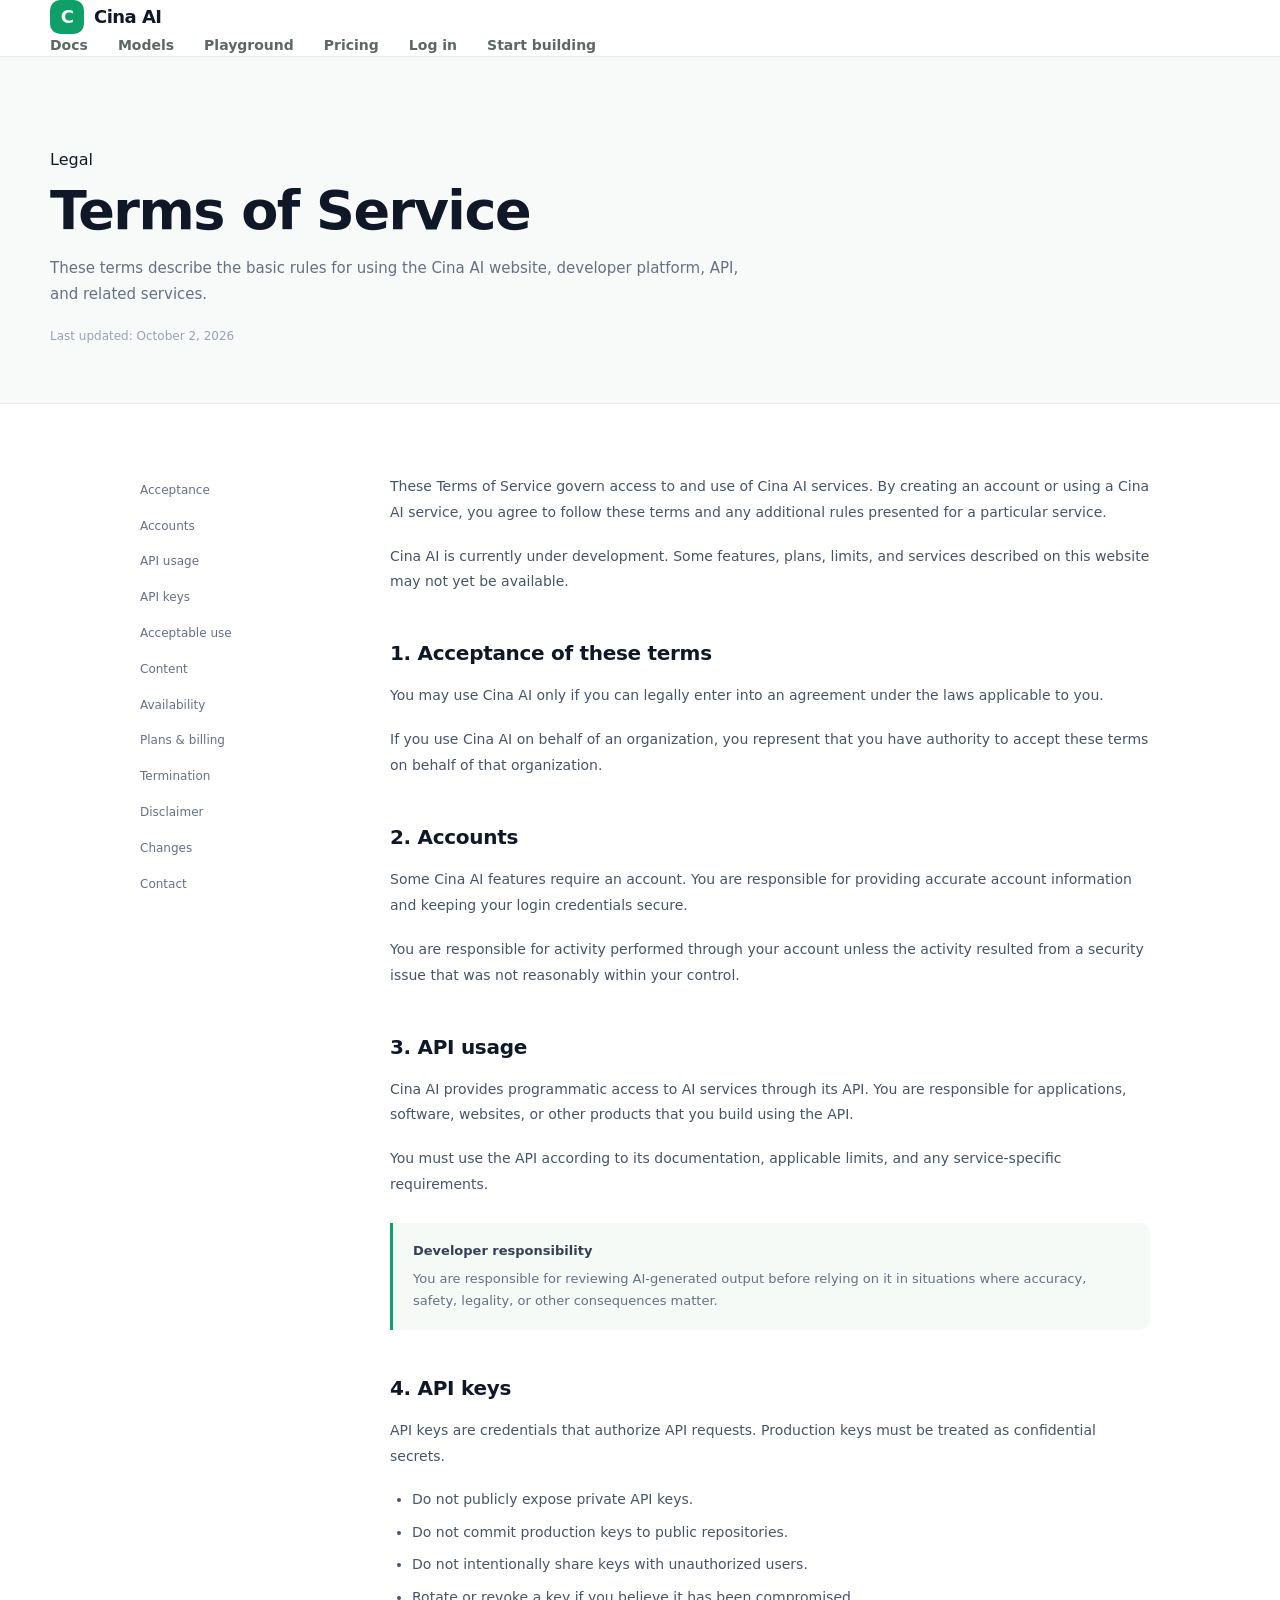
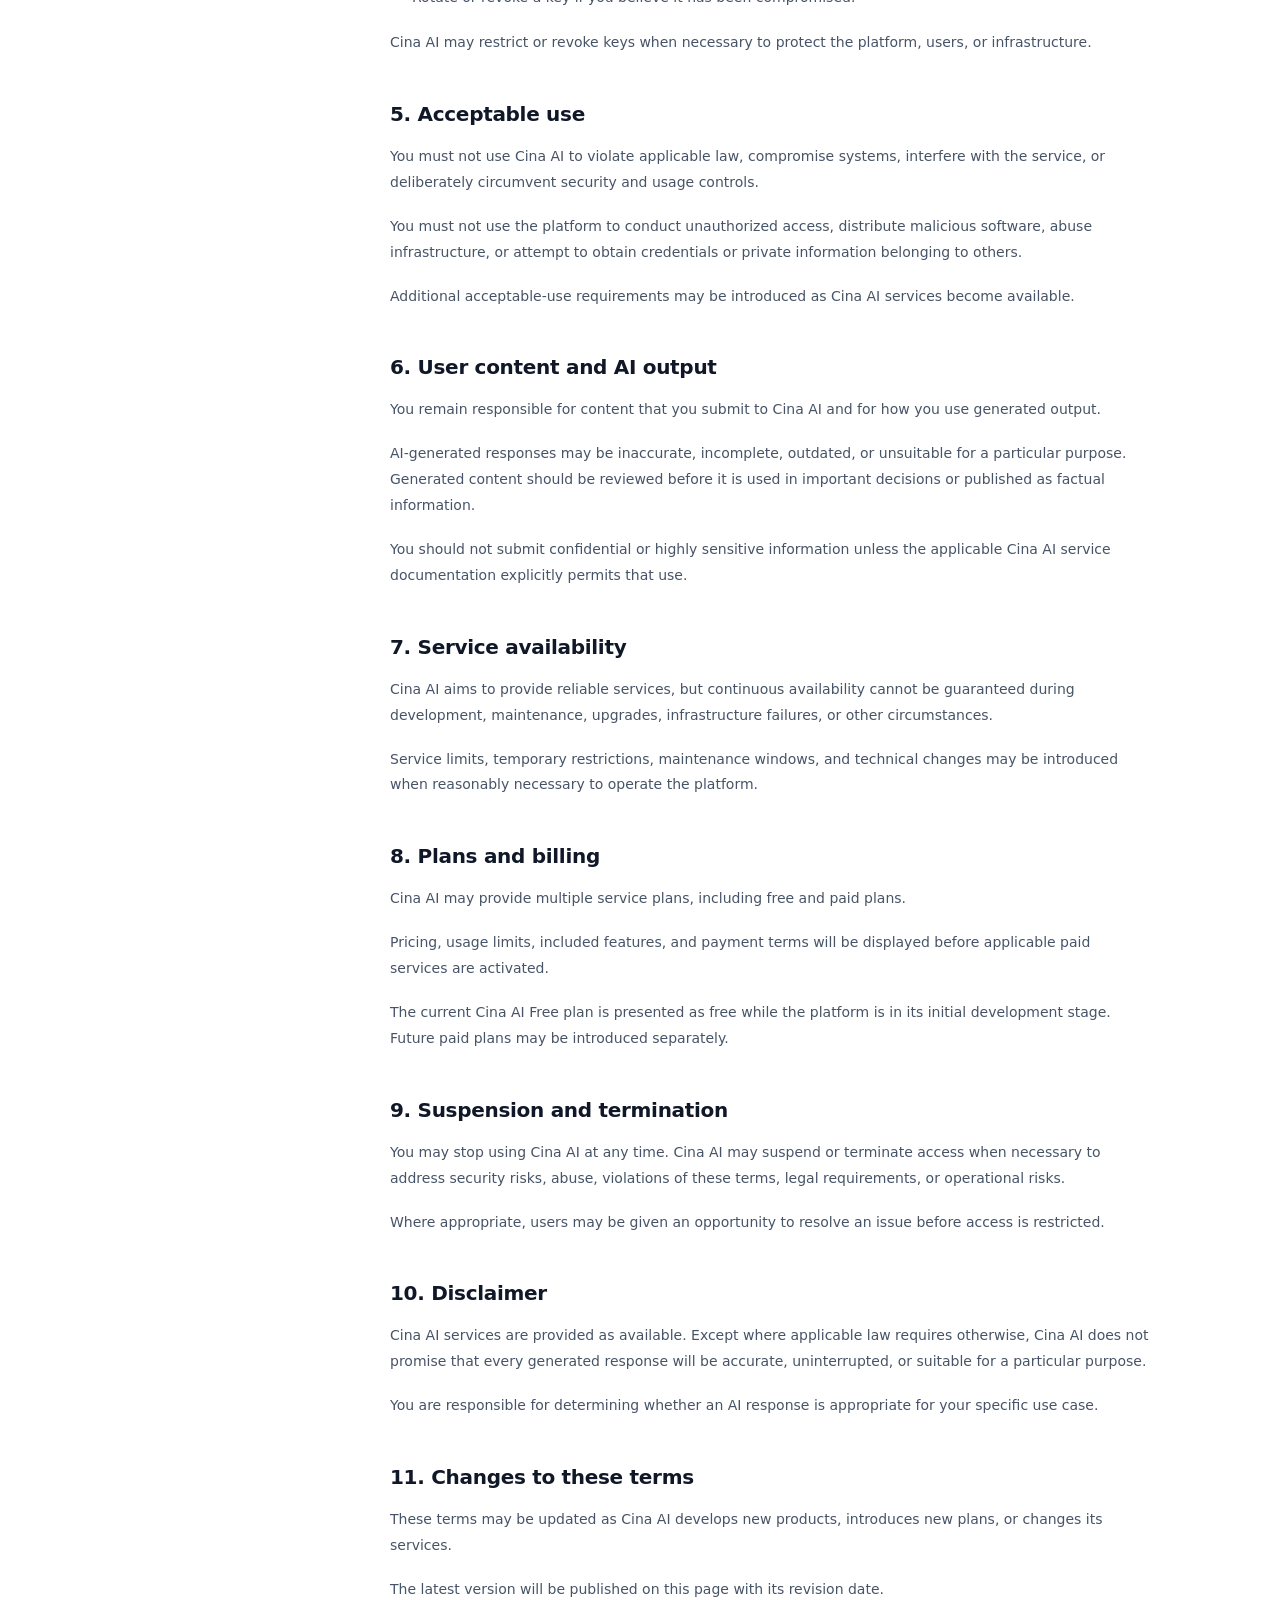
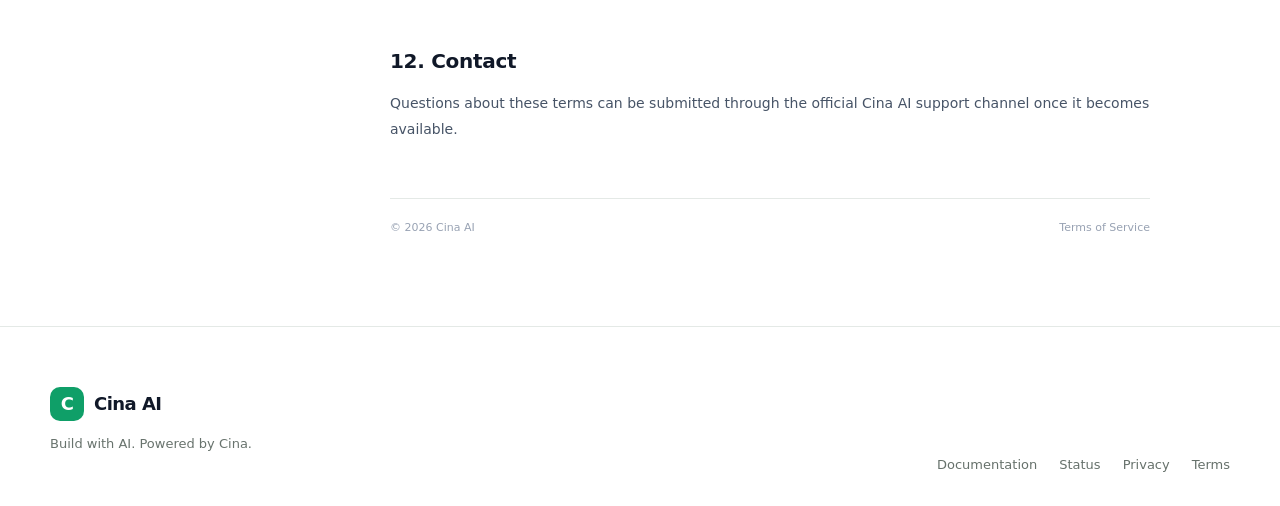
<file: legal/terms.html>
<!DOCTYPE html>
<html lang="en">
<head>
  <meta charset="UTF-8">
  <meta name="viewport" content="width=device-width, initial-scale=1.0">
  <meta name="theme-color" content="#087a55">
  <title>Terms of Service — Cina AI</title>
  <link rel="stylesheet" href="../assets/css/style.css">
</head>
<body class="legal-page">

  <header class="site-header">
    <div class="container nav-container">
      <a href="../index.html" class="brand">
        <span class="brand-mark">C</span>
        <span>Cina AI</span>
      </a>

      <nav class="main-nav">
        <a href="../docs/index.html">Docs</a>
        <a href="../models/index.html">Models</a>
        <a href="../playground/index.html">Playground</a>
        <a href="../pricing.html">Pricing</a>
        <a href="../auth/login.html">Log in</a>
        <a href="../auth/signup.html" class="nav-cta">Start building</a>
      </nav>

      <button class="mobile-menu" aria-label="Open menu">
        <span></span>
        <span></span>
        <span></span>
      </button>
    </div>
  </header>

  <main>

    <section class="legal-hero">
      <div class="container">
        <span class="section-kicker">Legal</span>
        <h1>Terms of Service</h1>

        <p>
          These terms describe the basic rules for using the Cina AI
          website, developer platform, API, and related services.
        </p>

        <span class="legal-updated">
          Last updated: October 2, 2026
        </span>
      </div>
    </section>

    <section class="legal-content">
      <div class="container legal-container">

        <aside class="legal-sidebar">
          <a href="#acceptance">Acceptance</a>
          <a href="#account">Accounts</a>
          <a href="#api">API usage</a>
          <a href="#keys">API keys</a>
          <a href="#acceptable">Acceptable use</a>
          <a href="#content">Content</a>
          <a href="#availability">Availability</a>
          <a href="#plans">Plans & billing</a>
          <a href="#termination">Termination</a>
          <a href="#disclaimer">Disclaimer</a>
          <a href="#changes">Changes</a>
          <a href="#contact">Contact</a>
        </aside>

        <article class="legal-article">

          <p>
            These Terms of Service govern access to and use of Cina AI
            services. By creating an account or using a Cina AI service,
            you agree to follow these terms and any additional rules
            presented for a particular service.
          </p>

          <p>
            Cina AI is currently under development. Some features,
            plans, limits, and services described on this website may
            not yet be available.
          </p>

          <h2 id="acceptance">1. Acceptance of these terms</h2>

          <p>
            You may use Cina AI only if you can legally enter into an
            agreement under the laws applicable to you.
          </p>

          <p>
            If you use Cina AI on behalf of an organization, you
            represent that you have authority to accept these terms on
            behalf of that organization.
          </p>

          <h2 id="account">2. Accounts</h2>

          <p>
            Some Cina AI features require an account. You are
            responsible for providing accurate account information and
            keeping your login credentials secure.
          </p>

          <p>
            You are responsible for activity performed through your
            account unless the activity resulted from a security issue
            that was not reasonably within your control.
          </p>

          <h2 id="api">3. API usage</h2>

          <p>
            Cina AI provides programmatic access to AI services through
            its API. You are responsible for applications, software,
            websites, or other products that you build using the API.
          </p>

          <p>
            You must use the API according to its documentation,
            applicable limits, and any service-specific requirements.
          </p>

          <div class="legal-callout">
            <strong>Developer responsibility</strong>
            <p>
              You are responsible for reviewing AI-generated output
              before relying on it in situations where accuracy,
              safety, legality, or other consequences matter.
            </p>
          </div>

          <h2 id="keys">4. API keys</h2>

          <p>
            API keys are credentials that authorize API requests.
            Production keys must be treated as confidential secrets.
          </p>

          <ul>
            <li>Do not publicly expose private API keys.</li>
            <li>Do not commit production keys to public repositories.</li>
            <li>Do not intentionally share keys with unauthorized users.</li>
            <li>Rotate or revoke a key if you believe it has been compromised.</li>
          </ul>

          <p>
            Cina AI may restrict or revoke keys when necessary to
            protect the platform, users, or infrastructure.
          </p>

          <h2 id="acceptable">5. Acceptable use</h2>

          <p>
            You must not use Cina AI to violate applicable law,
            compromise systems, interfere with the service, or
            deliberately circumvent security and usage controls.
          </p>

          <p>
            You must not use the platform to conduct unauthorized
            access, distribute malicious software, abuse infrastructure,
            or attempt to obtain credentials or private information
            belonging to others.
          </p>

          <p>
            Additional acceptable-use requirements may be introduced
            as Cina AI services become available.
          </p>

          <h2 id="content">6. User content and AI output</h2>

          <p>
            You remain responsible for content that you submit to Cina
            AI and for how you use generated output.
          </p>

          <p>
            AI-generated responses may be inaccurate, incomplete,
            outdated, or unsuitable for a particular purpose. Generated
            content should be reviewed before it is used in important
            decisions or published as factual information.
          </p>

          <p>
            You should not submit confidential or highly sensitive
            information unless the applicable Cina AI service
            documentation explicitly permits that use.
          </p>

          <h2 id="availability">7. Service availability</h2>

          <p>
            Cina AI aims to provide reliable services, but continuous
            availability cannot be guaranteed during development,
            maintenance, upgrades, infrastructure failures, or other
            circumstances.
          </p>

          <p>
            Service limits, temporary restrictions, maintenance
            windows, and technical changes may be introduced when
            reasonably necessary to operate the platform.
          </p>

          <h2 id="plans">8. Plans and billing</h2>

          <p>
            Cina AI may provide multiple service plans, including free
            and paid plans.
          </p>

          <p>
            Pricing, usage limits, included features, and payment terms
            will be displayed before applicable paid services are
            activated.
          </p>

          <p>
            The current Cina AI Free plan is presented as free while
            the platform is in its initial development stage. Future
            paid plans may be introduced separately.
          </p>

          <h2 id="termination">9. Suspension and termination</h2>

          <p>
            You may stop using Cina AI at any time. Cina AI may suspend
            or terminate access when necessary to address security
            risks, abuse, violations of these terms, legal
            requirements, or operational risks.
          </p>

          <p>
            Where appropriate, users may be given an opportunity to
            resolve an issue before access is restricted.
          </p>

          <h2 id="disclaimer">10. Disclaimer</h2>

          <p>
            Cina AI services are provided as available. Except where
            applicable law requires otherwise, Cina AI does not promise
            that every generated response will be accurate,
            uninterrupted, or suitable for a particular purpose.
          </p>

          <p>
            You are responsible for determining whether an AI response
            is appropriate for your specific use case.
          </p>

          <h2 id="changes">11. Changes to these terms</h2>

          <p>
            These terms may be updated as Cina AI develops new
            products, introduces new plans, or changes its services.
          </p>

          <p>
            The latest version will be published on this page with its
            revision date.
          </p>

          <h2 id="contact">12. Contact</h2>

          <p>
            Questions about these terms can be submitted through the
            official Cina AI support channel once it becomes available.
          </p>

          <div class="legal-footer-note">
            <span>© 2026 Cina AI</span>
            <span>Terms of Service</span>
          </div>

        </article>

      </div>
    </section>

  </main>

  <footer class="site-footer">
    <div class="container footer-inner">

      <div class="footer-brand">
        <a href="../index.html" class="brand">
          <span class="brand-mark">C</span>
          <span>Cina AI</span>
        </a>

        <p>Build with AI. Powered by Cina.</p>
      </div>

      <div class="footer-links">
        <a href="../docs/index.html">Documentation</a>
        <a href="../status/index.html">Status</a>
        <a href="privacy.html">Privacy</a>
        <a href="terms.html">Terms</a>
      </div>

    </div>
  </footer>

  <script src="../assets/js/app.js"></script>

</body>
</html>
</file>
<file: assets/css/style.css>
:root {
    --bg: #ffffff;
    --bg-soft: #f7f9f8;
    --surface: #ffffff;
    --surface-dark: #101613;
    --text: #111714;
    --text-soft: #68736d;
    --border: #e4e9e6;
    --green: #0f9f68;
    --green-dark: #087a55;
    --green-soft: #e9f8f1;
    --white: #ffffff;
    --shadow: 0 20px 60px rgba(15, 35, 25, .08);
    --radius: 18px;
    --container: 1180px;
}

* {
    margin: 0;
    padding: 0;
    box-sizing: border-box;
}

html {
    scroll-behavior: smooth;
}

body {
    font-family:
        Inter,
        ui-sans-serif,
        system-ui,
        -apple-system,
        BlinkMacSystemFont,
        "Segoe UI",
        sans-serif;
    color: var(--text);
    background: var(--bg);
    line-height: 1.6;
    -webkit-font-smoothing: antialiased;
}

a {
    color: inherit;
    text-decoration: none;
}

button {
    font: inherit;
}

.container {
    width: min(var(--container), calc(100% - 40px));
    margin: 0 auto;
}


/* HEADER */

.site-header {
    position: sticky;
    top: 0;
    z-index: 100;
    background: rgba(255, 255, 255, .88);
    backdrop-filter: blur(18px);
    border-bottom: 1px solid rgba(228, 233, 230, .8);
}

.nav {
    height: 76px;
    display: flex;
    align-items: center;
    justify-content: space-between;
    gap: 28px;
}

.brand {
    display: inline-flex;
    align-items: center;
    gap: 10px;
    font-weight: 750;
    font-size: 18px;
    letter-spacing: -.03em;
}

.brand-mark {
    width: 34px;
    height: 34px;
    display: grid;
    place-items: center;
    border-radius: 10px;
    background: var(--green);
    color: white;
    font-weight: 800;
}

.main-nav {
    display: flex;
    align-items: center;
    gap: 30px;
    margin-left: auto;
}

.main-nav a {
    color: #5e6862;
    font-size: 14px;
    font-weight: 550;
    transition: color .2s ease;
}

.main-nav a:hover {
    color: var(--green-dark);
}

.nav-actions {
    display: flex;
    align-items: center;
    gap: 10px;
}

.btn {
    display: inline-flex;
    align-items: center;
    justify-content: center;
    gap: 9px;
    min-height: 42px;
    padding: 0 17px;
    border-radius: 10px;
    border: 1px solid transparent;
    font-size: 14px;
    font-weight: 650;
    transition:
        transform .2s ease,
        background .2s ease,
        border-color .2s ease,
        box-shadow .2s ease;
}

.btn:hover {
    transform: translateY(-1px);
}

.btn-primary {
    color: white;
    background: var(--green);
    box-shadow: 0 8px 24px rgba(15, 159, 104, .18);
}

.btn-primary:hover {
    background: var(--green-dark);
}

.btn-secondary {
    color: var(--text);
    background: white;
    border-color: var(--border);
}

.btn-secondary:hover {
    border-color: #cbd4cf;
    background: #fafcfb;
}

.btn-ghost {
    color: #4e5953;
}

.btn-ghost:hover {
    background: var(--bg-soft);
}

.btn-large {
    min-height: 50px;
    padding: 0 21px;
    border-radius: 12px;
}

.mobile-menu {
    display: none;
    width: 42px;
    height: 42px;
    border: 1px solid var(--border);
    border-radius: 10px;
    background: white;
    cursor: pointer;
}


/* HERO */

.hero {
    position: relative;
    overflow: hidden;
    padding: 105px 0 110px;
    background:
        radial-gradient(
            circle at 80% 20%,
            rgba(15, 159, 104, .08),
            transparent 34%
        );
}

.hero-grid {
    display: grid;
    grid-template-columns: 1fr .92fr;
    align-items: center;
    gap: 80px;
}

.eyebrow {
    display: inline-flex;
    align-items: center;
    gap: 8px;
    margin-bottom: 20px;
    color: var(--green-dark);
    font-size: 11px;
    font-weight: 800;
    letter-spacing: .14em;
}

.eyebrow::before {
    content: "";
    width: 22px;
    height: 2px;
    border-radius: 5px;
    background: var(--green);
}

.hero h1 {
    max-width: 650px;
    font-size: clamp(48px, 6vw, 76px);
    line-height: .98;
    letter-spacing: -.065em;
    font-weight: 800;
}

.hero h1 span {
    display: block;
    color: var(--green-dark);
}

.hero-description {
    max-width: 620px;
    margin-top: 28px;
    color: var(--text-soft);
    font-size: 18px;
    line-height: 1.7;
}

.hero-actions {
    display: flex;
    flex-wrap: wrap;
    gap: 12px;
    margin-top: 34px;
}

.hero-points {
    display: flex;
    flex-wrap: wrap;
    gap: 18px;
    margin-top: 25px;
    color: #68736d;
    font-size: 12px;
}

.hero-points span {
    display: inline-flex;
    align-items: center;
    gap: 5px;
}


/* TERMINAL */

.api-preview {
    min-width: 0;
}

.terminal {
    overflow: hidden;
    border: 1px solid #26312c;
    border-radius: 18px;
    background: #101613;
    box-shadow: 0 30px 80px rgba(16, 22, 19, .22);
    transform: rotate(.5deg);
    transition: transform .3s ease;
}

.terminal:hover {
    transform: rotate(0deg) translateY(-3px);
}

.terminal-header {
    height: 48px;
    display: flex;
    align-items: center;
    gap: 15px;
    padding: 0 17px;
    border-bottom: 1px solid #26312c;
}

.terminal-dots {
    display: flex;
    gap: 6px;
}

.terminal-dots span {
    width: 8px;
    height: 8px;
    border-radius: 50%;
    background: #53615a;
}

.terminal-title {
    color: #84918a;
    font-size: 12px;
    font-family: monospace;
}

.terminal-body {
    padding: 24px;
    overflow-x: auto;
}

.terminal pre,
.mini-terminal pre {
    margin: 0;
    color: #dce7e1;
    font: 12px/1.8 "SFMono-Regular", Consolas, monospace;
    white-space: pre-wrap;
}

.code-method,
.code-success {
    color: #67e5aa;
}

.code-label {
    color: #87958d;
}

.code-key {
    color: #d3a8ff;
}

.code-property {
    color: #83cfff;
}

.code-string {
    color: #9ee6bc;
}


/* SECTIONS */

.section {
    padding: 115px 0;
}

.features-section {
    background: var(--bg-soft);
}

.section-heading {
    max-width: 700px;
    margin-bottom: 52px;
}

.section-heading h2,
.api-content h2,
.cta-section h2 {
    font-size: clamp(34px, 4vw, 52px);
    line-height: 1.05;
    letter-spacing: -.045em;
}

.section-heading p {
    margin-top: 18px;
    color: var(--text-soft);
    font-size: 16px;
    line-height: 1.75;
}


/* FEATURES */

.feature-grid {
    display: grid;
    grid-template-columns: repeat(4, 1fr);
    gap: 16px;
}

.feature-card {
    padding: 28px;
    border: 1px solid var(--border);
    border-radius: var(--radius);
    background: white;
    transition:
        transform .25s ease,
        box-shadow .25s ease,
        border-color .25s ease;
}

.feature-card:hover {
    transform: translateY(-4px);
    border-color: #cbd8d1;
    box-shadow: var(--shadow);
}

.feature-icon {
    width: 42px;
    height: 42px;
    display: grid;
    place-items: center;
    margin-bottom: 25px;
    border-radius: 11px;
    background: var(--green-soft);
    color: var(--green-dark);
    font-size: 20px;
    font-weight: 700;
}

.feature-card h3 {
    font-size: 17px;
    margin-bottom: 10px;
}

.feature-card p {
    color: var(--text-soft);
    font-size: 14px;
    line-height: 1.7;
}


/* API */

.api-section {
    padding: 110px 0;
    color: white;
    background: var(--surface-dark);
}

.api-grid {
    display: grid;
    grid-template-columns: .9fr 1.1fr;
    align-items: center;
    gap: 80px;
}

.api-content .eyebrow {
    color: #75e5af;
}

.api-content h2 {
    max-width: 560px;
}

.api-content p {
    max-width: 550px;
    margin: 22px 0;
    color: #a6b2ab;
    font-size: 16px;
    line-height: 1.8;
}

.api-content code {
    padding: 3px 7px;
    border-radius: 6px;
    color: #8ce8b8;
    background: #18231e;
}

.text-link {
    color: #7be7b4;
    font-size: 14px;
    font-weight: 650;
}

.text-link:hover {
    text-decoration: underline;
}

.mini-terminal {
    padding: 28px;
    border: 1px solid #29362f;
    border-radius: 16px;
    background: #151c18;
}


/* MODEL */

.model-preview {
    display: flex;
    align-items: center;
    justify-content: space-between;
    gap: 30px;
    padding: 34px;
    border: 1px solid var(--border);
    border-radius: var(--radius);
    background: white;
    box-shadow: 0 15px 50px rgba(15, 35, 25, .05);
}

.model-preview-content {
    max-width: 700px;
}

.status-badge {
    display: inline-flex;
    padding: 5px 9px;
    margin-bottom: 12px;
    border-radius: 7px;
    background: var(--green-soft);
    color: var(--green-dark);
    font-size: 10px;
    font-weight: 800;
    letter-spacing: .08em;
}

.model-preview h3 {
    font-size: 25px;
    letter-spacing: -.03em;
}

.model-preview p {
    margin-top: 8px;
    color: var(--text-soft);
    font-size: 14px;
}


/* CTA */

.cta-section {
    padding: 120px 0;
    text-align: center;
    background:
        radial-gradient(
            circle at center,
            rgba(15, 159, 104, .10),
            transparent 45%
        );
}

.cta-section .eyebrow {
    justify-content: center;
}

.cta-section h2 {
    max-width: 700px;
    margin: 0 auto;
}

.cta-section p {
    margin: 20px auto 30px;
    color: var(--text-soft);
}


/* FOOTER */

.site-footer {
    padding: 60px 0 30px;
    border-top: 1px solid var(--border);
}

.footer-grid {
    display: grid;
    grid-template-columns: 1fr auto;
    gap: 40px;
}

.site-footer p {
    margin-top: 13px;
    color: var(--text-soft);
    font-size: 13px;
}

.footer-links {
    display: flex;
    align-items: flex-start;
    flex-wrap: wrap;
    justify-content: flex-end;
    gap: 22px;
}

.footer-links a {
    color: #66716b;
    font-size: 13px;
}

.footer-links a:hover {
    color: var(--green-dark);
}

.footer-bottom {
    grid-column: 1 / -1;
    padding-top: 25px;
    border-top: 1px solid var(--border);
    color: #87918c;
    font-size: 12px;
}


/* RESPONSIVE */

@media (max-width: 950px) {

    .main-nav {
        gap: 18px;
    }

    .hero-grid,
    .api-grid {
        grid-template-columns: 1fr;
        gap: 55px;
    }

    .hero {
        padding-top: 75px;
    }

    .feature-grid {
        grid-template-columns: repeat(2, 1fr);
    }

    .api-preview {
        max-width: 760px;
    }
}


@media (max-width: 720px) {

    .container {
        width: min(var(--container), calc(100% - 28px));
    }

    .nav {
        height: 68px;
    }

    .main-nav,
    .nav-actions {
        display: none;
    }

    .mobile-menu {
        display: block;
    }

    .hero {
        padding: 65px 0 75px;
    }

    .hero h1 {
        font-size: 48px;
    }

    .hero-description {
        font-size: 16px;
    }

    .hero-actions {
        flex-direction: column;
        align-items: stretch;
    }

    .hero-actions .btn {
        width: 100%;
    }

    .terminal {
        transform: none;
    }

    .terminal-body {
        padding: 17px;
    }

    .terminal pre {
        font-size: 10px;
    }

    .section,
    .api-section {
        padding: 80px 0;
    }

    .feature-grid {
        grid-template-columns: 1fr;
    }

    .model-preview {
        flex-direction: column;
        align-items: flex-start;
    }

    .model-preview .btn {
        width: 100%;
    }

    .footer-grid {
        grid-template-columns: 1fr;
    }

    .footer-links {
        justify-content: flex-start;
    }

    .footer-bottom {
        grid-column: auto;
    }
}


@media (max-width: 430px) {

    .hero h1 {
        font-size: 42px;
    }

    .section-heading h2,
    .api-content h2,
    .cta-section h2 {
        font-size: 34px;
    }

    .hero-points {
        flex-direction: column;
        gap: 8px;
    }
}

.menu-open .main-nav,
.menu-open .nav-actions {
    display: flex;
}

@media (max-width: 720px) {

    .menu-open .main-nav {
        position: absolute;
        top: 68px;
        left: 14px;
        right: 14px;
        display: flex;
        flex-direction: column;
        align-items: stretch;
        gap: 0;
        padding: 10px;
        border: 1px solid var(--border);
        border-radius: 14px;
        background: rgba(255, 255, 255, .97);
        box-shadow: 0 20px 50px rgba(15, 35, 25, .12);
    }

    .menu-open .main-nav a {
        padding: 13px;
        border-radius: 9px;
    }

    .menu-open .main-nav a:hover {
        background: var(--bg-soft);
    }

    .menu-open .nav-actions {
        position: absolute;
        top: 275px;
        left: 24px;
        right: 24px;
        display: flex;
        z-index: 101;
    }

    .menu-open .nav-actions .btn {
        flex: 1;
    }
}
/* DOCUMENTATION */

.docs-hero {
    padding: 90px 0 75px;
    border-bottom: 1px solid var(--border);
    background: var(--bg-soft);
}

.docs-hero h1 {
    font-size: clamp(44px, 6vw, 68px);
    line-height: 1;
    letter-spacing: -.055em;
}

.docs-hero p {
    max-width: 620px;
    margin-top: 18px;
    color: var(--text-soft);
    font-size: 18px;
}

.docs-layout {
    padding: 65px 0 100px;
}

.docs-grid {
    display: grid;
    grid-template-columns: 230px minmax(0, 760px);
    gap: 70px;
    align-items: start;
}

.docs-sidebar {
    position: sticky;
    top: 105px;
}

.docs-sidebar-group {
    display: flex;
    flex-direction: column;
    gap: 3px;
    margin-bottom: 30px;
}

.docs-sidebar-group > span {
    margin-bottom: 9px;
    color: #8a948e;
    font-size: 10px;
    font-weight: 800;
    letter-spacing: .12em;
}

.docs-sidebar a {
    padding: 8px 10px;
    border-radius: 7px;
    color: #66716b;
    font-size: 13px;
}

.docs-sidebar a:hover,
.docs-sidebar a.active {
    color: var(--green-dark);
    background: var(--green-soft);
}

.docs-content section {
    padding-bottom: 75px;
    margin-bottom: 75px;
    border-bottom: 1px solid var(--border);
}

.docs-content section:last-of-type {
    margin-bottom: 0;
}

.docs-label {
    color: var(--green-dark);
    font-size: 10px;
    font-weight: 800;
    letter-spacing: .13em;
}

.docs-content h2 {
    margin-top: 10px;
    font-size: 34px;
    line-height: 1.15;
    letter-spacing: -.04em;
}

.docs-content h3 {
    margin: 30px 0 12px;
    font-size: 18px;
}

.docs-content p {
    max-width: 720px;
    margin-top: 17px;
    color: var(--text-soft);
    font-size: 15px;
    line-height: 1.8;
}

.docs-content code {
    padding: 3px 6px;
    border-radius: 5px;
    background: #f1f4f2;
    color: var(--green-dark);
    font: 12px monospace;
}

.code-block {
    overflow: hidden;
    margin-top: 25px;
    border: 1px solid #26312c;
    border-radius: 12px;
    background: #101613;
}

.code-header {
    display: flex;
    align-items: center;
    justify-content: space-between;
    padding: 10px 15px;
    border-bottom: 1px solid #26312c;
    color: #84918a;
    font-size: 11px;
}

.code-header button {
    padding: 5px 9px;
    border: 1px solid #39463f;
    border-radius: 6px;
    background: transparent;
    color: #aebbb4;
    font-size: 11px;
    cursor: pointer;
}

.code-header button:hover {
    color: white;
    border-color: #64736a;
}

.code-block pre {
    overflow-x: auto;
    padding: 20px;
    color: #dce7e1;
    font: 12px/1.8 "SFMono-Regular", Consolas, monospace;
}

.docs-note {
    margin-top: 22px;
    padding: 15px 17px;
    border: 1px solid #d8ebe2;
    border-radius: 10px;
    background: var(--green-soft);
    color: #496057;
    font-size: 13px;
}

.endpoint {
    display: flex;
    align-items: center;
    gap: 12px;
    margin-top: 25px;
    padding: 12px 14px;
    border: 1px solid var(--border);
    border-radius: 10px;
    background: var(--bg-soft);
}

.endpoint code {
    background: transparent;
    font-size: 13px;
}

.method {
    display: inline-flex;
    min-width: 45px;
    justify-content: center;
    padding: 4px 7px;
    border-radius: 5px;
    font-size: 9px;
    font-weight: 800;
    letter-spacing: .05em;
}

.method.get {
    background: #eaf3ff;
    color: #3474bb;
}

.method.post {
    background: var(--green-soft);
    color: var(--green-dark);
}

.parameter-list {
    margin-top: 24px;
    border: 1px solid var(--border);
    border-radius: 12px;
    overflow: hidden;
}

.parameter-list div {
    display: flex;
    align-items: center;
    gap: 20px;
    padding: 15px 17px;
    border-bottom: 1px solid var(--border);
}

.parameter-list div:last-child {
    border-bottom: 0;
}

.parameter-list code {
    min-width: 100px;
}

.parameter-list span {
    color: var(--text-soft);
    font-size: 13px;
}

.docs-next {
    display: flex;
    align-items: center;
    justify-content: space-between;
    gap: 25px;
    padding: 25px 0;
}

.docs-next span {
    display: block;
    margin-bottom: 5px;
    color: var(--text-soft);
    font-size: 11px;
}

.docs-next strong {
    font-size: 16px;
}


@media (max-width: 800px) {

    .docs-grid {
        grid-template-columns: 1fr;
        gap: 35px;
    }

    .docs-sidebar {
        position: static;
        display: flex;
        gap: 25px;
        overflow-x: auto;
        padding-bottom: 5px;
    }

    .docs-sidebar-group {
        min-width: 150px;
        margin: 0;
    }

    .docs-layout {
        padding-top: 40px;
    }
}


@media (max-width: 520px) {

    .docs-hero {
        padding: 65px 0 55px;
    }

    .docs-content h2 {
        font-size: 29px;
    }

    .docs-next {
        flex-direction: column;
        align-items: flex-start;
    }

    .docs-next .btn {
        width: 100%;
    }
}
/* MODELS */

.models-hero {
    padding: 95px 0 85px;
    border-bottom: 1px solid var(--border);
    background:
        radial-gradient(
            circle at 80% 30%,
            rgba(15, 159, 104, .08),
            transparent 38%
        );
}

.models-hero h1 {
    font-size: clamp(46px, 6vw, 72px);
    line-height: .98;
    letter-spacing: -.06em;
}

.models-hero p {
    max-width: 600px;
    margin-top: 22px;
    color: var(--text-soft);
    font-size: 18px;
}

.models-toolbar {
    display: flex;
    align-items: center;
    justify-content: space-between;
    gap: 20px;
    margin-bottom: 25px;
}

.models-count {
    color: var(--text);
    font-size: 13px;
    font-weight: 700;
}

.models-live {
    margin-left: 12px;
    color: var(--green-dark);
    font-size: 12px;
}

.models-updated {
    color: var(--text-soft);
    font-size: 12px;
}

.model-list {
    display: flex;
    flex-direction: column;
    gap: 18px;
}

.model-card {
    overflow: hidden;
    border: 1px solid var(--border);
    border-radius: 18px;
    background: white;
    transition:
        transform .25s ease,
        box-shadow .25s ease,
        border-color .25s ease;
}

.model-card:hover {
    transform: translateY(-3px);
    border-color: #cbd8d1;
    box-shadow: var(--shadow);
}

.model-card-top {
    display: flex;
    align-items: center;
    justify-content: space-between;
    gap: 20px;
    padding: 28px 30px;
    border-bottom: 1px solid var(--border);
}

.model-identity {
    display: flex;
    align-items: center;
    gap: 15px;
}

.model-symbol {
    width: 48px;
    height: 48px;
    display: grid;
    place-items: center;
    border-radius: 13px;
    background: var(--green);
    color: white;
    font-size: 19px;
    font-weight: 800;
}

.model-symbol.muted {
    background: #edf1ef;
    color: #7d8982;
}

.model-name-row {
    display: flex;
    align-items: center;
    flex-wrap: wrap;
    gap: 9px;
}

.model-name-row h2 {
    font-size: 20px;
    letter-spacing: -.03em;
}

.model-identity p {
    margin-top: 3px;
    color: var(--text-soft);
    font-size: 12px;
}

.model-status {
    padding: 4px 7px;
    border-radius: 5px;
    background: var(--green-soft);
    color: var(--green-dark);
    font-size: 9px;
    font-weight: 800;
    text-transform: uppercase;
}

.model-status.upcoming {
    background: #f1f3f2;
    color: #78827d;
}

.model-version {
    color: #87918c;
    font: 12px monospace;
}

.model-card-body {
    padding: 30px;
}

.model-description {
    max-width: 760px;
    color: var(--text-soft);
    font-size: 14px;
    line-height: 1.75;
}

.model-capabilities {
    display: flex;
    flex-wrap: wrap;
    gap: 8px;
    margin-top: 22px;
}

.model-capabilities span {
    padding: 6px 9px;
    border: 1px solid var(--border);
    border-radius: 7px;
    color: #5d6962;
    font-size: 11px;
}

.model-details {
    display: grid;
    grid-template-columns: repeat(3, 1fr);
    margin-top: 30px;
    border-top: 1px solid var(--border);
    padding-top: 25px;
}

.model-details div {
    display: flex;
    flex-direction: column;
    gap: 5px;
}

.model-details span {
    color: #89938e;
    font-size: 10px;
    text-transform: uppercase;
    letter-spacing: .08em;
}

.model-details strong {
    font-size: 12px;
    font-weight: 650;
}

.model-card-footer {
    display: flex;
    gap: 10px;
    padding: 20px 30px;
    border-top: 1px solid var(--border);
    background: #fafcfb;
}

.future-model-grid {
    display: grid;
    grid-template-columns: repeat(3, 1fr);
    gap: 12px;
    margin-top: 25px;
}

.future-model-grid div {
    padding: 17px;
    border: 1px solid var(--border);
    border-radius: 10px;
    background: var(--bg-soft);
}

.future-model-grid strong,
.future-model-grid span {
    display: block;
}

.future-model-grid strong {
    font-size: 13px;
}

.future-model-grid span {
    margin-top: 5px;
    color: var(--text-soft);
    font-size: 11px;
}

.api-model-section {
    padding: 100px 0;
    color: white;
    background: var(--surface-dark);
}

.api-model-grid {
    display: grid;
    grid-template-columns: 1fr 1fr;
    align-items: center;
    gap: 70px;
}

.api-model-grid h2 {
    max-width: 600px;
    font-size: clamp(34px, 4vw, 48px);
    line-height: 1.08;
    letter-spacing: -.045em;
}

.api-model-grid p {
    max-width: 570px;
    margin-top: 20px;
    color: #a6b2ab;
    line-height: 1.8;
}

.model-code-card {
    padding: 25px;
    border: 1px solid #29362f;
    border-radius: 15px;
    background: #151c18;
}

.model-code-card pre {
    overflow-x: auto;
    color: #dce7e1;
    font: 12px/1.8 "SFMono-Regular", Consolas, monospace;
}

.model-code-card .text-link {
    display: inline-block;
    margin-top: 22px;
}


@media (max-width: 760px) {

    .models-hero {
        padding: 65px 0;
    }

    .models-toolbar {
        align-items: flex-start;
        flex-direction: column;
    }

    .model-details,
    .future-model-grid,
    .api-model-grid {
        grid-template-columns: 1fr;
    }

    .model-card-top {
        align-items: flex-start;
    }

    .model-card-footer {
        flex-direction: column;
    }

    .model-card-footer .btn {
        width: 100%;
    }

    .api-model-section {
        padding: 80px 0;
    }
}
/* PLAYGROUND */

.playground-hero {
    padding: 85px 0 65px;
    border-bottom: 1px solid var(--border);
    background: var(--bg-soft);
}

.playground-hero h1 {
    font-size: clamp(46px, 6vw, 70px);
    line-height: .98;
    letter-spacing: -.06em;
}

.playground-hero p {
    max-width: 620px;
    margin-top: 20px;
    color: var(--text-soft);
    font-size: 17px;
}

.playground-section {
    padding: 55px 0 100px;
}

.playground-shell {
    overflow: hidden;
    border: 1px solid var(--border);
    border-radius: 18px;
    background: white;
    box-shadow: 0 25px 70px rgba(15, 35, 25, .08);
}

.playground-toolbar {
    display: flex;
    align-items: center;
    justify-content: space-between;
    gap: 20px;
    padding: 17px 20px;
    border-bottom: 1px solid var(--border);
    background: #fafcfb;
}

.toolbar-group {
    display: flex;
    align-items: center;
    gap: 12px;
}

.toolbar-group label {
    color: #78837d;
    font-size: 11px;
    font-weight: 700;
}

.toolbar-group select {
    min-width: 125px;
    height: 34px;
    padding: 0 10px;
    border: 1px solid var(--border);
    border-radius: 8px;
    outline: none;
    background: white;
    color: var(--text);
    font-size: 12px;
    cursor: pointer;
}

.toolbar-status {
    display: flex;
    align-items: center;
    gap: 7px;
    color: #68736d;
    font-size: 11px;
}

.status-dot {
    width: 7px;
    height: 7px;
    border-radius: 50%;
    background: var(--green);
    box-shadow: 0 0 0 4px var(--green-soft);
}

.playground-body {
    display: grid;
    grid-template-columns: 1fr 1fr;
    min-height: 470px;
}

.prompt-panel,
.response-panel {
    display: flex;
    flex-direction: column;
    min-width: 0;
}

.prompt-panel {
    border-right: 1px solid var(--border);
}

.panel-heading {
    display: flex;
    align-items: center;
    justify-content: space-between;
    gap: 15px;
    padding: 18px 20px;
    border-bottom: 1px solid var(--border);
}

.panel-heading div {
    display: flex;
    flex-direction: column;
    gap: 2px;
}

.panel-heading span {
    color: #8a948e;
    font-size: 9px;
    font-weight: 800;
    letter-spacing: .12em;
}

.panel-heading strong {
    font-size: 13px;
}

.clear-button {
    border: 0;
    background: transparent;
    color: #758078;
    font-size: 11px;
    cursor: pointer;
}

.clear-button:hover {
    color: var(--green-dark);
}

#prompt {
    flex: 1;
    width: 100%;
    min-height: 330px;
    padding: 22px;
    resize: none;
    border: 0;
    outline: 0;
    color: var(--text);
    background: white;
    font: 14px/1.8 inherit;
}

#prompt::placeholder {
    color: #a0aaa5;
}

.prompt-footer {
    display: flex;
    align-items: center;
    justify-content: space-between;
    gap: 15px;
    padding: 15px 20px;
    border-top: 1px solid var(--border);
    color: #8a948e;
    font-size: 10px;
}

.prompt-footer .btn {
    min-height: 38px;
    padding: 0 14px;
    font-size: 11px;
}

.prompt-footer .btn:disabled {
    opacity: .65;
    cursor: wait;
}

.response-content {
    flex: 1;
    padding: 22px;
}

.response-empty {
    height: 100%;
    min-height: 300px;
    display: flex;
    flex-direction: column;
    align-items: center;
    justify-content: center;
    text-align: center;
}

.response-icon {
    width: 45px;
    height: 45px;
    display: grid;
    place-items: center;
    margin-bottom: 16px;
    border-radius: 13px;
    background: var(--green-soft);
    color: var(--green-dark);
    font-weight: 800;
}

.response-empty h3 {
    font-size: 15px;
}

.response-empty p {
    max-width: 280px;
    margin-top: 7px;
    color: var(--text-soft);
    font-size: 12px;
}

.response-message {
    font-size: 14px;
    line-height: 1.8;
}

.response-role {
    display: inline-block;
    margin-bottom: 12px;
    color: var(--green-dark);
    font-size: 9px;
    font-weight: 800;
    letter-spacing: .1em;
}

.response-message p {
    color: #4f5b54;
}

.response-error {
    padding: 14px;
    border: 1px solid #f0d7d7;
    border-radius: 9px;
    background: #fff7f7;
    color: #a24f4f;
    font-size: 12px;
}

.response-loading {
    height: 100%;
    min-height: 300px;
    display: flex;
    align-items: center;
    justify-content: center;
    gap: 5px;
}

.loading-dot {
    width: 6px;
    height: 6px;
    border-radius: 50%;
    background: var(--green);
    animation: playgroundLoading 1s infinite ease-in-out;
}

.loading-dot:nth-child(2) {
    animation-delay: .15s;
}

.loading-dot:nth-child(3) {
    animation-delay: .3s;
}

@keyframes playgroundLoading {

    0%,
    80%,
    100% {
        transform: translateY(0);
        opacity: .35;
    }

    40% {
        transform: translateY(-5px);
        opacity: 1;
    }
}

.response-meta {
    display: flex;
    align-items: center;
    gap: 20px;
    padding: 12px 20px;
    border-top: 1px solid var(--border);
    color: #8a948e;
    font-size: 10px;
}

.response-meta strong {
    color: #59645e;
    font-weight: 650;
}

.playground-footer {
    display: flex;
    align-items: center;
    justify-content: space-between;
    gap: 20px;
    padding: 14px 20px;
    border-top: 1px solid var(--border);
    background: #fafcfb;
    color: #7a857f;
    font-size: 10px;
}

.playground-footer > div {
    display: flex;
    align-items: center;
    gap: 7px;
}

.secure-icon {
    width: 17px;
    height: 17px;
    display: grid;
    place-items: center;
    border-radius: 50%;
    background: var(--green-soft);
    color: var(--green-dark);
    font-size: 9px;
    font-weight: 800;
}

.playground-footer a {
    color: var(--green-dark);
    font-weight: 650;
}

.playground-info {
    padding: 100px 0;
    background: var(--bg-soft);
}

.info-grid {
    display: grid;
    grid-template-columns: 1fr 1fr;
    align-items: center;
    gap: 80px;
}

.info-grid h2 {
    max-width: 600px;
    font-size: clamp(34px, 4vw, 48px);
    line-height: 1.08;
    letter-spacing: -.045em;
}

.info-grid p {
    max-width: 570px;
    margin-top: 20px;
    color: var(--text-soft);
    line-height: 1.8;
}

.playground-code {
    padding: 25px;
    border: 1px solid #29362f;
    border-radius: 15px;
    background: var(--surface-dark);
}

.playground-code pre {
    overflow-x: auto;
    color: #dce7e1;
    font: 12px/1.8 "SFMono-Regular", Consolas, monospace;
}

.playground-code .text-link {
    display: inline-block;
    margin-top: 22px;
}


@media (max-width: 800px) {

    .playground-body {
        grid-template-columns: 1fr;
    }

    .prompt-panel {
        border-right: 0;
        border-bottom: 1px solid var(--border);
    }

    .info-grid {
        grid-template-columns: 1fr;
        gap: 45px;
    }
}


@media (max-width: 520px) {

    .playground-hero {
        padding: 65px 0 55px;
    }

    .playground-toolbar,
    .playground-footer {
        align-items: flex-start;
        flex-direction: column;
    }

    .prompt-footer {
        align-items: flex-start;
        flex-direction: column;
    }

    .prompt-footer .btn {
        width: 100%;
    }

    .response-meta {
        flex-wrap: wrap;
    }
}
.pricing-hero {
  padding: 150px 0 70px;
  text-align: center;
}

.pricing-hero .container {
  max-width: 760px;
}

.pricing-hero h1 {
  margin: 16px 0;
  font-size: clamp(42px, 6vw, 68px);
  line-height: 1.05;
  letter-spacing: -2px;
}

.pricing-hero p {
  max-width: 650px;
  margin: 0 auto;
  color: var(--muted);
  font-size: 18px;
  line-height: 1.7;
}

.pricing-section {
  padding: 30px 0 100px;
}

.pricing-grid {
  display: grid;
  grid-template-columns: repeat(3, 1fr);
  gap: 22px;
  align-items: stretch;
}

.pricing-card {
  position: relative;
  padding: 34px;
  border: 1px solid var(--border);
  border-radius: 24px;
  background: #fff;
  box-shadow: 0 15px 45px rgba(0, 0, 0, .04);
}

.pricing-card.featured {
  border-color: rgba(15, 159, 104, .45);
  box-shadow: 0 20px 55px rgba(15, 159, 104, .10);
}

.pricing-badge {
  display: inline-flex;
  padding: 7px 11px;
  border-radius: 999px;
  background: rgba(15, 159, 104, .10);
  color: var(--green-dark);
  font-size: 12px;
  font-weight: 700;
}

.pricing-badge.muted {
  background: #f2f4f5;
  color: #687078;
}

.pricing-card-top {
  margin-top: 25px;
}

.pricing-card h2 {
  margin: 0 0 9px;
  font-size: 28px;
}

.pricing-card-top p {
  min-height: 54px;
  margin: 0;
  color: var(--muted);
  line-height: 1.6;
}

.price {
  display: flex;
  align-items: baseline;
  gap: 8px;
  min-height: 78px;
  margin: 28px 0 20px;
}

.price strong {
  font-size: 34px;
  letter-spacing: -.8px;
}

.price span {
  color: var(--muted);
  font-size: 14px;
}

.pricing-button {
  width: 100%;
  min-height: 50px;
  display: flex;
  align-items: center;
  justify-content: center;
  border-radius: 12px;
  font-weight: 700;
  text-decoration: none;
  border: 1px solid var(--border);
  background: #fff;
  color: #15191c;
}

.pricing-button.primary {
  background: var(--green);
  border-color: var(--green);
  color: #fff;
}

.pricing-button.disabled {
  cursor: default;
  color: #8a9197;
  background: #f6f7f7;
}

.pricing-features {
  display: grid;
  gap: 15px;
  margin: 28px 0 0;
  padding: 0;
  list-style: none;
  color: #41484d;
  font-size: 14px;
}

.pricing-note {
  padding: 0 0 100px;
}

.pricing-note-box {
  display: flex;
  align-items: center;
  justify-content: space-between;
  gap: 40px;
  padding: 42px;
  border: 1px solid var(--border);
  border-radius: 24px;
  background: #f8faf9;
}

.pricing-note-box h2 {
  margin: 12px 0 10px;
  font-size: 30px;
}

.pricing-note-box p {
  max-width: 700px;
  margin: 0;
  color: var(--muted);
  line-height: 1.7;
}

.text-link {
  flex-shrink: 0;
  color: var(--green-dark);
  font-weight: 700;
  text-decoration: none;
}

@media (max-width: 900px) {
  .pricing-grid {
    grid-template-columns: 1fr;
    max-width: 600px;
    margin: 0 auto;
  }

  .pricing-note-box {
    flex-direction: column;
    align-items: flex-start;
  }
}

@media (max-width: 600px) {
  .pricing-hero {
    padding: 120px 0 50px;
  }

  .pricing-hero h1 {
    letter-spacing: -1.5px;
  }

  .pricing-card {
    padding: 26px;
  }

  .pricing-note-box {
    padding: 28px;
  }
}
.auth-page {
  min-height: 100vh;
  background: #f8faf9;
}

.auth-main {
  min-height: calc(100vh - 145px);
  display: flex;
  align-items: center;
  justify-content: center;
  padding: 120px 20px 70px;
}

.auth-card {
  width: 100%;
  max-width: 440px;
  padding: 38px;
  border: 1px solid var(--border);
  border-radius: 24px;
  background: #fff;
  box-shadow: 0 20px 60px rgba(0, 0, 0, .06);
}

.auth-heading {
  text-align: center;
  margin-bottom: 32px;
}

.auth-heading h1 {
  margin: 13px 0 9px;
  font-size: 32px;
  letter-spacing: -.8px;
}

.auth-heading p {
  margin: 0;
  color: var(--muted);
  line-height: 1.6;
}

.auth-form {
  display: grid;
  gap: 20px;
}

.form-field {
  display: grid;
  gap: 8px;
}

.form-field label,
.field-label-row label {
  font-size: 14px;
  font-weight: 650;
}

.field-label-row {
  display: flex;
  align-items: center;
  justify-content: space-between;
}

.field-label-row a {
  color: var(--green-dark);
  font-size: 13px;
  text-decoration: none;
}

.form-field input[type="email"],
.form-field input[type="password"] {
  width: 100%;
  height: 50px;
  padding: 0 14px;
  border: 1px solid #dfe4e2;
  border-radius: 11px;
  outline: none;
  background: #fff;
  color: #15191c;
  font: inherit;
  transition: border-color .2s, box-shadow .2s;
}

.form-field input:focus {
  border-color: var(--green);
  box-shadow: 0 0 0 4px rgba(15, 159, 104, .10);
}

.remember-row {
  display: flex;
  align-items: center;
  gap: 9px;
  color: #4c555a;
  font-size: 14px;
}

.remember-row input {
  width: 16px;
  height: 16px;
  accent-color: var(--green);
}

.auth-submit {
  height: 50px;
  border: 0;
  border-radius: 11px;
  background: var(--green);
  color: #fff;
  font: inherit;
  font-weight: 700;
  cursor: pointer;
  transition: transform .2s, background .2s;
}

.auth-submit:hover {
  background: var(--green-dark);
  transform: translateY(-1px);
}

.auth-divider {
  display: flex;
  align-items: center;
  gap: 15px;
  margin: 26px 0;
  color: #92999d;
  font-size: 13px;
}

.auth-divider::before,
.auth-divider::after {
  content: "";
  height: 1px;
  flex: 1;
  background: var(--border);
}

.social-button {
  width: 100%;
  height: 50px;
  display: flex;
  align-items: center;
  justify-content: center;
  gap: 10px;
  border: 1px solid #dfe4e2;
  border-radius: 11px;
  background: #fff;
  color: #202528;
  font: inherit;
  font-weight: 600;
  cursor: pointer;
}

.social-icon {
  display: grid;
  place-items: center;
  width: 22px;
  height: 22px;
  font-weight: 800;
}

.auth-message {
  display: none;
  padding: 12px 14px;
  border-radius: 10px;
  background: #f0f8f5;
  color: var(--green-dark);
  font-size: 13px;
  line-height: 1.5;
}

.auth-message.visible {
  display: block;
}

.auth-bottom {
  margin: 25px 0 0;
  text-align: center;
  color: var(--muted);
  font-size: 14px;
}

.auth-bottom a {
  color: var(--green-dark);
  font-weight: 700;
  text-decoration: none;
}

.auth-footer {
  display: flex;
  justify-content: center;
  gap: 20px;
  padding: 0 20px 30px;
  color: #858d91;
  font-size: 13px;
}

.auth-footer a {
  color: inherit;
  text-decoration: none;
}

@media (max-width: 600px) {
  .auth-main {
    padding: 105px 16px 50px;
  }

  .auth-card {
    padding: 28px 22px;
    border-radius: 20px;
  }

  .auth-heading h1 {
    font-size: 28px;
  }
}
.signup-card {
  max-width: 460px;
}

.password-hint {
  margin-top: -2px;
  color: #858d91;
  font-size: 12px;
}

.terms-check {
  align-items: flex-start;
  line-height: 1.5;
}

.terms-check input {
  flex-shrink: 0;
  margin-top: 3px;
}

.terms-check a {
  color: var(--green-dark);
  font-weight: 650;
  text-decoration: none;
}

.auth-message.error {
  background: #fff3f3;
  color: #b42318;
}
.dashboard-page {
  background: #f7f9f8;
  color: #15191c;
}

.dashboard-header {
  height: 70px;
  display: flex;
  align-items: center;
  border-bottom: 1px solid var(--border);
  background: #fff;
}

.dashboard-nav {
  width: 100%;
  display: flex;
  align-items: center;
  justify-content: space-between;
}

.dashboard-user {
  display: flex;
  align-items: center;
  gap: 10px;
  color: #4b5358;
  font-size: 14px;
}

.user-avatar {
  width: 34px;
  height: 34px;
  display: grid;
  place-items: center;
  border-radius: 50%;
  background: rgba(15, 159, 104, .12);
  color: var(--green-dark);
  font-weight: 700;
}

.dashboard-layout {
  min-height: calc(100vh - 70px);
  display: grid;
  grid-template-columns: 240px 1fr;
}

.dashboard-sidebar {
  border-right: 1px solid var(--border);
  background: #fff;
  padding: 28px 16px;
}

.dashboard-menu {
  display: grid;
  gap: 28px;
}

.dashboard-menu-group {
  display: grid;
  gap: 5px;
}

.dashboard-menu-title {
  padding: 0 12px 8px;
  color: #92999d;
  font-size: 11px;
  font-weight: 700;
  letter-spacing: .08em;
  text-transform: uppercase;
}

.dashboard-link {
  display: flex;
  align-items: center;
  gap: 11px;
  min-height: 42px;
  padding: 0 12px;
  border-radius: 9px;
  color: #596166;
  font-size: 14px;
  text-decoration: none;
  transition: .2s;
}

.dashboard-link span {
  width: 18px;
  text-align: center;
  color: #858d91;
}

.dashboard-link:hover {
  background: #f2f6f4;
  color: var(--green-dark);
}

.dashboard-link.active {
  background: rgba(15, 159, 104, .10);
  color: var(--green-dark);
  font-weight: 700;
}

.dashboard-link.active span {
  color: var(--green-dark);
}

.dashboard-content {
  width: 100%;
  max-width: 1400px;
  padding: 45px;
}

.dashboard-top {
  display: flex;
  align-items: flex-end;
  justify-content: space-between;
  gap: 30px;
  margin-bottom: 35px;
}

.dashboard-top h1 {
  margin: 10px 0 7px;
  font-size: 34px;
  letter-spacing: -.8px;
}

.dashboard-top p {
  margin: 0;
  color: var(--muted);
}

.dashboard-primary-button,
.dashboard-secondary-button {
  display: inline-flex;
  align-items: center;
  justify-content: center;
  min-height: 44px;
  padding: 0 17px;
  border-radius: 10px;
  text-decoration: none;
  font-size: 14px;
  font-weight: 700;
}

.dashboard-primary-button {
  background: var(--green);
  color: #fff;
}

.dashboard-secondary-button {
  border: 1px solid var(--border);
  background: #fff;
  color: #202528;
}

.dashboard-stats {
  display: grid;
  grid-template-columns: repeat(4, 1fr);
  gap: 16px;
  margin-bottom: 20px;
}

.dashboard-stat-card {
  padding: 23px;
  border: 1px solid var(--border);
  border-radius: 16px;
  background: #fff;
}

.stat-label {
  display: block;
  margin-bottom: 13px;
  color: #70787d;
  font-size: 13px;
}

.dashboard-stat-card strong {
  display: block;
  font-size: 27px;
}

.dashboard-stat-card small {
  display: block;
  margin-top: 5px;
  color: #92999d;
  font-size: 12px;
}

.dashboard-grid {
  display: grid;
  grid-template-columns: 1fr 1fr;
  gap: 20px;
  margin-bottom: 20px;
}

.dashboard-panel {
  border: 1px solid var(--border);
  border-radius: 17px;
  background: #fff;
  padding: 25px;
}

.panel-header {
  display: flex;
  align-items: flex-start;
  justify-content: space-between;
  gap: 20px;
  margin-bottom: 22px;
}

.panel-header h2 {
  margin: 0 0 6px;
  font-size: 19px;
}

.panel-header p {
  margin: 0;
  color: var(--muted);
  font-size: 13px;
}

.status-pill {
  padding: 6px 10px;
  border-radius: 999px;
  background: #eaf8f2;
  color: var(--green-dark);
  font-size: 11px;
  font-weight: 700;
}

.api-preview {
  display: grid;
  gap: 13px;
  padding: 16px;
  border-radius: 12px;
  background: #f6f8f7;
}

.api-preview div {
  display: flex;
  align-items: center;
  justify-content: space-between;
  gap: 20px;
}

.api-preview span {
  color: #777f84;
  font-size: 12px;
}

.api-preview code {
  color: #26302d;
  font-size: 12px;
}

.panel-link {
  display: inline-block;
  margin-top: 18px;
  color: var(--green-dark);
  font-size: 13px;
  font-weight: 700;
  text-decoration: none;
}

.quick-actions {
  display: grid;
  gap: 9px;
}

.quick-action {
  display: flex;
  align-items: center;
  justify-content: space-between;
  gap: 15px;
  padding: 14px;
  border: 1px solid #edf0ef;
  border-radius: 11px;
  color: #202528;
  text-decoration: none;
  transition: .2s;
}

.quick-action:hover {
  border-color: rgba(15, 159, 104, .35);
  background: #f8fcfa;
}

.quick-action strong {
  font-size: 13px;
}

.quick-action span {
  color: #7d858a;
  font-size: 11px;
}

.activity-panel {
  min-height: 300px;
}

.empty-state {
  min-height: 210px;
  display: flex;
  flex-direction: column;
  align-items: center;
  justify-content: center;
  text-align: center;
}

.empty-icon {
  width: 45px;
  height: 45px;
  display: grid;
  place-items: center;
  margin-bottom: 14px;
  border-radius: 50%;
  background: #f1f4f3;
  color: #7c8589;
}

.empty-state h3 {
  margin: 0 0 7px;
  font-size: 17px;
}

.empty-state p {
  max-width: 440px;
  margin: 0 0 18px;
  color: var(--muted);
  font-size: 13px;
  line-height: 1.6;
}

@media (max-width: 1050px) {
  .dashboard-stats {
    grid-template-columns: repeat(2, 1fr);
  }

  .dashboard-grid {
    grid-template-columns: 1fr;
  }
}

@media (max-width: 800px) {
  .dashboard-layout {
    grid-template-columns: 1fr;
  }

  .dashboard-sidebar {
    display: none;
  }

  .dashboard-content {
    padding: 30px 20px;
  }

  .dashboard-top {
    align-items: flex-start;
    flex-direction: column;
  }
}

@media (max-width: 550px) {
  .dashboard-stats {
    grid-template-columns: 1fr;
  }

  .dashboard-user .user-name {
    display: none;
  }

  .dashboard-content {
    padding: 25px 15px;
  }

  .dashboard-panel {
    padding: 20px;
  }

  .api-preview div {
    align-items: flex-start;
    flex-direction: column;
    gap: 4px;
  }
}
.keys-panel {
  margin-bottom: 20px;
}

.key-list {
  display: grid;
  gap: 10px;
}

.key-empty {
  min-height: 260px;
  display: flex;
  flex-direction: column;
  align-items: center;
  justify-content: center;
  text-align: center;
  border: 1px dashed #dfe5e2;
  border-radius: 14px;
}

.key-empty h3 {
  margin: 0 0 7px;
  font-size: 17px;
}

.key-empty p {
  max-width: 430px;
  margin: 0 0 18px;
  color: var(--muted);
  font-size: 13px;
  line-height: 1.6;
}

.api-key-item {
  display: grid;
  grid-template-columns: 1fr auto auto;
  align-items: center;
  gap: 20px;
  padding: 18px;
  border: 1px solid #e8ecea;
  border-radius: 13px;
  background: #fff;
}

.key-info {
  display: flex;
  align-items: center;
  gap: 13px;
}

.key-icon {
  width: 40px;
  height: 40px;
  display: grid;
  place-items: center;
  border-radius: 10px;
  background: #f1f7f4;
  color: var(--green-dark);
}

.key-info strong {
  display: block;
  margin-bottom: 5px;
  font-size: 14px;
}

.key-info span {
  color: #858d91;
  font-family: monospace;
  font-size: 11px;
}

.key-meta {
  display: grid;
  gap: 5px;
  text-align: right;
}

.key-status {
  color: var(--green-dark);
  font-size: 12px;
  font-weight: 700;
}

.key-meta small {
  color: #949b9f;
  font-size: 11px;
}

.revoke-button {
  height: 36px;
  padding: 0 12px;
  border: 1px solid #eadede;
  border-radius: 8px;
  background: #fff;
  color: #a33b3b;
  font: inherit;
  font-size: 12px;
  cursor: pointer;
}

.security-grid {
  display: grid;
  grid-template-columns: repeat(3, 1fr);
  gap: 14px;
}

.security-item {
  padding: 17px;
  border-radius: 12px;
  background: #f7f9f8;
}

.security-item strong {
  display: block;
  margin-bottom: 7px;
  font-size: 13px;
}

.security-item span {
  display: block;
  color: var(--muted);
  font-size: 12px;
  line-height: 1.6;
}

.dashboard-modal {
  position: fixed;
  inset: 0;
  z-index: 1000;
  display: none;
  align-items: center;
  justify-content: center;
  padding: 20px;
  background: rgba(12, 20, 17, .48);
  backdrop-filter: blur(5px);
}

.dashboard-modal.open {
  display: flex;
}

.dashboard-modal-card {
  position: relative;
  width: 100%;
  max-width: 460px;
  padding: 32px;
  border-radius: 20px;
  background: #fff;
  box-shadow: 0 30px 80px rgba(0, 0, 0, .18);
}

.dashboard-modal-card h2 {
  margin: 12px 0 9px;
  font-size: 25px;
}

.dashboard-modal-card > p {
  margin: 0 0 24px;
  color: var(--muted);
  font-size: 13px;
  line-height: 1.6;
}

.modal-close {
  position: absolute;
  top: 15px;
  right: 17px;
  width: 34px;
  height: 34px;
  border: 0;
  border-radius: 50%;
  background: #f3f5f4;
  color: #687176;
  font-size: 22px;
  cursor: pointer;
}

.modal-label {
  display: block;
  margin-bottom: 8px;
  font-size: 13px;
  font-weight: 700;
}

.modal-input {
  width: 100%;
  height: 48px;
  padding: 0 13px;
  border: 1px solid #dfe5e2;
  border-radius: 10px;
  outline: none;
  font: inherit;
}

.modal-input:focus {
  border-color: var(--green);
  box-shadow: 0 0 0 4px rgba(15, 159, 104, .10);
}

.modal-create {
  width: 100%;
  margin-top: 17px;
  border: 0;
  cursor: pointer;
}

.modal-error {
  margin-top: 10px;
  color: #b42318;
  font-size: 12px;
}

.generated-key {
  display: flex;
  align-items: center;
  gap: 10px;
  padding: 13px;
  border: 1px solid #dfe5e2;
  border-radius: 10px;
  background: #f7f9f8;
}

.generated-key code {
  flex: 1;
  overflow: hidden;
  color: #26302d;
  font-size: 11px;
  word-break: break-all;
}

.generated-key button {
  flex-shrink: 0;
  padding: 7px 10px;
  border: 1px solid #dce2df;
  border-radius: 7px;
  background: #fff;
  cursor: pointer;
  font-size: 11px;
}

@media (max-width: 800px) {
  .security-grid {
    grid-template-columns: 1fr;
  }

  .api-key-item {
    grid-template-columns: 1fr;
  }

  .key-meta {
    text-align: left;
  }

  .revoke-button {
    width: fit-content;
  }
}

@media (max-width: 500px) {
  .dashboard-modal-card {
    padding: 25px 20px;
  }
}
.usage-period {
  height: 42px;
  padding: 0 13px;
  border: 1px solid var(--border);
  border-radius: 9px;
  background: #fff;
  color: #343b3f;
  font: inherit;
  font-size: 13px;
  outline: none;
}

.usage-period:focus {
  border-color: var(--green);
}

.usage-stats {
  margin-bottom: 20px;
}

.usage-chart-panel {
  margin-bottom: 20px;
}

.chart-legend {
  display: flex;
  align-items: center;
  gap: 7px;
  color: #747d81;
  font-size: 12px;
}

.chart-legend i {
  width: 8px;
  height: 8px;
  border-radius: 50%;
  background: var(--green);
}

.usage-chart {
  min-height: 300px;
  display: flex;
  align-items: center;
  justify-content: center;
  border: 1px dashed #dfe5e2;
  border-radius: 13px;
  background: #fbfcfc;
}

.chart-empty {
  max-width: 420px;
  padding: 30px;
  text-align: center;
}

.chart-empty h3 {
  margin: 0 0 7px;
  font-size: 17px;
}

.chart-empty p {
  margin: 0;
  color: var(--muted);
  font-size: 13px;
  line-height: 1.6;
}

.usage-two-column {
  display: grid;
  grid-template-columns: 1fr 1fr;
  gap: 20px;
  margin-bottom: 20px;
}

.usage-row {
  display: grid;
  grid-template-columns: 130px 1fr 40px;
  align-items: center;
  gap: 15px;
}

.usage-row-info {
  display: grid;
  gap: 5px;
}

.usage-row-info strong {
  font-size: 13px;
}

.usage-row-info span {
  color: #8a9296;
  font-size: 11px;
}

.usage-bar {
  height: 8px;
  overflow: hidden;
  border-radius: 999px;
  background: #edf1ef;
}

.usage-bar span {
  display: block;
  height: 100%;
  border-radius: inherit;
  background: var(--green);
}

.usage-row > strong {
  color: #687176;
  font-size: 12px;
  text-align: right;
}

.endpoint-list {
  display: grid;
  gap: 10px;
}

.endpoint-row {
  display: flex;
  align-items: center;
  justify-content: space-between;
  padding: 13px 14px;
  border-radius: 10px;
  background: #f7f9f8;
}

.endpoint-row code {
  color: #303936;
  font-size: 12px;
}

.endpoint-row span {
  color: #747d81;
  font-size: 12px;
}

.usage-info-panel {
  margin-bottom: 30px;
}

.usage-info-grid {
  display: grid;
  grid-template-columns: repeat(3, 1fr);
  gap: 15px;
}

.usage-info-grid > div {
  padding: 17px;
  border-radius: 12px;
  background: #f7f9f8;
}

.usage-info-grid strong {
  display: block;
  margin-bottom: 7px;
  font-size: 13px;
}

.usage-info-grid p {
  margin: 0;
  color: var(--muted);
  font-size: 12px;
  line-height: 1.6;
}

@media (max-width: 850px) {
  .usage-two-column,
  .usage-info-grid {
    grid-template-columns: 1fr;
  }
}

@media (max-width: 600px) {
  .dashboard-top .usage-period {
    width: 100%;
  }

  .usage-row {
    grid-template-columns: 1fr;
    gap: 9px;
  }

  .usage-row > strong {
    text-align: left;
  }

  .usage-chart {
    min-height: 250px;
  }
}
.activity-toolbar {
  display: grid;
  grid-template-columns: 180px 180px minmax(220px, 1fr);
  gap: 14px;
  margin-bottom: 22px;
}

.activity-filter {
  display: flex;
  flex-direction: column;
  gap: 7px;
}

.activity-filter label {
  font-size: 12px;
  font-weight: 600;
  color: #667085;
}

.activity-filter select,
.activity-search-box {
  width: 100%;
  height: 44px;
  border: 1px solid var(--border);
  border-radius: 10px;
  background: #fff;
  color: #182230;
  font: inherit;
}

.activity-filter select {
  padding: 0 12px;
  outline: none;
}

.activity-filter select:focus {
  border-color: var(--green);
}

.activity-search-box {
  display: flex;
  align-items: center;
  gap: 9px;
  padding: 0 12px;
}

.activity-search-box span {
  color: #98a2b3;
  font-size: 18px;
}

.activity-search-box input {
  flex: 1;
  border: 0;
  outline: 0;
  background: transparent;
  font: inherit;
  color: #182230;
  min-width: 0;
}

.activity-card {
  background: #fff;
  border: 1px solid var(--border);
  border-radius: 16px;
  overflow: hidden;
}

.activity-card-header {
  display: flex;
  align-items: center;
  justify-content: space-between;
  gap: 20px;
  padding: 22px 24px;
  border-bottom: 1px solid var(--border);
}

.activity-card-header h2 {
  margin: 0 0 5px;
  font-size: 17px;
  color: #101828;
}

.activity-card-header p {
  margin: 0;
  font-size: 13px;
  color: #667085;
}

.activity-refresh {
  height: 38px;
  padding: 0 14px;
  border: 1px solid var(--border);
  border-radius: 9px;
  background: #fff;
  color: #344054;
  font: inherit;
  font-size: 13px;
  cursor: pointer;
  transition: .2s ease;
}

.activity-refresh:hover {
  border-color: #b7c5bf;
  background: #f8faf9;
}

.activity-refresh:disabled {
  opacity: .6;
  cursor: default;
}

.activity-table-wrap {
  position: relative;
}

.activity-table {
  width: 100%;
  border-collapse: collapse;
}

.activity-table th,
.activity-table td {
  padding: 14px 20px;
  border-bottom: 1px solid #eef1ef;
  text-align: left;
  font-size: 13px;
}

.activity-table th {
  color: #667085;
  background: #fafbfa;
  font-weight: 600;
}

.activity-table td {
  color: #344054;
}

.activity-empty {
  padding: 70px 24px;
  text-align: center;
}

.activity-empty-icon {
  width: 52px;
  height: 52px;
  display: flex;
  align-items: center;
  justify-content: center;
  margin: 0 auto 16px;
  border: 1px solid #dfe7e3;
  border-radius: 14px;
  background: #f7faf8;
  color: var(--green);
  font-size: 23px;
}

.activity-empty h3 {
  margin: 0 0 8px;
  font-size: 17px;
  color: #101828;
}

.activity-empty p {
  max-width: 480px;
  margin: 0 auto 20px;
  color: #667085;
  font-size: 13px;
  line-height: 1.7;
}

.dashboard-primary-btn {
  display: inline-flex;
  align-items: center;
  justify-content: center;
  min-height: 40px;
  padding: 0 16px;
  border-radius: 9px;
  background: var(--green-dark);
  color: #fff;
  text-decoration: none;
  font-size: 13px;
  font-weight: 600;
  transition: .2s ease;
}

.dashboard-primary-btn:hover {
  background: var(--green);
  transform: translateY(-1px);
}

.activity-info-grid {
  display: grid;
  grid-template-columns: repeat(3, 1fr);
  gap: 16px;
  margin-top: 20px;
}

.activity-info-card {
  display: flex;
  gap: 13px;
  padding: 20px;
  border: 1px solid var(--border);
  border-radius: 14px;
  background: #fff;
}

.activity-info-icon {
  width: 36px;
  height: 36px;
  flex: 0 0 36px;
  display: flex;
  align-items: center;
  justify-content: center;
  border-radius: 10px;
  background: #eef9f4;
  color: var(--green-dark);
  font-size: 17px;
}

.activity-info-card h3 {
  margin: 0 0 5px;
  font-size: 14px;
  color: #101828;
}

.activity-info-card p {
  margin: 0;
  color: #667085;
  font-size: 12px;
  line-height: 1.6;
}

@media (max-width: 850px) {
  .activity-toolbar {
    grid-template-columns: 1fr 1fr;
  }

  .activity-search {
    grid-column: 1 / -1;
  }

  .activity-info-grid {
    grid-template-columns: 1fr;
  }

  .activity-table-wrap {
    overflow-x: auto;
  }

  .activity-table {
    min-width: 720px;
  }
}

@media (max-width: 560px) {
  .activity-toolbar {
    grid-template-columns: 1fr;
  }

  .activity-search {
    grid-column: auto;
  }

  .activity-card-header {
    align-items: flex-start;
    flex-direction: column;
  }

  .activity-empty {
    padding: 55px 18px;
  }
}
.settings-layout {
  display: grid;
  grid-template-columns: 190px minmax(0, 1fr);
  gap: 28px;
  align-items: start;
}

.settings-nav {
  display: flex;
  flex-direction: column;
  gap: 4px;
  position: sticky;
  top: 90px;
}

.settings-nav-link {
  width: 100%;
  padding: 10px 12px;
  border: 0;
  border-radius: 8px;
  background: transparent;
  color: #667085;
  text-align: left;
  font: inherit;
  font-size: 13px;
  cursor: pointer;
  transition: .2s ease;
}

.settings-nav-link:hover {
  background: #f3f6f4;
  color: #344054;
}

.settings-nav-link.active {
  background: #eaf8f2;
  color: var(--green-dark);
  font-weight: 600;
}

.settings-content {
  min-width: 0;
}

.settings-section {
  display: none;
}

.settings-section.active {
  display: block;
}

.settings-section-heading {
  margin-bottom: 16px;
}

.settings-section-heading h2 {
  margin: 0 0 6px;
  font-size: 18px;
  color: #101828;
}

.settings-section-heading p {
  margin: 0;
  color: #667085;
  font-size: 13px;
}

.settings-card,
.settings-danger-card {
  border: 1px solid var(--border);
  border-radius: 15px;
  background: #fff;
  overflow: hidden;
}

.settings-card {
  padding: 24px;
}

.settings-avatar-row {
  display: flex;
  align-items: center;
  gap: 16px;
}

.settings-avatar {
  width: 64px;
  height: 64px;
  flex: 0 0 64px;
  display: flex;
  align-items: center;
  justify-content: center;
  border-radius: 50%;
  background: #e8f7f1;
  color: var(--green-dark);
  font-size: 25px;
  font-weight: 700;
}

.settings-avatar-row h3,
.settings-option h3,
.settings-row-heading h3,
.settings-danger-card h3 {
  margin: 0 0 5px;
  font-size: 14px;
  color: #101828;
}

.settings-avatar-row p,
.settings-option p,
.settings-row-heading p,
.settings-danger-card p {
  margin: 0;
  color: #667085;
  font-size: 12px;
  line-height: 1.6;
}

.settings-secondary-btn {
  display: inline-flex;
  align-items: center;
  justify-content: center;
  min-height: 36px;
  margin-top: 10px;
  padding: 0 13px;
  border: 1px solid var(--border);
  border-radius: 8px;
  background: #fff;
  color: #344054;
  text-decoration: none;
  font: inherit;
  font-size: 12px;
  cursor: pointer;
  transition: .2s ease;
}

.settings-secondary-btn:hover {
  background: #f8faf9;
  border-color: #b9c9c1;
}

.settings-divider {
  height: 1px;
  margin: 24px 0;
  background: #eef1ef;
}

.settings-form-grid {
  display: grid;
  grid-template-columns: 1fr 1fr;
  gap: 18px;
}

.settings-field {
  display: flex;
  flex-direction: column;
  gap: 7px;
}

.settings-field label {
  font-size: 12px;
  font-weight: 600;
  color: #344054;
}

.settings-field input {
  width: 100%;
  height: 42px;
  padding: 0 12px;
  border: 1px solid var(--border);
  border-radius: 9px;
  outline: none;
  background: #fff;
  color: #182230;
  font: inherit;
  font-size: 13px;
  box-sizing: border-box;
}

.settings-field input:focus {
  border-color: var(--green);
}

.settings-field input:disabled {
  background: #f5f6f6;
  color: #98a2b3;
  cursor: not-allowed;
}

.settings-hint {
  color: #98a2b3;
  font-size: 11px;
  line-height: 1.5;
}

.settings-actions {
  display: flex;
  justify-content: flex-end;
  margin-top: 24px;
}

.settings-primary-btn {
  min-height: 40px;
  padding: 0 16px;
  border: 0;
  border-radius: 9px;
  background: var(--green-dark);
  color: #fff;
  font: inherit;
  font-size: 13px;
  font-weight: 600;
  cursor: pointer;
  transition: .2s ease;
}

.settings-primary-btn:hover {
  background: var(--green);
}

.settings-option,
.settings-row-heading {
  display: flex;
  align-items: center;
  justify-content: space-between;
  gap: 20px;
}

.settings-option select {
  min-width: 150px;
  height: 40px;
  padding: 0 10px;
  border: 1px solid var(--border);
  border-radius: 9px;
  background: #fff;
  color: #344054;
  outline: none;
  font: inherit;
  font-size: 12px;
}

.settings-switch {
  position: relative;
  width: 42px;
  height: 24px;
  flex: 0 0 42px;
}

.settings-switch input {
  opacity: 0;
  width: 0;
  height: 0;
}

.settings-switch span {
  position: absolute;
  inset: 0;
  border-radius: 20px;
  background: #d0d5d2;
  cursor: pointer;
  transition: .2s ease;
}

.settings-switch span::before {
  content: "";
  position: absolute;
  width: 18px;
  height: 18px;
  left: 3px;
  top: 3px;
  border-radius: 50%;
  background: #fff;
  transition: .2s ease;
  box-shadow: 0 1px 3px rgba(0,0,0,.15);
}

.settings-switch input:checked + span {
  background: var(--green);
}

.settings-switch input:checked + span::before {
  transform: translateX(18px);
}

.settings-danger-card {
  display: flex;
  align-items: center;
  justify-content: space-between;
  gap: 20px;
  padding: 22px;
  border-color: #f0d4d4;
}

.settings-danger-btn {
  min-height: 38px;
  padding: 0 14px;
  border: 1px solid #e7baba;
  border-radius: 8px;
  background: #fff;
  color: #b42318;
  font: inherit;
  font-size: 12px;
  font-weight: 600;
  cursor: pointer;
  white-space: nowrap;
}

.settings-danger-btn:hover {
  background: #fff5f5;
}

.settings-toast {
  position: fixed;
  left: 50%;
  bottom: 28px;
  z-index: 100;
  transform: translate(-50%, 20px);
  padding: 11px 16px;
  border: 1px solid #d5e7de;
  border-radius: 10px;
  background: #fff;
  color: #344054;
  box-shadow: 0 10px 30px rgba(16,24,40,.12);
  font-size: 12px;
  opacity: 0;
  pointer-events: none;
  transition: .25s ease;
}

.settings-toast.show {
  opacity: 1;
  transform: translate(-50%, 0);
}

@media (max-width: 800px) {
  .settings-layout {
    grid-template-columns: 1fr;
    gap: 18px;
  }

  .settings-nav {
    position: static;
    flex-direction: row;
    overflow-x: auto;
    padding-bottom: 2px;
  }

  .settings-nav-link {
    width: auto;
    flex: 0 0 auto;
    white-space: nowrap;
  }

  .settings-form-grid {
    grid-template-columns: 1fr;
  }
}

@media (max-width: 560px) {
  .settings-card {
    padding: 18px;
  }

  .settings-option,
  .settings-row-heading,
  .settings-danger-card {
    align-items: flex-start;
    flex-direction: column;
  }

  .settings-option select {
    width: 100%;
  }

  .settings-actions {
    justify-content: stretch;
  }

  .settings-primary-btn {
    width: 100%;
  }

  .settings-avatar-row {
    align-items: flex-start;
  }
}
.status-page {
  background: #fff;
  color: #101828;
}

.status-hero {
  padding: 90px 0 45px;
  background: #f8faf9;
  border-bottom: 1px solid var(--border);
}

.status-hero-content {
  max-width: 720px;
}

.status-hero h1 {
  margin: 10px 0 16px;
  font-size: clamp(38px, 5vw, 58px);
  line-height: 1.05;
  letter-spacing: -1.8px;
}

.status-hero p {
  max-width: 620px;
  margin: 0;
  color: #667085;
  font-size: 16px;
  line-height: 1.75;
}

.status-notice {
  display: flex;
  align-items: flex-start;
  gap: 14px;
  max-width: 760px;
  margin-top: 34px;
  padding: 18px 20px;
  border: 1px solid #e5e9e7;
  border-radius: 13px;
  background: #fff;
}

.status-notice-icon {
  width: 38px;
  height: 38px;
  flex: 0 0 38px;
  display: flex;
  align-items: center;
  justify-content: center;
  border-radius: 10px;
  background: #f2f5f3;
  color: #667085;
  font-size: 18px;
}

.status-notice strong {
  display: block;
  margin-bottom: 4px;
  color: #344054;
  font-size: 13px;
}

.status-notice span {
  display: block;
  color: #667085;
  font-size: 12px;
  line-height: 1.6;
}

.status-services,
.status-incidents {
  padding: 75px 0;
}

.status-section-heading {
  display: flex;
  align-items: flex-end;
  justify-content: space-between;
  gap: 20px;
  margin-bottom: 22px;
}

.status-section-heading h2 {
  margin: 8px 0 0;
  font-size: 25px;
  letter-spacing: -.5px;
}

.status-pending-badge {
  display: inline-flex;
  align-items: center;
  min-height: 32px;
  padding: 0 11px;
  border: 1px solid #e3e7e5;
  border-radius: 20px;
  background: #f8faf9;
  color: #667085;
  font-size: 11px;
  font-weight: 600;
}

.status-service-list {
  border: 1px solid var(--border);
  border-radius: 15px;
  overflow: hidden;
  background: #fff;
}

.status-service {
  display: flex;
  align-items: center;
  justify-content: space-between;
  gap: 20px;
  padding: 20px 22px;
  border-bottom: 1px solid #eef1ef;
}

.status-service:last-child {
  border-bottom: 0;
}

.status-service-main {
  display: flex;
  align-items: center;
  gap: 14px;
}

.status-service-icon {
  width: 42px;
  height: 42px;
  flex: 0 0 42px;
  display: flex;
  align-items: center;
  justify-content: center;
  border-radius: 11px;
  background: #f3f7f5;
  color: var(--green-dark);
  font-size: 13px;
  font-weight: 700;
}

.status-service h3 {
  margin: 0 0 4px;
  color: #101828;
  font-size: 14px;
}

.status-service p {
  margin: 0;
  color: #667085;
  font-size: 12px;
}

.status-service-state {
  display: inline-flex;
  align-items: center;
  min-height: 29px;
  padding: 0 10px;
  border-radius: 20px;
  font-size: 11px;
  font-weight: 600;
  white-space: nowrap;
}

.status-service-state.pending {
  background: #f2f4f3;
  color: #667085;
}

.status-empty {
  padding: 65px 25px;
  border: 1px solid var(--border);
  border-radius: 15px;
  text-align: center;
  background: #fff;
}

.status-empty-icon {
  width: 50px;
  height: 50px;
  display: flex;
  align-items: center;
  justify-content: center;
  margin: 0 auto 15px;
  border: 1px solid #dce8e2;
  border-radius: 14px;
  background: #f4faf7;
  color: var(--green-dark);
  font-size: 20px;
}

.status-empty h3 {
  margin: 0 0 7px;
  font-size: 17px;
}

.status-empty p {
  max-width: 500px;
  margin: 0 auto;
  color: #667085;
  font-size: 13px;
  line-height: 1.7;
}

.status-subscribe {
  padding: 0 0 80px;
}

.status-subscribe-card {
  display: flex;
  align-items: center;
  justify-content: space-between;
  gap: 30px;
  padding: 32px;
  border: 1px solid #dce9e2;
  border-radius: 17px;
  background: #f6fbf8;
}

.status-subscribe-card h2 {
  margin: 8px 0 8px;
  font-size: 23px;
  letter-spacing: -.4px;
}

.status-subscribe-card p {
  margin: 0;
  color: #667085;
  font-size: 13px;
  line-height: 1.6;
}

.status-subscribe-btn {
  min-height: 42px;
  padding: 0 17px;
  border: 0;
  border-radius: 9px;
  background: var(--green-dark);
  color: #fff;
  font: inherit;
  font-size: 12px;
  font-weight: 600;
  cursor: pointer;
  white-space: nowrap;
  transition: .2s ease;
}

.status-subscribe-btn:hover {
  background: var(--green);
  transform: translateY(-1px);
}

.status-toast {
  position: fixed;
  left: 50%;
  bottom: 28px;
  z-index: 100;
  padding: 11px 16px;
  border: 1px solid #d5e7de;
  border-radius: 10px;
  background: #fff;
  color: #344054;
  box-shadow: 0 10px 30px rgba(16,24,40,.12);
  font-size: 12px;
  opacity: 0;
  transform: translate(-50%, 20px);
  pointer-events: none;
  transition: .25s ease;
}

.status-toast.show {
  opacity: 1;
  transform: translate(-50%, 0);
}

@media (max-width: 700px) {
  .status-hero {
    padding: 65px 0 35px;
  }

  .status-services,
  .status-incidents {
    padding: 55px 0;
  }

  .status-section-heading {
    align-items: flex-start;
    flex-direction: column;
  }

  .status-service {
    align-items: flex-start;
    flex-direction: column;
  }

  .status-subscribe-card {
    align-items: flex-start;
    flex-direction: column;
    padding: 25px;
  }

  .status-subscribe-btn {
    width: 100%;
  }
}
.legal-page {
  background: #fff;
  color: #101828;
}

.legal-hero {
  padding: 90px 0 55px;
  background: #f8faf9;
  border-bottom: 1px solid var(--border);
}

.legal-hero h1 {
  margin: 10px 0 15px;
  font-size: clamp(38px, 5vw, 54px);
  line-height: 1.05;
  letter-spacing: -1.5px;
}

.legal-hero p {
  max-width: 690px;
  margin: 0;
  color: #667085;
  font-size: 15px;
  line-height: 1.75;
}

.legal-updated {
  display: inline-block;
  margin-top: 20px;
  color: #98a2b3;
  font-size: 12px;
}

.legal-content {
  padding: 70px 0 90px;
}

.legal-container {
  display: grid;
  grid-template-columns: 205px minmax(0, 760px);
  justify-content: center;
  gap: 55px;
  align-items: start;
}

.legal-sidebar {
  position: sticky;
  top: 90px;
  display: flex;
  flex-direction: column;
  gap: 3px;
}

.legal-sidebar a {
  padding: 8px 10px;
  border-radius: 7px;
  color: #667085;
  text-decoration: none;
  font-size: 12px;
  line-height: 1.4;
  transition: .2s ease;
}

.legal-sidebar a:hover {
  background: #f3f6f4;
  color: var(--green-dark);
}

.legal-article {
  min-width: 0;
}

.legal-article > p {
  margin: 0 0 18px;
  color: #475467;
  font-size: 14px;
  line-height: 1.85;
}

.legal-article h2 {
  margin: 42px 0 14px;
  color: #101828;
  font-size: 20px;
  letter-spacing: -.3px;
  scroll-margin-top: 90px;
}

.legal-article ul {
  margin: 0 0 20px;
  padding-left: 22px;
}

.legal-article li {
  margin-bottom: 9px;
  color: #475467;
  font-size: 14px;
  line-height: 1.7;
}

.legal-callout {
  margin: 25px 0;
  padding: 18px 20px;
  border-left: 3px solid var(--green);
  border-radius: 0 10px 10px 0;
  background: #f5faf7;
}

.legal-callout strong {
  display: block;
  margin-bottom: 6px;
  color: #344054;
  font-size: 13px;
}

.legal-callout p {
  margin: 0;
  color: #667085;
  font-size: 13px;
  line-height: 1.7;
}

.legal-footer-note {
  display: flex;
  justify-content: space-between;
  gap: 20px;
  margin-top: 55px;
  padding-top: 20px;
  border-top: 1px solid var(--border);
  color: #98a2b3;
  font-size: 11px;
}

@media (max-width: 800px) {
  .legal-hero {
    padding: 65px 0 40px;
  }

  .legal-content {
    padding: 50px 0 70px;
  }

  .legal-container {
    grid-template-columns: 1fr;
    gap: 30px;
  }

  .legal-sidebar {
    position: static;
    display: grid;
    grid-template-columns: repeat(2, 1fr);
    gap: 3px;
    padding-bottom: 20px;
    border-bottom: 1px solid var(--border);
  }
}

@media (max-width: 480px) {
  .legal-sidebar {
    grid-template-columns: 1fr;
  }

  .legal-footer-note {
    flex-direction: column;
  }
}
</file>
